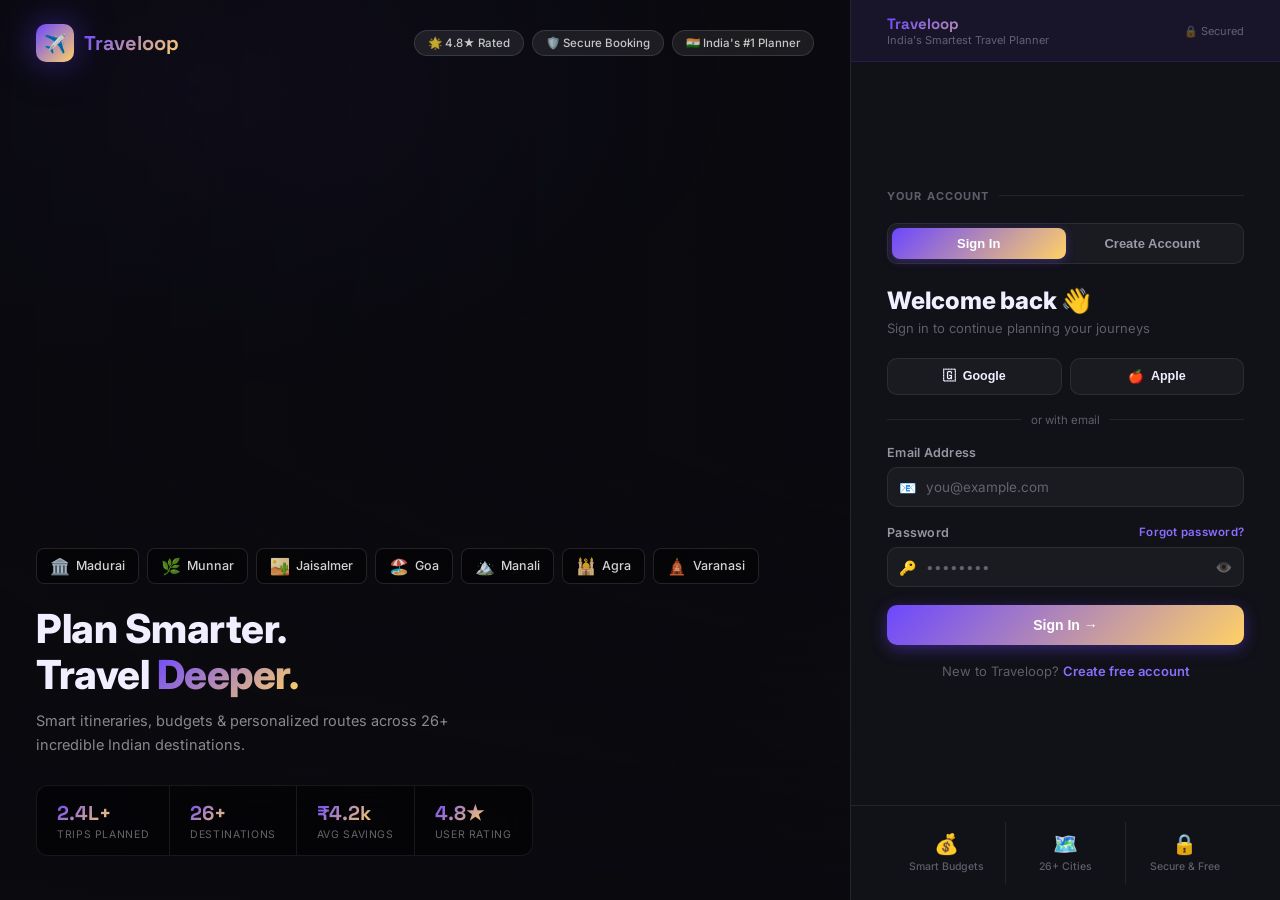
<file: index.html>
<!DOCTYPE html>
<html lang="en">
<head>
  <meta charset="UTF-8"><meta name="viewport" content="width=device-width,initial-scale=1.0">
  <title>Traveloop — Plan Your India</title>
  <meta name="description" content="Traveloop: India's smartest travel planning platform. Book trips, itineraries & more.">
  <link rel="stylesheet" href="globals.css">
  <style>
    body { display:flex; min-height:100vh; overflow:hidden; }

    /* ══════════════════════════════════════════
       HERO / LEFT PANEL
    ══════════════════════════════════════════ */
    .hero-panel {
      flex:1; position:relative; overflow:hidden;
      display:flex; flex-direction:column;
    }

    /* Destination slideshow bg */
    .hero-bg {
      position:absolute; inset:0;
      background:url('https://images.unsplash.com/photo-1602216056096-3b40cc0c9944?w=1400&q=80&auto=format&fit=crop') center/cover;
      animation:bgZoom 18s ease-in-out infinite alternate;
    }
    @keyframes bgZoom { from{transform:scale(1)} to{transform:scale(1.06)} }
    .hero-overlay {
      position:absolute; inset:0;
      background:linear-gradient(to right, rgba(10,10,15,0.72) 0%, rgba(10,10,15,0.3) 100%),
                 linear-gradient(to top, rgba(10,10,15,0.95) 0%, transparent 50%);
    }

    /* Top nav bar feel */
    .hero-nav {
      position:relative; z-index:2;
      display:flex; align-items:center; justify-content:space-between;
      padding:24px 36px;
    }
    .hero-nav-logo { display:flex; align-items:center; gap:10px; text-decoration:none; }
    .hero-nav-logo-icon {
      width:38px; height:38px; border-radius:10px;
      background:var(--grad-main);
      display:flex; align-items:center; justify-content:center;
      font-size:18px; box-shadow:var(--glow-v);
    }
    .hero-nav-logo-text { font-family:'Space Grotesk',sans-serif; font-size:20px; font-weight:800; background:var(--grad-main); -webkit-background-clip:text; -webkit-text-fill-color:transparent; }

    /* Trust pills */
    .hero-trust { display:flex; gap:8px; }
    .trust-pill {
      background:rgba(255,255,255,0.08); backdrop-filter:blur(10px);
      border:1px solid rgba(255,255,255,0.12); border-radius:20px;
      padding:5px 13px; font-size:11.5px; font-weight:500; color:rgba(255,255,255,0.75);
    }

    /* Main hero content */
    .hero-body {
      position:relative; z-index:2; flex:1;
      display:flex; flex-direction:column; justify-content:flex-end;
      padding:0 36px 44px;
    }

    /* Destination tags strip (like MMT) */
    .dest-strip { display:flex; gap:8px; flex-wrap:wrap; margin-bottom:22px; }
    .dest-tag {
      display:flex; align-items:center; gap:6px;
      background:rgba(0,0,0,0.4); backdrop-filter:blur(12px);
      border:1px solid rgba(255,255,255,0.12); border-radius:8px;
      padding:7px 13px; font-size:12.5px; font-weight:500;
      text-decoration:none; color:rgba(255,255,255,0.82);
      transition:var(--transition); cursor:pointer;
    }
    .dest-tag:hover { background:rgba(108,71,255,0.25); border-color:rgba(108,71,255,0.5); color:#fff; }
    .dest-tag-icon { font-size:16px; }

    .hero-headline {
      font-size:40px; font-weight:800; line-height:1.14;
      margin-bottom:12px; letter-spacing:-0.5px;
    }
    .hero-headline .hl { background:var(--grad-main); -webkit-background-clip:text; -webkit-text-fill-color:transparent; }
    .hero-sub { font-size:14.5px; color:rgba(255,255,255,0.52); max-width:420px; line-height:1.65; margin-bottom:28px; }

    /* Stats row — MakeMyTrip style trust numbers */
    .hero-stats-row { display:flex; gap:0; }
    .hero-stat {
      display:flex; flex-direction:column;
      padding:14px 20px;
      background:rgba(0,0,0,0.45); backdrop-filter:blur(14px);
      border:1px solid rgba(255,255,255,0.08);
    }
    .hero-stat:first-child { border-radius:12px 0 0 12px; }
    .hero-stat:last-child  { border-radius:0 12px 12px 0; }
    .hero-stat + .hero-stat { border-left:none; }
    .hero-stat-val { font-size:20px; font-weight:800; font-family:'Space Grotesk',sans-serif; color:#fff; }
    .hero-stat-val span { background:var(--grad-main); -webkit-background-clip:text; -webkit-text-fill-color:transparent; }
    .hero-stat-lbl { font-size:10.5px; color:rgba(255,255,255,0.38); margin-top:2px; text-transform:uppercase; letter-spacing:0.06em; }

    /* ══════════════════════════════════════════
       AUTH / RIGHT PANEL
    ══════════════════════════════════════════ */
    .auth-panel {
      width:430px; min-width:430px;
      background:var(--black2);
      display:flex; flex-direction:column;
      border-left:1px solid var(--border);
      position:relative; overflow-y:auto;
    }

    /* Brand strip top */
    .auth-brand-strip {
      background:rgba(108,71,255,0.08);
      border-bottom:1px solid rgba(108,71,255,0.15);
      padding:14px 36px;
      display:flex; align-items:center; justify-content:space-between;
    }
    .auth-brand-name { font-family:'Space Grotesk',sans-serif; font-size:15px; font-weight:700; background:var(--grad-main); -webkit-background-clip:text; -webkit-text-fill-color:transparent; }
    .auth-brand-tag { font-size:11px; color:var(--text-muted); }

    .auth-body { flex:1; display:flex; align-items:center; justify-content:center; padding:36px; }
    .auth-card { width:100%; }

    /* Section label like MMT's "Login or Create Account" */
    .auth-section-lbl {
      font-size:11px; font-weight:700; letter-spacing:0.1em; text-transform:uppercase;
      color:var(--text-muted); margin-bottom:20px;
      display:flex; align-items:center; gap:10px;
    }
    .auth-section-lbl::after { content:''; flex:1; height:1px; background:var(--border); }

    .auth-title { font-size:24px; font-weight:800; margin-bottom:5px; letter-spacing:-0.2px; }
    .auth-sub { font-size:13px; color:var(--text-muted); margin-bottom:22px; }

    .tab-indicator {
      display:flex; background:var(--card);
      border:1px solid var(--border); border-radius:var(--radius-sm);
      padding:4px; margin-bottom:22px;
    }
    .tab-indicator button {
      flex:1; padding:8px; border-radius:8px; font-size:13px; font-weight:600;
      cursor:pointer; border:none; background:none; color:var(--text-secondary); transition:var(--transition);
    }
    .tab-indicator button.active { background:var(--grad-main); color:#fff; box-shadow:0 2px 10px rgba(108,71,255,0.35); }

    .social-btns { display:grid; grid-template-columns:1fr 1fr; gap:8px; margin-bottom:18px; }
    .social-btn {
      display:flex; align-items:center; justify-content:center; gap:7px;
      padding:10px; border-radius:var(--radius-sm); background:rgba(255,255,255,0.04);
      border:1px solid var(--border); font-size:12.5px; font-weight:600; cursor:pointer;
      transition:var(--transition); color:var(--text-primary);
    }
    .social-btn:hover { background:rgba(108,71,255,0.08); border-color:var(--border-v); }

    .or-divider { display:flex; align-items:center; gap:10px; margin-bottom:18px; }
    .or-divider span { font-size:11.5px; color:var(--text-muted); white-space:nowrap; }
    .or-divider::before,.or-divider::after { content:''; flex:1; height:1px; background:var(--border); }

    .forgot-link { font-size:11.5px; color:var(--violet-l); text-decoration:none; float:right; }
    .forgot-link:hover { text-decoration:underline; }
    .auth-switch { text-align:center; margin-top:18px; font-size:13px; color:var(--text-muted); }
    .auth-switch a { color:var(--violet-l); font-weight:600; text-decoration:none; cursor:pointer; }
    .auth-switch a:hover { text-decoration:underline; }

    .input-wrap { position:relative; }
    .input-icon { position:absolute; left:12px; top:50%; transform:translateY(-50%); font-size:14px; }
    .input-wrap .form-input { padding-left:38px; }
    .pass-toggle { position:absolute; right:12px; top:50%; transform:translateY(-50%); background:none; border:none; color:var(--text-muted); cursor:pointer; font-size:14px; transition:var(--transition); }
    .pass-toggle:hover { color:var(--text-primary); }

    .error-msg {
      background:rgba(239,68,68,0.08); border:1px solid rgba(239,68,68,0.25);
      border-radius:var(--radius-sm); padding:9px 13px; font-size:12px; color:#f87171;
      margin-bottom:13px; display:none;
    }

    .submit-btn {
      width:100%; justify-content:center; margin-top:4px;
      background:var(--grad-main); color:#fff; font-size:14px; font-weight:700;
      padding:12px; border-radius:var(--radius-sm); border:none; cursor:pointer;
      transition:var(--transition); box-shadow:0 4px 16px rgba(108,71,255,0.4);
      display:flex; align-items:center; gap:8px;
    }
    .submit-btn:hover { transform:translateY(-2px); box-shadow:0 8px 26px rgba(108,71,255,0.52); }
    .submit-btn:disabled { opacity:0.6; cursor:not-allowed; transform:none; }

    /* Bottom perks strip — like MMT's "Why us" */
    .auth-perks {
      border-top:1px solid var(--border);
      padding:16px 36px;
      display:flex; gap:0;
    }
    .auth-perk {
      flex:1; text-align:center;
      padding:10px 8px;
      border-right:1px solid var(--border);
    }
    .auth-perk:last-child { border-right:none; }
    .auth-perk-icon { font-size:20px; margin-bottom:4px; }
    .auth-perk-lbl { font-size:10.5px; color:var(--text-muted); font-weight:500; line-height:1.3; }

    @media(max-width:900px){ .hero-panel{display:none;} .auth-panel{width:100%;min-width:unset;} }
  </style>
</head>
<body>
<div class="bg-mesh"></div>

<!-- ═══ HERO PANEL ═══ -->
<div class="hero-panel">
  <div class="hero-bg"></div>
  <div class="hero-overlay"></div>

  <!-- Nav -->
  <div class="hero-nav">
    <a class="hero-nav-logo" href="index.html">
      <div class="hero-nav-logo-icon">✈️</div>
      <div class="hero-nav-logo-text">Traveloop</div>
    </a>
    <div class="hero-trust">
      <div class="trust-pill">🌟 4.8★ Rated</div>
      <div class="trust-pill">🛡️ Secure Booking</div>
      <div class="trust-pill">🇮🇳 India's #1 Planner</div>
    </div>
  </div>

  <!-- Body -->
  <div class="hero-body">
    <!-- Popular destinations strip -->
    <div class="dest-strip">
      <div class="dest-tag"><span class="dest-tag-icon">🏛️</span> Madurai</div>
      <div class="dest-tag"><span class="dest-tag-icon">🌿</span> Munnar</div>
      <div class="dest-tag"><span class="dest-tag-icon">🏜️</span> Jaisalmer</div>
      <div class="dest-tag"><span class="dest-tag-icon">🏖️</span> Goa</div>
      <div class="dest-tag"><span class="dest-tag-icon">🏔️</span> Manali</div>
      <div class="dest-tag"><span class="dest-tag-icon">🕌</span> Agra</div>
      <div class="dest-tag"><span class="dest-tag-icon">🛕</span> Varanasi</div>
    </div>

    <div class="hero-headline">
      Plan Smarter.<br>Travel <span class="hl">Deeper.</span>
    </div>
    <div class="hero-sub">
      Smart itineraries, budgets & personalized routes across 26+ incredible Indian destinations.
    </div>

    <!-- Stats row -->
    <div class="hero-stats-row">
      <div class="hero-stat">
        <div class="hero-stat-val"><span>2.4L+</span></div>
        <div class="hero-stat-lbl">Trips Planned</div>
      </div>
      <div class="hero-stat">
        <div class="hero-stat-val"><span>26+</span></div>
        <div class="hero-stat-lbl">Destinations</div>
      </div>
      <div class="hero-stat">
        <div class="hero-stat-val"><span>₹4.2k</span></div>
        <div class="hero-stat-lbl">Avg Savings</div>
      </div>
      <div class="hero-stat">
        <div class="hero-stat-val"><span>4.8★</span></div>
        <div class="hero-stat-lbl">User Rating</div>
      </div>
    </div>
  </div>
</div>

<!-- ═══ AUTH PANEL ═══ -->
<div class="auth-panel">

  <!-- Brand strip -->
  <div class="auth-brand-strip">
    <div>
      <div class="auth-brand-name">Traveloop</div>
      <div class="auth-brand-tag">India's Smartest Travel Planner</div>
    </div>
    <div style="font-size:11px;color:var(--text-muted);text-align:right">
      <div>🔒 Secured</div>
    </div>
  </div>

  <div class="auth-body">
    <div class="auth-card">
      <div class="auth-section-lbl">Your Account</div>

      <div class="tab-indicator">
        <button class="active" id="tab-login" onclick="switchTab('login')">Sign In</button>
        <button id="tab-signup" onclick="switchTab('signup')">Create Account</button>
      </div>

      <!-- ── LOGIN ── -->
      <div id="form-login">
        <div class="auth-title">Welcome back 👋</div>
        <div class="auth-sub">Sign in to continue planning your journeys</div>

        <div class="social-btns">
          <button class="social-btn" onclick="showToast('Google login — UI demo','success')"><span>🇬</span> Google</button>
          <button class="social-btn" onclick="showToast('Apple login — UI demo','success')"><span>🍎</span> Apple</button>
        </div>
        <div class="or-divider"><span>or with email</span></div>

        <div id="login-error" class="error-msg"></div>
        <form onsubmit="handleLogin(event)">
          <div class="form-group">
            <label class="form-label">Email Address</label>
            <div class="input-wrap">
              <span class="input-icon">📧</span>
              <input type="email" id="login-email" class="form-input" placeholder="you@example.com" required>
            </div>
          </div>
          <div class="form-group">
            <label class="form-label">Password <a href="#" class="forgot-link" onclick="showToast('Reset link sent!','success')">Forgot password?</a></label>
            <div class="input-wrap">
              <span class="input-icon">🔑</span>
              <input type="password" id="login-password" class="form-input" placeholder="••••••••" required>
              <button type="button" class="pass-toggle" onclick="togglePass('login-password',this)">👁️</button>
            </div>
          </div>
          <button type="submit" class="submit-btn" id="login-btn">Sign In →</button>
        </form>
        <div class="auth-switch">New to Traveloop? <a onclick="switchTab('signup')">Create free account</a></div>
      </div>

      <!-- ── SIGNUP ── -->
      <div id="form-signup" style="display:none">
        <div class="auth-title">Join Traveloop ✈️</div>
        <div class="auth-sub">Create your free account and start exploring India</div>
        <div id="signup-error" class="error-msg"></div>
        <form onsubmit="handleSignup(event)">
          <div class="form-group">
            <label class="form-label">Full Name</label>
            <div class="input-wrap">
              <span class="input-icon">👤</span>
              <input type="text" id="signup-name" class="form-input" placeholder="Your name" required>
            </div>
          </div>
          <div class="form-group">
            <label class="form-label">Email Address</label>
            <div class="input-wrap">
              <span class="input-icon">📧</span>
              <input type="email" id="signup-email" class="form-input" placeholder="you@example.com" required>
            </div>
          </div>
          <div class="form-group">
            <label class="form-label">Password</label>
            <div class="input-wrap">
              <span class="input-icon">🔑</span>
              <input type="password" id="signup-password" class="form-input" placeholder="Min. 6 characters" required minlength="6">
              <button type="button" class="pass-toggle" onclick="togglePass('signup-password',this)">👁️</button>
            </div>
          </div>
          <button type="submit" class="submit-btn">Create Account →</button>
        </form>
        <div class="auth-switch">Already have an account? <a onclick="switchTab('login')">Sign in</a></div>
      </div>
    </div>
  </div>

  <!-- Perks strip -->
  <div class="auth-perks">
    <div class="auth-perk">
      <div class="auth-perk-icon">💰</div>
      <div class="auth-perk-lbl">Smart Budgets</div>
    </div>
    <div class="auth-perk">
      <div class="auth-perk-icon">🗺️</div>
      <div class="auth-perk-lbl">26+ Cities</div>
    </div>
    <div class="auth-perk">
      <div class="auth-perk-icon">🔒</div>
      <div class="auth-perk-lbl">Secure & Free</div>
    </div>
  </div>
</div>

<div class="toast-container" id="toast-container"></div>
<script src="db.js"></script>
<script>
  document.addEventListener('DOMContentLoaded', () => {
    seedData();
    if(Auth.currentUser()) window.location.href='dashboard.html';
  });

  function switchTab(t) {
    document.getElementById('form-login').style.display  = t==='login'  ? 'block' : 'none';
    document.getElementById('form-signup').style.display = t==='signup' ? 'block' : 'none';
    document.getElementById('tab-login').className  = t==='login'  ? 'active' : '';
    document.getElementById('tab-signup').className = t==='signup' ? 'active' : '';
  }

  function togglePass(id, btn) {
    const inp = document.getElementById(id);
    inp.type = inp.type==='password' ? 'text' : 'password';
    btn.textContent = inp.type==='password' ? '👁️' : '🙈';
  }

  function handleLogin(e) {
    e.preventDefault();
    const btn = document.getElementById('login-btn');
    btn.textContent = 'Signing in…'; btn.disabled = true;
    setTimeout(() => {
      const email    = document.getElementById('login-email').value.trim();
      const password = document.getElementById('login-password').value;
      const user = Auth.login(email, password);
      if(user) { Auth.setUser(user); window.location.href='dashboard.html'; }
      else {
        const err = document.getElementById('login-error');
        err.textContent = 'Invalid email or password. Please try again.';
        err.style.display = 'block';
        btn.textContent = 'Sign In →'; btn.disabled = false;
      }
    }, 800);
  }

  function handleSignup(e) {
    e.preventDefault();
    const name     = document.getElementById('signup-name').value.trim();
    const email    = document.getElementById('signup-email').value.trim();
    const password = document.getElementById('signup-password').value;
    const user = Auth.register(name, email, password);
    if(user) { Auth.setUser(user); window.location.href='dashboard.html'; }
    else {
      const err = document.getElementById('signup-error');
      err.textContent = 'Email already registered. Please sign in instead.';
      err.style.display = 'block';
    }
  }
</script>
</body>
</html>
</file>
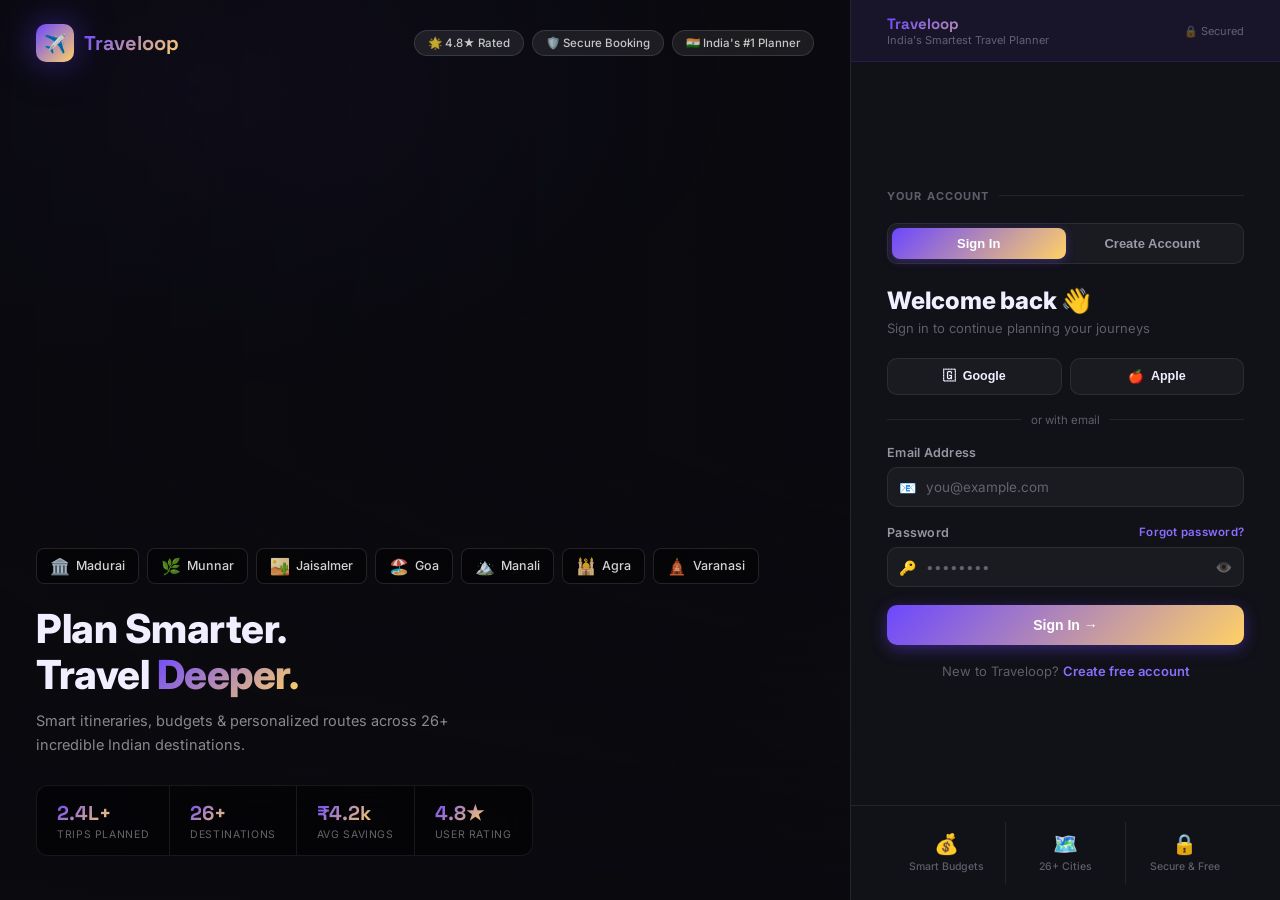
<file: activities.html>
<!DOCTYPE html>
<html lang="en">
<head>
  <meta charset="UTF-8"><meta name="viewport" content="width=device-width,initial-scale=1.0">
  <title>Activities | Traveloop</title>
  <link rel="stylesheet" href="globals.css">
  <style>
    .act-hero { background:var(--grad-hero); border-radius:var(--radius-lg); padding:32px; margin-bottom:24px; border:1px solid rgba(34,211,238,0.2); position:relative; overflow:hidden; }
    .act-hero::before { content:'🎯'; position:absolute; right:32px; top:50%; transform:translateY(-50%); font-size:120px; opacity:0.07; }
    .filter-sidebar { position:sticky; top:80px; }
    .filter-block { background:var(--card); border:1px solid var(--border); border-radius:var(--radius); padding:20px; margin-bottom:16px; }
    .filter-block-title { font-size:13px; font-weight:700; margin-bottom:14px; display:flex; align-items:center; gap:8px; }
    .filter-option { display:flex; align-items:center; gap:10px; padding:8px 10px; border-radius:var(--radius-sm); cursor:pointer; transition:var(--transition); }
    .filter-option:hover { background:rgba(139,92,246,0.08); }
    .filter-option input[type=checkbox] { accent-color:var(--purple); width:15px; height:15px; }
    .filter-option label { font-size:13px; cursor:pointer; flex:1; }
    .price-range { display:flex; gap:8px; align-items:center; }
    .price-input { width:100%; background:rgba(255,255,255,0.05); border:1px solid var(--border); border-radius:8px; color:var(--text-primary); font-size:13px; padding:8px 12px; outline:none; }
    .price-input:focus { border-color:var(--purple); }

    .act-card-grid { display:grid; grid-template-columns:repeat(auto-fill,minmax(300px,1fr)); gap:20px; }
    .act-card { background:var(--card); border:1px solid var(--border); border-radius:var(--radius); padding:20px; transition:var(--transition); position:relative; overflow:hidden; }
    .act-card::before { content:''; position:absolute; top:0; right:0; width:100px; height:100px; border-radius:50%; transform:translate(30px,-30px); }
    .act-card:hover { transform:translateY(-4px); box-shadow:var(--glow-card); border-color:var(--border-bright); }
    .act-card-icon { font-size:40px; margin-bottom:12px; display:block; }
    .act-card-name { font-size:16px; font-weight:700; margin-bottom:6px; }
    .act-card-cat { display:inline-flex; align-items:center; gap:5px; margin-bottom:10px; }
    .act-card-meta { display:flex; gap:12px; flex-wrap:wrap; font-size:12px; color:var(--text-muted); margin-bottom:14px; }
    .act-card-rating { display:flex; align-items:center; gap:4px; }
    .stars { color:#f59e0b; }
    .act-card-footer { display:flex; align-items:center; justify-content:space-between; }
    .act-price { font-size:18px; font-weight:800; }
    .add-act-btn { border-radius:10px; }
    .add-act-btn.added { background:rgba(52,211,153,0.15) !important; color:#34d399 !important; border-color:rgba(52,211,153,0.4) !important; }

    .acts-layout { display:grid; grid-template-columns:260px 1fr; gap:24px; align-items:start; }
    @media(max-width:900px){ .acts-layout{grid-template-columns:1fr;} .filter-sidebar{position:static;} }
  </style>
</head>
<body>
<div class="bg-mesh"></div>
<div id="nav-placeholder"></div>
<div class="page-layout">
  <div id="topbar-placeholder"></div>
  <div class="page-content">

    <div class="act-hero">
      <div style="font-size:13px;color:var(--cyan);font-weight:600;letter-spacing:0.05em;margin-bottom:6px">🎯 ACTIVITIES</div>
      <div style="font-size:24px;font-weight:800;margin-bottom:8px">Find <span class="gradient-text">Experiences</span> Across India</div>
      <div style="font-size:14px;color:var(--text-muted);margin-bottom:18px">18 curated activities — from desert safaris to temple tours</div>
      <div style="display:flex;gap:12px;align-items:center;flex-wrap:wrap">
        <input type="text" id="act-search" class="form-input" style="max-width:320px" placeholder="🔍 Search activities…" oninput="applyFilters()">
        <div class="badge badge-cyan" id="act-count">18 activities</div>
      </div>
    </div>

    <div class="acts-layout">
      <!-- FILTERS -->
      <div class="filter-sidebar">
        <div class="filter-block">
          <div class="filter-block-title">🏷️ Category</div>
          <div id="cat-filters"></div>
        </div>
        <div class="filter-block">
          <div class="filter-block-title">⏱️ Duration</div>
          <div class="filter-option"><input type="radio" name="dur" value="all" id="dur-all" checked onchange="applyFilters()"><label for="dur-all">Any duration</label></div>
          <div class="filter-option"><input type="radio" name="dur" value="short" id="dur-s" onchange="applyFilters()"><label for="dur-s">Short (&lt;3h)</label></div>
          <div class="filter-option"><input type="radio" name="dur" value="half" id="dur-h" onchange="applyFilters()"><label for="dur-h">Half day (3-5h)</label></div>
          <div class="filter-option"><input type="radio" name="dur" value="full" id="dur-f" onchange="applyFilters()"><label for="dur-f">Full day (5h+)</label></div>
        </div>
        <div class="filter-block">
          <div class="filter-block-title">💰 Max Budget (₹)</div>
          <div class="price-range">
            <input type="number" id="max-price" class="price-input" placeholder="e.g. 2000" onchange="applyFilters()">
          </div>
          <div style="font-size:11px;color:var(--text-muted);margin-top:8px">Leave blank for no limit</div>
        </div>
        <button onclick="resetFilters()" class="btn btn-ghost btn-sm" style="width:100%;justify-content:center;margin-top:4px">Reset Filters</button>
      </div>

      <!-- GRID -->
      <div id="acts-grid" class="act-card-grid"></div>
    </div>
  </div>
</div>
<div class="toast-container" id="toast-container"></div>
<script src="db.js"></script>
<script>
const CAT_COLORS={Adventure:'var(--purple)',Culture:'var(--cyan)',Nature:'#34d399',Food:'#fb923c',Wildlife:'#f59e0b',Shopping:'#ec4899',Wellness:'#a78bfa'};
let activeCats=new Set(), addedActivities=new Set();

document.addEventListener('DOMContentLoaded',()=>{
  if(!Auth.require()) return;
  seedData();
  document.getElementById('nav-placeholder').innerHTML=buildNav('activities');
  document.getElementById('topbar-placeholder').innerHTML=buildTopbar('Activities');
  renderCatFilters();
  applyFilters();
});

function renderCatFilters() {
  const cats=[...new Set(ACTIVITIES.map(a=>a.category))];
  document.getElementById('cat-filters').innerHTML=cats.map(c=>`
    <div class="filter-option">
      <input type="checkbox" id="cat-${c}" value="${c}" onchange="toggleCat('${c}')">
      <label for="cat-${c}" style="display:flex;align-items:center;gap:6px;width:100%">
        <div style="width:8px;height:8px;border-radius:50%;background:${CAT_COLORS[c]||'var(--purple)'}"></div>${c}
      </label>
    </div>`).join('');
}

function toggleCat(cat) {
  if(activeCats.has(cat)) activeCats.delete(cat);
  else activeCats.add(cat);
  applyFilters();
}

function applyFilters() {
  let acts=[...ACTIVITIES];
  const q=document.getElementById('act-search').value.toLowerCase();
  const dur=document.querySelector('input[name=dur]:checked')?.value||'all';
  const maxP=parseInt(document.getElementById('max-price').value)||Infinity;
  if(q) acts=acts.filter(a=>a.name.toLowerCase().includes(q)||a.category.toLowerCase().includes(q));
  if(activeCats.size) acts=acts.filter(a=>activeCats.has(a.category));
  if(dur==='short') acts=acts.filter(a=>a.duration<3);
  else if(dur==='half') acts=acts.filter(a=>a.duration>=3&&a.duration<=5);
  else if(dur==='full') acts=acts.filter(a=>a.duration>5);
  if(maxP<Infinity) acts=acts.filter(a=>a.cost<=maxP);
  document.getElementById('act-count').textContent=`${acts.length} activities`;
  renderActs(acts);
}

function resetFilters() {
  activeCats.clear();
  document.querySelectorAll('#cat-filters input').forEach(i=>i.checked=false);
  document.getElementById('act-search').value='';
  document.getElementById('dur-all').checked=true;
  document.getElementById('max-price').value='';
  applyFilters();
}

function renderActs(acts) {
  const grid=document.getElementById('acts-grid');
  if(!acts.length){
    grid.innerHTML=`<div class="empty-state" style="grid-column:1/-1"><div class="empty-icon">🎯</div><div class="empty-title">No activities found</div><div class="empty-sub">Try different filters</div></div>`;
    return;
  }
  const stars=(r)=>'★'.repeat(Math.round(r))+'☆'.repeat(5-Math.round(r));
  grid.innerHTML=acts.map(a=>{
    const color=CAT_COLORS[a.category]||'var(--purple)';
    const isAdded=addedActivities.has(a.id);
    return `<div class="act-card" style="--act-color:${color}">
      <span class="act-card-icon">${a.icon}</span>
      <div class="act-card-name">${a.name}</div>
      <div class="act-card-cat"><span class="badge" style="background:${color}22;color:${color};border-color:${color}44">${a.category}</span></div>
      <div class="act-card-meta">
        <span>⏱️ ${a.duration}h</span>
        <div class="act-card-rating"><span class="stars">${stars(a.rating)}</span><span style="margin-left:4px">${a.rating}</span></div>
      </div>
      <div class="act-card-footer">
        <div class="act-price ${a.cost===0?'gradient-text':''}">${a.cost===0?'Free':'₹'+a.cost.toLocaleString('en-IN')}</div>
        <button id="act-btn-${a.id}" onclick="addToItinerary('${a.id}')" class="btn btn-primary btn-sm add-act-btn ${isAdded?'added':''}">${isAdded?'✓ Added':'+ Add to Trip'}</button>
      </div>
    </div>`;
  }).join('');
}

function addToItinerary(actId) {
  const trips=DB.where('trips',t=>t.userId===Auth.currentUser().id&&t.status==='upcoming');
  if(!trips.length){ showToast('Create a trip first!','error'); setTimeout(()=>window.location.href='create-trip.html',1500); return; }
  const trip=trips[0];
  const stops=DB.where('stops',s=>s.tripId===trip.id);
  if(!stops.length){ showToast('Add cities to your trip first!','error'); setTimeout(()=>window.location.href=`itinerary.html?id=${trip.id}`,1500); return; }
  const stop=stops[0]; const act=ACTIVITIES.find(a=>a.id===actId);
  if((stop.activities||[]).includes(actId)){ showToast(`${act.name} already added!`,'error'); return; }
  DB.update('stops',stop.id,{activities:[...(stop.activities||[]),actId],activityCost:(stop.activityCost||0)+act.cost});
  addedActivities.add(actId);
  const btn=document.getElementById(`act-btn-${actId}`);
  if(btn){ btn.textContent='✓ Added'; btn.classList.add('added'); }
  showToast(`${act.name} added to "${trip.name}" ✅`);
}
</script>
</body>
</html>
</file>
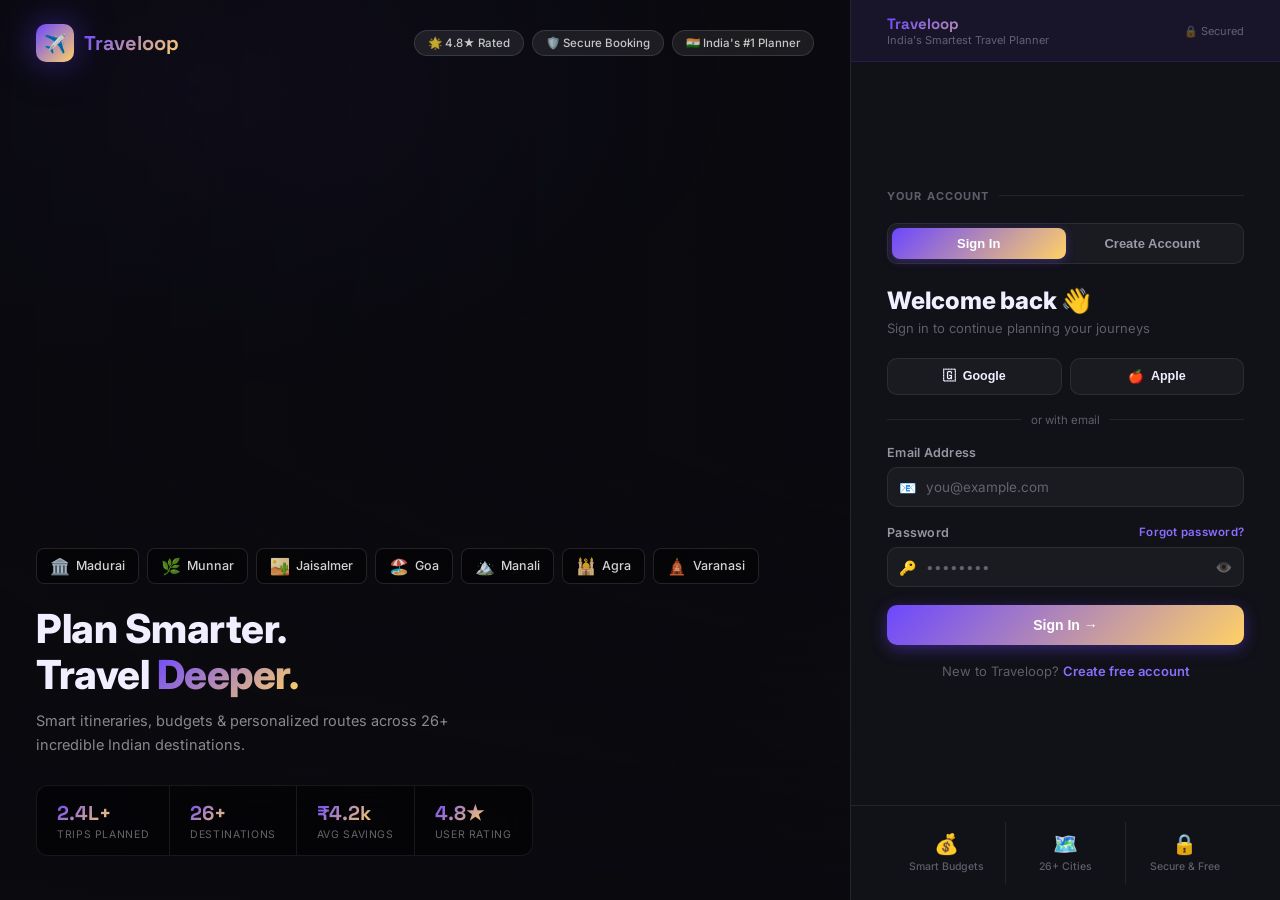
<file: checklist.html>
<!DOCTYPE html>
<html lang="en">
<head>
  <meta charset="UTF-8"><meta name="viewport" content="width=device-width,initial-scale=1.0">
  <title>Packing List | Traveloop</title>
  <link rel="stylesheet" href="globals.css">
  <style>
    .checklist-layout { display:grid; grid-template-columns:300px 1fr; gap:24px; align-items:start; }
    .progress-ring-wrap { display:flex; flex-direction:column; align-items:center; gap:8px; padding:28px; }
    .ring-svg { transform:rotate(-90deg); }
    .ring-bg { fill:none; stroke:var(--border); stroke-width:8; }
    .ring-fill { fill:none; stroke-width:8; stroke-linecap:round; transition:stroke-dashoffset 0.8s ease; }
    .ring-text { position:absolute; top:50%; left:50%; transform:translate(-50%,-50%); text-align:center; }
    .ring-pct { font-size:28px; font-weight:800; font-family:'Space Grotesk',sans-serif; }
    .ring-lbl { font-size:11px; color:var(--text-muted); }
    .ring-wrap { position:relative; display:inline-flex; }

    .cat-block { margin-bottom:28px; }
    .cat-header { display:flex; align-items:center; gap:12px; margin-bottom:14px; padding:10px 14px; background:var(--grad-card); border-radius:var(--radius-sm); border:1px solid rgba(139,92,246,0.2); }
    .cat-title { font-size:14px; font-weight:700; flex:1; }
    .cat-count { font-size:12px; color:var(--text-muted); }
    .check-item { display:flex; align-items:center; gap:12px; padding:12px 14px; background:var(--card); border:1px solid var(--border); border-radius:var(--radius-sm); margin-bottom:8px; transition:var(--transition); cursor:pointer; user-select:none; }
    .check-item:hover { border-color:var(--border-bright); background:var(--card-hover); }
    .check-item.packed { opacity:0.55; }
    .check-item.packed .item-name { text-decoration:line-through; }
    .check-box { width:22px; height:22px; border-radius:6px; border:2px solid var(--border); display:flex; align-items:center; justify-content:center; flex-shrink:0; transition:var(--transition); background:transparent; }
    .check-item.packed .check-box { background:var(--grad-main); border-color:transparent; box-shadow:0 2px 8px rgba(139,92,246,0.3); }
    .check-icon { font-size:16px; opacity:0; transition:var(--transition); }
    .check-item.packed .check-icon { opacity:1; }
    .item-name { font-size:14px; font-weight:500; transition:var(--transition); }
    .del-btn { margin-left:auto; background:none; border:none; color:var(--text-muted); cursor:pointer; font-size:16px; opacity:0; transition:var(--transition); }
    .check-item:hover .del-btn { opacity:1; }
    .del-btn:hover { color:#f87171; }

    .add-item-form { display:flex; gap:8px; margin-top:8px; }
    .add-item-form input { flex:1; }
    .add-item-form select { width:140px; }

    .stat-pills { display:flex; gap:10px; flex-wrap:wrap; margin-bottom:20px; }
    .stat-pill { background:var(--card); border:1px solid var(--border); border-radius:20px; padding:8px 16px; font-size:13px; }
    .stat-pill strong { font-weight:800; margin-right:4px; }

    @keyframes checkPop { 0%{transform:scale(1)} 50%{transform:scale(1.25)} 100%{transform:scale(1)} }
    .popped { animation:checkPop 0.25s ease; }
    @media(max-width:900px){ .checklist-layout{grid-template-columns:1fr;} }
  </style>
</head>
<body>
<div class="bg-mesh"></div>
<div id="nav-placeholder"></div>
<div class="page-layout">
  <div id="topbar-placeholder"></div>
  <div class="page-content">
    <div class="section-header" style="margin-bottom:16px">
      <div><div class="section-title">✅ Packing Checklist</div><div class="section-sub">Never forget essentials again</div></div>
      <div style="display:flex;gap:8px">
        <select id="trip-select" class="form-select" style="width:220px" onchange="loadChecklist(this.value)"><option value="">Select trip…</option></select>
        <button onclick="clearPacked()" class="btn btn-ghost btn-sm">Clear Packed</button>
      </div>
    </div>

    <div class="stat-pills" id="stat-pills">
      <div class="stat-pill"><strong class="gradient-text" id="sp-total">0</strong> Total items</div>
      <div class="stat-pill"><strong style="color:#34d399" id="sp-packed">0</strong> Packed</div>
      <div class="stat-pill"><strong style="color:#f87171" id="sp-left">0</strong> Remaining</div>
    </div>

    <div class="checklist-layout">
      <!-- LEFT -->
      <div>
        <div class="card" style="text-align:center;margin-bottom:16px">
          <div class="progress-ring-wrap">
            <div class="ring-wrap">
              <svg width="140" height="140" class="ring-svg">
                <circle class="ring-bg" cx="70" cy="70" r="56"/>
                <circle class="ring-fill" cx="70" cy="70" r="56" id="ring-circle" stroke="url(#ringGrad)" stroke-dasharray="351.86" stroke-dashoffset="351.86"/>
                <defs>
                  <linearGradient id="ringGrad" x1="0%" y1="0%" x2="100%" y2="0%">
                    <stop offset="0%" style="stop-color:#8b5cf6"/>
                    <stop offset="100%" style="stop-color:#22d3ee"/>
                  </linearGradient>
                </defs>
              </svg>
              <div class="ring-text">
                <div class="ring-pct gradient-text" id="ring-pct">0%</div>
                <div class="ring-lbl">Packed</div>
              </div>
            </div>
            <div style="font-size:14px;font-weight:600" id="ring-msg">Start packing! 🧳</div>
          </div>
        </div>

        <div class="card">
          <div style="font-size:14px;font-weight:700;margin-bottom:14px">➕ Add Item</div>
          <div class="add-item-form">
            <input type="text" id="new-item" class="form-input" placeholder="Item name…" onkeydown="if(event.key==='Enter')addItem()">
          </div>
          <div style="display:flex;gap:8px;margin-top:8px">
            <select id="new-cat" class="form-select" style="flex:1">
              <option value="Documents">📄 Documents</option>
              <option value="Clothes" selected>👕 Clothes</option>
              <option value="Electronics">📱 Electronics</option>
              <option value="Essentials">🧴 Essentials</option>
              <option value="Medicines">💊 Medicines</option>
              <option value="Other">📦 Other</option>
            </select>
            <button onclick="addItem()" class="btn btn-primary">Add</button>
          </div>
        </div>
      </div>

      <!-- RIGHT: CHECKLIST -->
      <div id="checklist-body">
        <div class="empty-state"><div class="empty-icon">🧳</div><div class="empty-title">Select a trip</div><div class="empty-sub">Choose a trip above to view its packing list</div></div>
      </div>
    </div>
  </div>
</div>
<div class="toast-container" id="toast-container"></div>
<script src="db.js"></script>
<script>
const CAT_ICONS={Documents:'📄',Clothes:'👕',Electronics:'📱',Essentials:'🧴',Medicines:'💊',Other:'📦'};
let currentTripId=null;

document.addEventListener('DOMContentLoaded',()=>{
  if(!Auth.require()) return;
  seedData();
  document.getElementById('nav-placeholder').innerHTML=buildNav('checklist');
  document.getElementById('topbar-placeholder').innerHTML=buildTopbar('Packing List');
  const user=Auth.currentUser();
  const trips=DB.where('trips',t=>t.userId===user.id);
  const sel=document.getElementById('trip-select');
  trips.forEach(t=>{ const o=document.createElement('option'); o.value=t.id; o.textContent=t.name; sel.appendChild(o); });
  const urlId=new URLSearchParams(location.search).get('id');
  if(urlId&&trips.find(t=>t.id===urlId)){ sel.value=urlId; loadChecklist(urlId); }
  else if(trips.length){ sel.value=trips[0].id; loadChecklist(trips[0].id); }
});

function loadChecklist(tripId) {
  currentTripId=tripId;
  if(!tripId) return;
  render();
}

function render() {
  const items=DB.where('checklist',c=>c.tripId===currentTripId);
  const packed=items.filter(i=>i.packed).length;
  const total=items.length;
  const pct=total?Math.round(packed/total*100):0;
  document.getElementById('sp-total').textContent=total;
  document.getElementById('sp-packed').textContent=packed;
  document.getElementById('sp-left').textContent=total-packed;
  document.getElementById('ring-pct').textContent=`${pct}%`;
  const circ=351.86; document.getElementById('ring-circle').style.strokeDashoffset=circ-(circ*pct/100);
  const msgs=['Start packing! 🧳','Good start! 📦','Keep going! 💪','Almost there! 🔥','You\'re ready! 🎉'];
  document.getElementById('ring-msg').textContent=msgs[Math.floor(pct/25)];

  const cats=[...new Set(items.map(i=>i.category))];
  if(!items.length){
    document.getElementById('checklist-body').innerHTML=`<div class="empty-state"><div class="empty-icon">✅</div><div class="empty-title">No items yet</div><div class="empty-sub">Add your first packing item on the left</div></div>`;
    return;
  }
  document.getElementById('checklist-body').innerHTML=Object.entries(
    items.reduce((acc,i)=>{ (acc[i.category]=acc[i.category]||[]).push(i); return acc; },{})
  ).map(([cat,catItems])=>`
    <div class="cat-block">
      <div class="cat-header">
        <span style="font-size:18px">${CAT_ICONS[cat]||'📦'}</span>
        <span class="cat-title">${cat}</span>
        <span class="cat-count">${catItems.filter(i=>i.packed).length}/${catItems.length}</span>
        <div class="progress-bar" style="width:80px;margin-left:8px"><div class="progress-fill" style="width:${catItems.length?Math.round(catItems.filter(i=>i.packed).length/catItems.length*100):0}%"></div></div>
      </div>
      ${catItems.map(item=>`
      <div class="check-item ${item.packed?'packed':''}" id="ci-${item.id}" onclick="toggleItem('${item.id}')">
        <div class="check-box"><span class="check-icon">✓</span></div>
        <span class="item-name">${item.item}</span>
        <button class="del-btn" onclick="event.stopPropagation();deleteItem('${item.id}')">🗑️</button>
      </div>`).join('')}
    </div>`).join('');
}

function toggleItem(id) {
  const item=DB.findById('checklist',id);
  if(!item) return;
  DB.update('checklist',id,{packed:!item.packed});
  const el=document.getElementById(`ci-${id}`);
  if(el){el.classList.toggle('packed');el.querySelector('.check-box').classList.add('popped');setTimeout(()=>el.querySelector('.check-box')?.classList.remove('popped'),300);}
  render();
  if(!item.packed) showToast('Item packed! ✅');
}

function deleteItem(id) {
  DB.delete('checklist',id);
  showToast('Item removed');
  render();
}

function addItem() {
  const name=document.getElementById('new-item').value.trim();
  const cat=document.getElementById('new-cat').value;
  if(!name){showToast('Enter an item name','error');return;}
  if(!currentTripId){showToast('Select a trip first','error');return;}
  DB.insert('checklist',{tripId:currentTripId,category:cat,item:name,packed:false});
  document.getElementById('new-item').value='';
  showToast(`${name} added to checklist ✅`);
  render();
}

function clearPacked() {
  const packed=DB.where('checklist',c=>c.tripId===currentTripId&&c.packed);
  packed.forEach(i=>DB.delete('checklist',i.id));
  showToast(`${packed.length} packed items cleared`);
  render();
}
</script>
</body>
</html>
</file>
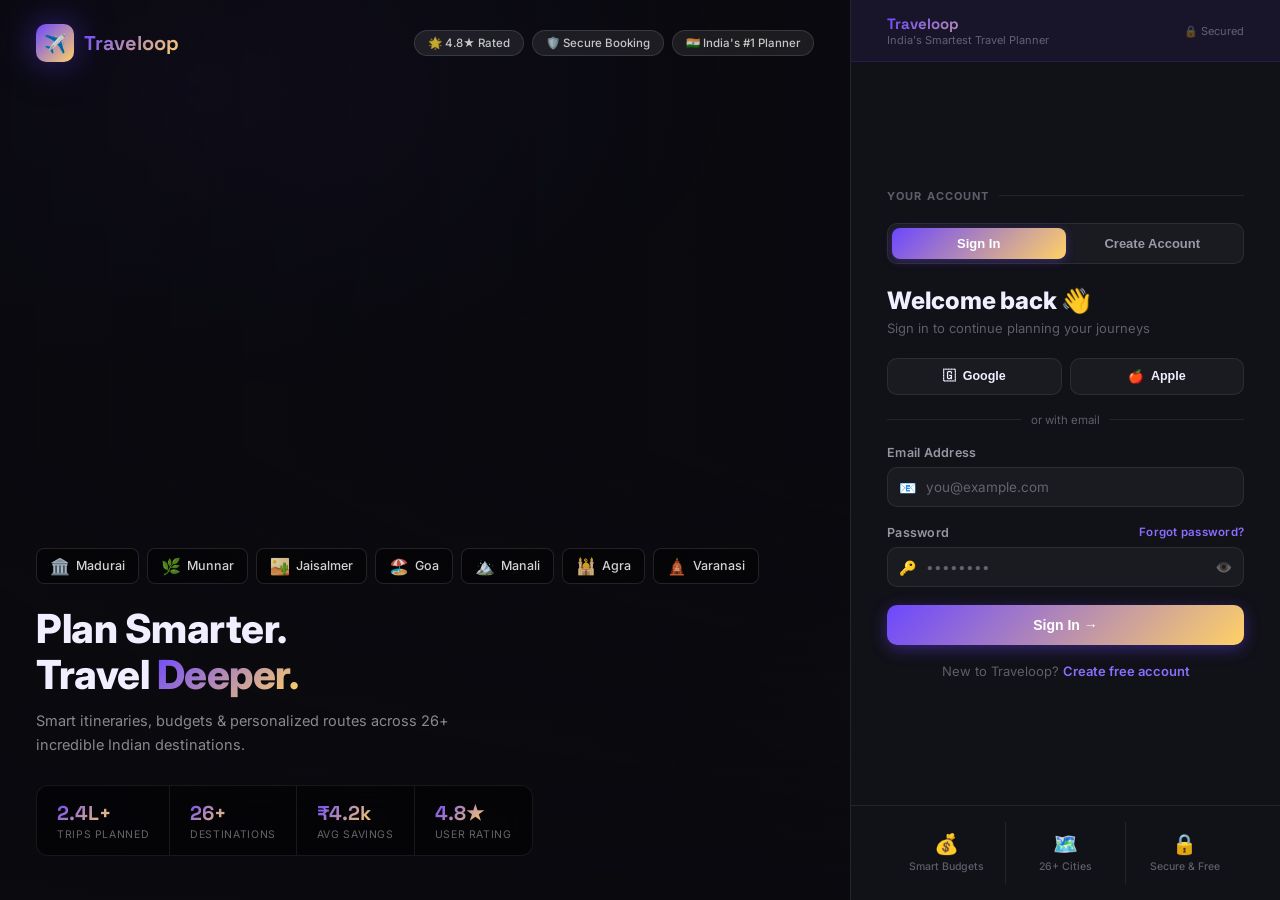
<file: city-search.html>
<!DOCTYPE html>
<html lang="en">
<head>
  <meta charset="UTF-8"><meta name="viewport" content="width=device-width,initial-scale=1.0">
  <title>Explore Cities | Traveloop</title>
  <link rel="stylesheet" href="globals.css">
  <style>
    .search-hero { background:var(--grad-hero); border-radius:var(--radius-lg); padding:36px; margin-bottom:28px; border:1px solid rgba(139,92,246,0.2); text-align:center; position:relative; overflow:hidden; }
    .search-hero::before { content:''; position:absolute; top:-40px; left:50%; transform:translateX(-50%); width:400px; height:200px; border-radius:50%; background:radial-gradient(circle,rgba(139,92,246,0.15),transparent); pointer-events:none; }
    .search-hero-title { font-size:28px; font-weight:800; margin-bottom:8px; }
    .search-bar-big { display:flex; align-items:center; gap:12px; background:rgba(255,255,255,0.07); backdrop-filter:blur(12px); border:1px solid rgba(255,255,255,0.15); border-radius:14px; padding:14px 20px; max-width:600px; margin:20px auto 0; }
    .search-bar-big input { flex:1; background:none; border:none; outline:none; color:var(--text-primary); font-size:16px; }
    .search-bar-big input::placeholder { color:rgba(255,255,255,0.4); }

    .filter-row { display:flex; align-items:center; gap:10px; flex-wrap:wrap; margin-bottom:24px; }
    .city-card-lg { border-radius:var(--radius); overflow:hidden; background:var(--card); border:1px solid var(--border); transition:var(--transition); cursor:pointer; }
    .city-card-lg:hover { transform:translateY(-4px); box-shadow:var(--glow-card); border-color:var(--border-bright); }
    .city-img { height:200px; position:relative; overflow:hidden; }
    .city-img img { width:100%; height:100%; object-fit:cover; transition:transform 0.5s ease; }
    .city-card-lg:hover .city-img img { transform:scale(1.06); }
    .city-img-overlay { position:absolute; inset:0; background:linear-gradient(to top,rgba(5,5,8,0.9),transparent 50%); }
    .city-img-tag { position:absolute; top:12px; left:12px; }
    .city-img-pop { position:absolute; top:12px; right:12px; background:rgba(0,0,0,0.6); backdrop-filter:blur(8px); border-radius:20px; padding:4px 10px; font-size:11px; font-weight:600; border:1px solid rgba(255,255,255,0.1); }
    .city-img-name { position:absolute; bottom:12px; left:14px; }
    .city-body { padding:16px; }
    .city-desc { font-size:13px; color:var(--text-secondary); margin-bottom:12px; line-height:1.5; }
    .city-footer { display:flex; align-items:center; justify-content:space-between; }
    .cost-indicator { display:flex; align-items:center; gap:4px; font-size:12px; color:var(--text-muted); }
    .cost-dot { width:8px; height:8px; border-radius:50%; }
    .pop-bar { width:80px; }
    @keyframes popIn { from{opacity:0;transform:scale(0.9) translateY(10px)} to{opacity:1;transform:scale(1) translateY(0)} }
    .city-card-lg { animation:popIn 0.4s ease both; }
  </style>
</head>
<body>
<div class="bg-mesh"></div>
<div id="nav-placeholder"></div>
<div class="page-layout">
  <div id="topbar-placeholder"></div>
  <div class="page-content">

    <div class="search-hero">
      <div style="font-size:13px;color:var(--cyan);font-weight:600;letter-spacing:0.05em;margin-bottom:8px">🌏 EXPLORE INDIA</div>
      <div class="search-hero-title">Discover Your Next <span class="gradient-text">Destination</span></div>
      <div style="font-size:14px;color:var(--text-muted)">26 handpicked cities across India, ready to explore</div>
      <div class="search-bar-big">
        <span style="font-size:20px">🔍</span>
        <input type="text" id="main-search" placeholder="Search cities, states, tags…" oninput="applyFilters()">
        <button onclick="applyFilters()" class="btn btn-primary btn-sm">Search</button>
      </div>
    </div>

    <div class="filter-row">
      <div style="font-size:13px;font-weight:600;color:var(--text-muted)">Filter:</div>
      <button class="chip active" onclick="setStateFilter('all',this)">🇮🇳 All India</button>
      <button class="chip" onclick="setStateFilter('Tamil Nadu',this)">🛕 Tamil Nadu</button>
      <button class="chip" onclick="setStateFilter('Kerala',this)">🌿 Kerala</button>
      <button class="chip" onclick="setStateFilter('Rajasthan',this)">🏰 Rajasthan</button>
      <button class="chip" onclick="setStateFilter('Goa',this)">🏖️ Goa</button>
      <button class="chip" onclick="setStateFilter('Himachal Pradesh',this)">🏔️ Himachal</button>
      <div style="margin-left:auto">
        <select onchange="setSortFilter(this.value)" class="form-select" style="width:140px;padding:7px 12px;font-size:12px">
          <option value="pop">Most Popular</option>
          <option value="cost-low">Lowest Cost</option>
          <option value="cost-high">Highest Cost</option>
          <option value="name">Name A-Z</option>
        </select>
      </div>
    </div>

    <div style="margin-bottom:12px;display:flex;align-items:center;gap:8px">
      <div class="badge badge-purple" id="result-count">26 cities</div>
      <div style="font-size:12px;color:var(--text-muted)" id="filter-info"></div>
    </div>

    <div class="grid-auto" id="cities-grid"></div>
  </div>
</div>
<div class="toast-container" id="toast-container"></div>
<script src="db.js"></script>
<script>
let stateFilter='all', sortFilter='pop', searchQ='';

document.addEventListener('DOMContentLoaded',()=>{
  if(!Auth.require()) return;
  seedData();
  document.getElementById('nav-placeholder').innerHTML=buildNav('cities');
  document.getElementById('topbar-placeholder').innerHTML=buildTopbar('Explore Cities');
  // Pre-fill search from URL
  const q=new URLSearchParams(location.search).get('q')||'';
  if(q){ document.getElementById('main-search').value=q; searchQ=q; }
  applyFilters();
});

function setStateFilter(state,btn) {
  stateFilter=state;
  document.querySelectorAll('.filter-row .chip').forEach(b=>b.classList.remove('active'));
  btn.classList.add('active');
  applyFilters();
}

function setSortFilter(s) { sortFilter=s; applyFilters(); }

function applyFilters() {
  searchQ=document.getElementById('main-search').value.toLowerCase().trim();
  let cities=[...CITIES];
  if(stateFilter!=='all') cities=cities.filter(c=>c.state===stateFilter);
  if(searchQ) cities=cities.filter(c=>c.name.toLowerCase().includes(searchQ)||c.state.toLowerCase().includes(searchQ)||c.tag.toLowerCase().includes(searchQ)||(c.desc||'').toLowerCase().includes(searchQ));
  if(sortFilter==='pop') cities.sort((a,b)=>b.pop-a.pop);
  else if(sortFilter==='cost-low') cities.sort((a,b)=>a.cost-b.cost);
  else if(sortFilter==='cost-high') cities.sort((a,b)=>b.cost-a.cost);
  else cities.sort((a,b)=>a.name.localeCompare(b.name));
  document.getElementById('result-count').textContent=`${cities.length} cities`;
  document.getElementById('filter-info').textContent=searchQ?`Results for "${searchQ}"`:stateFilter!=='all'?`Showing ${stateFilter}`:'';
  renderCities(cities);
}

function renderCities(cities) {
  const grid=document.getElementById('cities-grid');
  if(!cities.length){
    grid.innerHTML=`<div class="empty-state" style="grid-column:1/-1"><div class="empty-icon">🔍</div><div class="empty-title">No cities found</div><div class="empty-sub">Try a different search or filter</div></div>`;
    return;
  }
  const costBg=(cost)=>cost<2000?'#34d399':cost<3000?'#22d3ee':'#f87171';
  grid.innerHTML=cities.map((c,i)=>`
    <div class="city-card-lg" style="animation-delay:${i*0.04}s">
      <div class="city-img">
        <img src="${c.img}" alt="${c.name}" onerror="this.style.display='none'" loading="lazy">
        <div class="city-img-overlay"></div>
        <div class="city-img-tag"><span class="badge badge-purple">${c.tag}</span></div>
        <div class="city-img-pop">⭐ ${c.pop}%</div>
        <div class="city-img-name">
          <div style="font-size:20px;font-weight:800">${c.name}</div>
          <div style="font-size:12px;color:rgba(255,255,255,0.6)">${c.state}</div>
        </div>
      </div>
      <div class="city-body">
        <div class="city-desc">${c.desc||'A beautiful destination in India.'}</div>
        <div style="margin-bottom:12px">
          <div style="font-size:11px;color:var(--text-muted);margin-bottom:4px">Popularity</div>
          <div class="progress-bar pop-bar" style="width:100%"><div class="progress-fill" style="width:${c.pop}%"></div></div>
        </div>
        <div class="city-footer">
          <div class="cost-indicator">
            <div class="cost-dot" style="background:${costBg(c.cost)}"></div>
            <span>Avg ₹${c.cost.toLocaleString('en-IN')}/day</span>
          </div>
          <div style="display:flex;gap:8px">
            <button onclick="addToTrip('${c.id}')" class="btn btn-primary btn-sm">+ Add to Trip</button>
            <a href="itinerary.html" class="btn btn-ghost btn-sm">🗺️</a>
          </div>
        </div>
      </div>
    </div>`).join('');
}

function addToTrip(cityId) {
  const trips=DB.where('trips',t=>t.userId===Auth.currentUser().id&&t.status==='upcoming');
  if(!trips.length){ showToast('Create a trip first!','error'); setTimeout(()=>window.location.href='create-trip.html',1200); return; }
  const city=CITIES.find(c=>c.id===cityId);
  const trip=trips[0];
  const existing=DB.where('stops',s=>s.tripId===trip.id&&s.cityId===cityId);
  if(existing.length){ showToast(`${city.name} already in "${trip.name}"!`,'error'); return; }
  DB.insert('stops',{tripId:trip.id,cityId,cityName:city.name,order:DB.where('stops',s=>s.tripId===trip.id).length,days:2,activities:[],hotelCost:city.cost*2,transportCost:Math.round(city.cost*0.3),foodCost:Math.round(city.cost*0.25)*2,activityCost:0});
  showToast(`${city.name} added to "${trip.name}" ✅`);
}
</script>
</body>
</html>
</file>
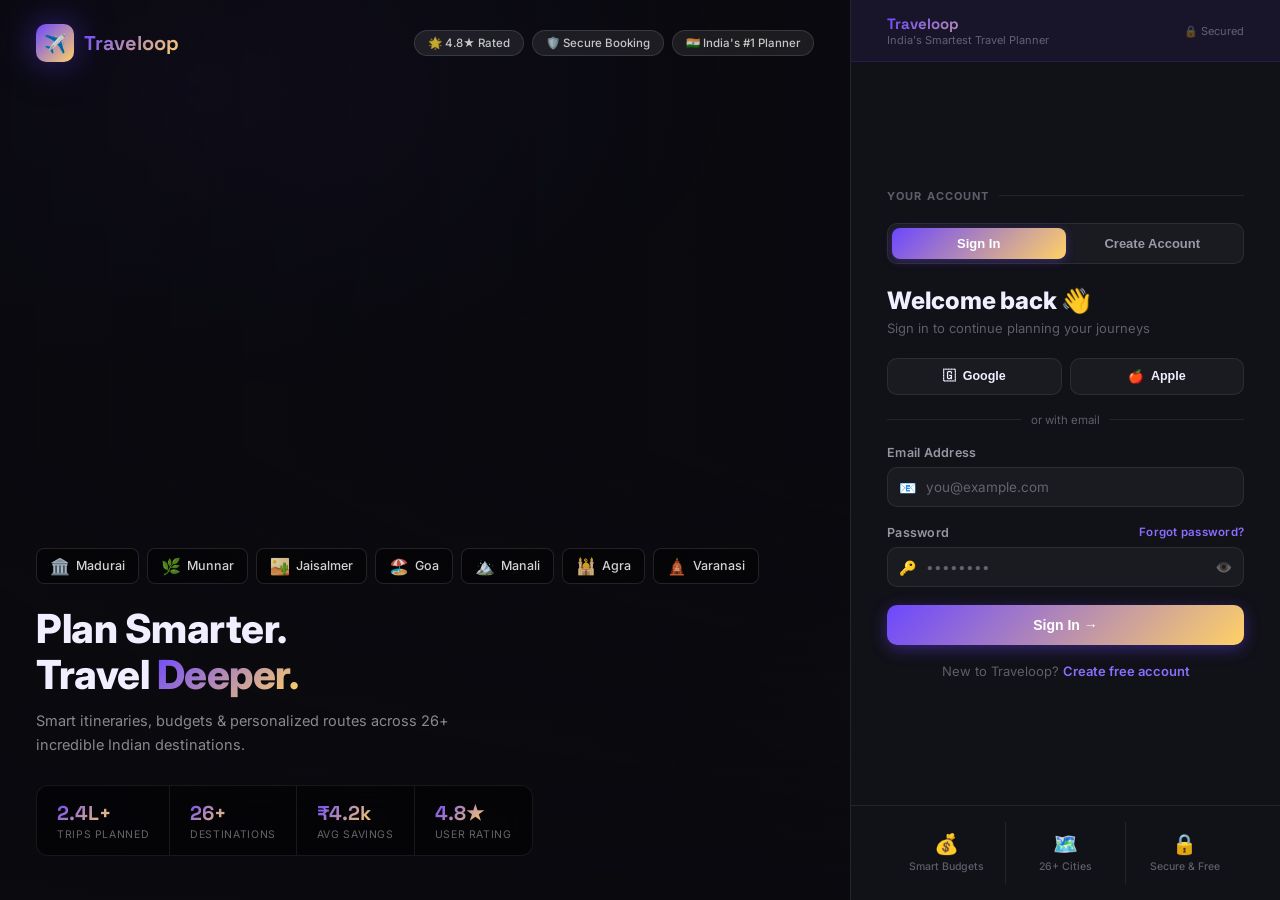
<file: create-trip.html>
<!DOCTYPE html>
<html lang="en">
<head>
  <meta charset="UTF-8"><meta name="viewport" content="width=device-width,initial-scale=1.0">
  <title>Plan a Trip | Traveloop</title>
  <link rel="stylesheet" href="globals.css">
  <style>
    .create-layout { display:grid; grid-template-columns:1fr 1.1fr; gap:28px; align-items:start; }
    .step-indicator { display:flex; align-items:center; gap:0; margin-bottom:32px; }
    .step-dot { width:32px; height:32px; border-radius:50%; display:flex; align-items:center; justify-content:center; font-size:13px; font-weight:700; border:2px solid var(--border); color:var(--text-muted); transition:var(--transition); flex-shrink:0; }
    .step-dot.active { background:var(--grad-main); border-color:transparent; color:#fff; box-shadow:var(--glow-v); }
    .step-dot.done { background:rgba(52,211,153,0.2); border-color:#34d399; color:#34d399; }
    .step-line { flex:1; height:2px; background:var(--border); transition:var(--transition); }
    .step-line.done { background:var(--grad-main); }
    .form-step { display:none; animation:fadeInUp 0.4s ease; }
    .form-step.active { display:block; }
    .transport-grid { display:grid; grid-template-columns:repeat(2,1fr); gap:10px; }
    .transport-btn { padding:14px; border-radius:var(--radius-sm); border:1px solid var(--border); background:var(--card); cursor:pointer; text-align:center; transition:var(--transition); }
    .transport-btn.selected { background:rgba(108,71,255,0.15); border-color:var(--violet); box-shadow:0 0 0 2px rgba(108,71,255,0.2); }
    .transport-btn:hover { border-color:var(--border-bright); }
    .transport-icon { font-size:28px; margin-bottom:6px; }
    .transport-label { font-size:13px; font-weight:600; }

    /* City picker */
    .city-picker-header { display:flex; align-items:center; gap:12px; margin-bottom:16px; }
    .city-search-box { flex:1; display:flex; align-items:center; gap:8px; background:var(--card); border:1px solid var(--border); border-radius:var(--radius-sm); padding:10px 14px; }
    .city-search-box input { background:none; border:none; outline:none; color:var(--text-primary); font-size:13px; width:100%; }
    .city-picker-grid { display:grid; grid-template-columns:repeat(2,1fr); gap:10px; max-height:520px; overflow-y:auto; }
    .city-pick-card { border-radius:12px; overflow:hidden; position:relative; height:130px; cursor:pointer; border:2px solid transparent; transition:var(--transition); }
    .city-pick-card:hover { border-color:rgba(139,92,246,0.5); transform:scale(1.02); }
    .city-pick-card.selected { border-color:var(--violet); }
    .city-pick-card.selected::after { content:'✓'; position:absolute; top:8px; right:8px; width:24px; height:24px; border-radius:50%; background:var(--grad-main); display:flex; align-items:center; justify-content:center; font-size:13px; font-weight:700; color:#fff; box-shadow:var(--glow-v); }
    .city-pick-card img { width:100%; height:100%; object-fit:cover; }
    .city-pick-overlay { position:absolute; inset:0; background:linear-gradient(to top,rgba(0,0,0,0.85) 0%,rgba(0,0,0,0.1) 100%); }
    .city-pick-body { position:absolute; bottom:0; left:0; right:0; padding:10px 12px; }
    .city-pick-name { font-size:13px; font-weight:700; }
    .city-pick-meta { font-size:11px; color:var(--text-muted); }
    .selected-cities { display:flex; flex-wrap:wrap; gap:8px; margin-top:12px; min-height:36px; }
    .selected-city-tag { display:flex; align-items:center; gap:6px; background:rgba(139,92,246,0.15); border:1px solid rgba(139,92,246,0.35); border-radius:20px; padding:5px 12px; font-size:12px; font-weight:600; }
    .selected-city-tag button { background:none; border:none; color:var(--text-muted); cursor:pointer; font-size:14px; line-height:1; padding:0; }

    /* AI Loading */
    .ai-loading-overlay { position:fixed; inset:0; background:rgba(5,5,8,0.95); backdrop-filter:blur(20px); z-index:999; display:none; flex-direction:column; align-items:center; justify-content:center; gap:24px; }
    .ai-loading-overlay.show { display:flex; }
    .ai-ring { width:100px; height:100px; border-radius:50%; border:3px solid rgba(108,71,255,0.2); border-top:3px solid var(--violet); border-right:3px solid var(--gold); animation:spin 1.2s linear infinite; display:flex; align-items:center; justify-content:center; }
    .ai-ring-inner { width:70px; height:70px; border-radius:50%; background:var(--grad-card); display:flex; align-items:center; justify-content:center; font-size:30px; animation:orbPulse 1.5s ease-in-out infinite; }
    .ai-steps-list { display:flex; flex-direction:column; gap:10px; }
    .ai-step-item { display:flex; align-items:center; gap:12px; font-size:14px; color:var(--text-muted); transition:var(--transition); }
    .ai-step-item.done { color:#34d399; }
    .ai-step-item.active { color:var(--text-primary); }
    .ai-step-dot { width:8px; height:8px; border-radius:50%; background:var(--border); flex-shrink:0; transition:var(--transition); }
    .ai-step-item.done .ai-step-dot { background:#34d399; }
    .ai-step-item.active .ai-step-dot { background:var(--violet); animation:orbPulse 1s infinite; }

    @media(max-width:900px){ .create-layout{grid-template-columns:1fr;} }
  </style>
</head>
<body>
<div class="bg-mesh"></div>
<div id="nav-placeholder"></div>
<div class="page-layout">
  <div id="topbar-placeholder"></div>
  <div class="page-content">
    <div class="section-header" style="margin-bottom:24px">
      <div><div class="section-title">🗺️ Plan New Trip</div><div class="section-sub">Fill in details and let Traveloop craft your perfect itinerary</div></div>
      <a href="dashboard.html" class="btn btn-ghost btn-sm">← Dashboard</a>
    </div>

    <div class="create-layout">
      <!-- LEFT: FORM -->
      <div>
        <!-- Step indicator -->
        <div class="step-indicator">
          <div class="step-dot active" id="dot-1">1</div>
          <div class="step-line" id="line-1"></div>
          <div class="step-dot" id="dot-2">2</div>
          <div class="step-line" id="line-2"></div>
          <div class="step-dot" id="dot-3">3</div>
        </div>

        <div class="card">
          <!-- Step 1 -->
          <div class="form-step active" id="step-1">
            <div style="font-size:17px;font-weight:700;margin-bottom:20px">📝 Trip Details</div>
            <div class="form-group">
              <label class="form-label">Trip Name *</label>
              <input type="text" id="trip-name" class="form-input" placeholder="e.g. Tamil Nadu Heritage Trail" required>
            </div>
            <div class="grid-2">
              <div class="form-group">
                <label class="form-label">Start Date *</label>
                <input type="date" id="start-date" class="form-input" required>
              </div>
              <div class="form-group">
                <label class="form-label">End Date *</label>
                <input type="date" id="end-date" class="form-input" required>
              </div>
            </div>
            <div class="grid-2">
              <div class="form-group">
                <label class="form-label">Budget (₹) *</label>
                <input type="number" id="budget" class="form-input" placeholder="20000" min="1000">
              </div>
              <div class="form-group">
                <label class="form-label">Travelers</label>
                <select id="travelers" class="form-select">
                  <option value="1">Solo</option>
                  <option value="2" selected>2 People</option>
                  <option value="3">3 People</option>
                  <option value="4">4 People</option>
                  <option value="5+">5+ Group</option>
                </select>
              </div>
            </div>
            <div class="form-group">
              <label class="form-label">Trip Description</label>
              <textarea id="trip-desc" class="form-textarea" placeholder="Briefly describe your trip goals, interests..."></textarea>
            </div>
            <button onclick="goStep(2)" class="btn btn-primary" style="width:100%;justify-content:center">Next: Transport Mode →</button>
          </div>

          <!-- Step 2 -->
          <div class="form-step" id="step-2">
            <div style="font-size:17px;font-weight:700;margin-bottom:20px">🚆 Preferred Transport</div>
            <div class="transport-grid">
              <div class="transport-btn selected" onclick="selectTransport(this,'Flight')" id="t-flight"><div class="transport-icon">✈️</div><div class="transport-label">Flight</div><div style="font-size:11px;color:var(--text-muted)">Fast & comfortable</div></div>
              <div class="transport-btn" onclick="selectTransport(this,'Train')" id="t-train"><div class="transport-icon">🚂</div><div class="transport-label">Train</div><div style="font-size:11px;color:var(--text-muted)">Scenic & affordable</div></div>
              <div class="transport-btn" onclick="selectTransport(this,'Bus')" id="t-bus"><div class="transport-icon">🚌</div><div class="transport-label">Bus</div><div style="font-size:11px;color:var(--text-muted)">Budget friendly</div></div>
              <div class="transport-btn" onclick="selectTransport(this,'Mixed')" id="t-mixed"><div class="transport-icon">🔀</div><div class="transport-label">Mixed</div><div style="font-size:11px;color:var(--text-muted)">Best of all modes</div></div>
            </div>
            <div style="display:flex;gap:12px;margin-top:20px">
              <button onclick="goStep(1)" class="btn btn-ghost" style="flex:1;justify-content:center">← Back</button>
              <button onclick="goStep(3)" class="btn btn-primary" style="flex:2;justify-content:center">Next: Select Cities →</button>
            </div>
          </div>

          <!-- Step 3 -->
          <div class="form-step" id="step-3">
            <div style="font-size:17px;font-weight:700;margin-bottom:6px">📍 Cities You'll Visit</div>
            <div style="font-size:13px;color:var(--text-muted);margin-bottom:16px">Select destinations — order them on the itinerary builder later</div>
            <div style="font-size:12px;color:var(--text-muted);margin-bottom:8px">Selected cities:</div>
            <div class="selected-cities" id="selected-cities-tags"><span style="font-size:12px;color:var(--text-muted)">None selected yet</span></div>
            <div style="display:flex;gap:12px;margin-top:16px">
              <button onclick="goStep(2)" class="btn btn-ghost" style="flex:1;justify-content:center">← Back</button>
                <button onclick="generateTrip()" class="btn btn-primary" style="flex:2;justify-content:center">✨ Generate Smart Itinerary</button>
            </div>
          </div>
        </div>
      </div>

      <!-- RIGHT: CITY PICKER -->
      <div class="card">
        <div class="city-picker-header">
          <div style="font-size:15px;font-weight:700">🏙️ Pick Your Destinations</div>
          <div class="city-search-box">
            <span>🔍</span>
            <input type="text" id="city-search" placeholder="Search cities..." oninput="filterCities(this.value)">
          </div>
        </div>
        <div style="display:flex;gap:8px;flex-wrap:wrap;margin-bottom:12px" id="state-filters">
          <button class="chip active" onclick="filterState('all',this)">All India</button>
          <button class="chip" onclick="filterState('Tamil Nadu',this)">Tamil Nadu</button>
          <button class="chip" onclick="filterState('Kerala',this)">Kerala</button>
          <button class="chip" onclick="filterState('Rajasthan',this)">Rajasthan</button>
          <button class="chip" onclick="filterState('Goa',this)">Goa</button>
          <button class="chip" onclick="filterState('Himachal Pradesh',this)">Himachal</button>
        </div>
        <div class="city-picker-grid" id="city-picker-grid"></div>
      </div>
    </div>
  </div>
</div>

<!-- AI LOADING -->
<div class="ai-loading-overlay" id="ai-loading">
  <div class="ai-ring"><div class="ai-ring-inner">✨</div></div>
  <div style="text-align:center">
    <div style="font-size:22px;font-weight:800;margin-bottom:6px">Crafting Your Journey</div>
    <div style="font-size:14px;color:var(--text-muted)">Smart Planning Engine is building your personalized itinerary</div>
  </div>
  <div class="ai-steps-list" id="ai-steps">
    <div class="ai-step-item active" id="ai-s1"><div class="ai-step-dot"></div>Analyzing destinations…</div>
    <div class="ai-step-item" id="ai-s2"><div class="ai-step-dot"></div>Generating smart itinerary…</div>
    <div class="ai-step-item" id="ai-s3"><div class="ai-step-dot"></div>Optimizing budget allocation…</div>
    <div class="ai-step-item" id="ai-s4"><div class="ai-step-dot"></div>Finding best activities…</div>
    <div class="ai-step-item" id="ai-s5"><div class="ai-step-dot"></div>Finalizing your trip plan…</div>
  </div>
</div>

<div class="toast-container" id="toast-container"></div>
<script src="db.js"></script>
<script>
let currentStep=1, selectedTransport='Flight', selectedCityIds=[];

document.addEventListener('DOMContentLoaded', () => {
  if(!Auth.require()) return;
  seedData();
  document.getElementById('nav-placeholder').innerHTML = buildNav('create');
  document.getElementById('topbar-placeholder').innerHTML = buildTopbar('Plan New Trip');
  // Set default dates
  const today=new Date(); const end=new Date(today); end.setDate(end.getDate()+7);
  document.getElementById('start-date').value=today.toISOString().slice(0,10);
  document.getElementById('end-date').value=end.toISOString().slice(0,10);
  renderCityPicker(CITIES);
});

function renderCityPicker(cities) {
  document.getElementById('city-picker-grid').innerHTML = cities.map(c=>`
    <div class="city-pick-card ${selectedCityIds.includes(c.id)?'selected':''}" id="pick-${c.id}" onclick="toggleCity('${c.id}')">
      <img src="${c.img}" alt="${c.name}" onerror="this.style.display='none'" loading="lazy">
      <div class="city-pick-overlay"></div>
      <div class="city-pick-body">
        <div class="city-pick-name">${c.name}</div>
        <div class="city-pick-meta">${c.state} · ${c.tag}</div>
      </div>
    </div>`).join('');
}

function filterCities(q) {
  const filtered=CITIES.filter(c=>c.name.toLowerCase().includes(q.toLowerCase())||c.state.toLowerCase().includes(q.toLowerCase()));
  renderCityPicker(filtered);
}

let activeState='all';
function filterState(state,btn) {
  activeState=state;
  document.querySelectorAll('#state-filters .chip').forEach(b=>b.classList.remove('active'));
  btn.classList.add('active');
  renderCityPicker(state==='all'?CITIES:CITIES.filter(c=>c.state===state));
}

function toggleCity(id) {
  if(selectedCityIds.includes(id)) selectedCityIds=selectedCityIds.filter(x=>x!==id);
  else selectedCityIds.push(id);
  renderSelectedTags();
  document.querySelectorAll('.city-pick-card').forEach(el=>{
    const eid=el.id.replace('pick-','');
    el.classList.toggle('selected',selectedCityIds.includes(eid));
  });
}

function renderSelectedTags() {
  const el=document.getElementById('selected-cities-tags');
  if(!selectedCityIds.length){el.innerHTML='<span style="font-size:12px;color:var(--text-muted)">None selected yet</span>';return;}
  el.innerHTML=selectedCityIds.map(id=>{
    const c=CITIES.find(x=>x.id===id);
    return `<div class="selected-city-tag">📍 ${c?.name||id}<button onclick="event.stopPropagation();toggleCity('${id}')">×</button></div>`;
  }).join('');
}

function selectTransport(el,mode) {
  selectedTransport=mode;
  document.querySelectorAll('.transport-btn').forEach(b=>b.classList.remove('selected'));
  el.classList.add('selected');
}

function goStep(n) {
  if(n===2) {
    const name=document.getElementById('trip-name').value.trim();
    const s=document.getElementById('start-date').value, e=document.getElementById('end-date').value;
    if(!name||!s||!e){showToast('Please fill all required fields','error');return;}
    if(new Date(e)<=new Date(s)){showToast('End date must be after start date','error');return;}
  }
  currentStep=n;
  document.querySelectorAll('.form-step').forEach((el,i)=>el.classList.toggle('active',i+1===n));
  [1,2,3].forEach(i=>{
    const dot=document.getElementById(`dot-${i}`);
    dot.classList.toggle('active',i===n);
    dot.classList.toggle('done',i<n);
    if(i<3){const line=document.getElementById(`line-${i}`);line.classList.toggle('done',i<n);}
  });
}

function generateTrip() {
  if(!selectedCityIds.length){showToast('Please select at least one city','error');return;}
  const aiSteps=['ai-s1','ai-s2','ai-s3','ai-s4','ai-s5'];
  document.getElementById('ai-loading').classList.add('show');
  aiSteps.forEach(id=>{ const el=document.getElementById(id); el.classList.remove('active','done'); });
  document.getElementById('ai-s1').classList.add('active');

  let idx=0;
  const timer=setInterval(()=>{
    document.getElementById(aiSteps[idx]).classList.remove('active'); document.getElementById(aiSteps[idx]).classList.add('done');
    idx++;
    if(idx<aiSteps.length) document.getElementById(aiSteps[idx]).classList.add('active');
    else { clearInterval(timer); saveAndGo(); }
  },700);
}

function saveAndGo() {
  const user=Auth.currentUser();
  const name=document.getElementById('trip-name').value.trim();
  const startDate=document.getElementById('start-date').value;
  const endDate=document.getElementById('end-date').value;
  const budget=parseInt(document.getElementById('budget').value)||15000;
  const travelers=document.getElementById('travelers').value;
  const description=document.getElementById('trip-desc').value.trim();
  const coverUrl=CITIES.find(c=>c.id===selectedCityIds[0])?.img||'https://images.unsplash.com/photo-1548013146-72479768bada?w=800';

  const trip=DB.insert('trips',{
    userId:user.id, name, startDate, endDate, budget,
    travelers, transport:selectedTransport, status:'upcoming',
    cityIds:selectedCityIds, cover:coverUrl, description,
  });

  // Auto-generate stops
  const totalDays=fmt.days(startDate,endDate);
  const daysPerCity=Math.max(1,Math.floor(totalDays/selectedCityIds.length));
  selectedCityIds.forEach((cityId,i)=>{
    const city=CITIES.find(c=>c.id===cityId);
    if(!city) return;
    const acts=ACTIVITIES.filter(a=>Math.random()>0.4).slice(0,3).map(a=>a.id);
    DB.insert('stops',{
      tripId:trip.id, cityId, cityName:city.name, order:i, days:daysPerCity,
      activities:acts, hotelCost:Math.round(city.cost*0.6)*daysPerCity,
      transportCost:Math.round(city.cost*0.2), foodCost:Math.round(city.cost*0.25)*daysPerCity,
      activityCost:Math.round(city.cost*0.15)*daysPerCity,
    });
  });

  setTimeout(()=>{ window.location.href=`itinerary.html?id=${trip.id}`; },500);
}
</script>
</body>
</html>
</file>
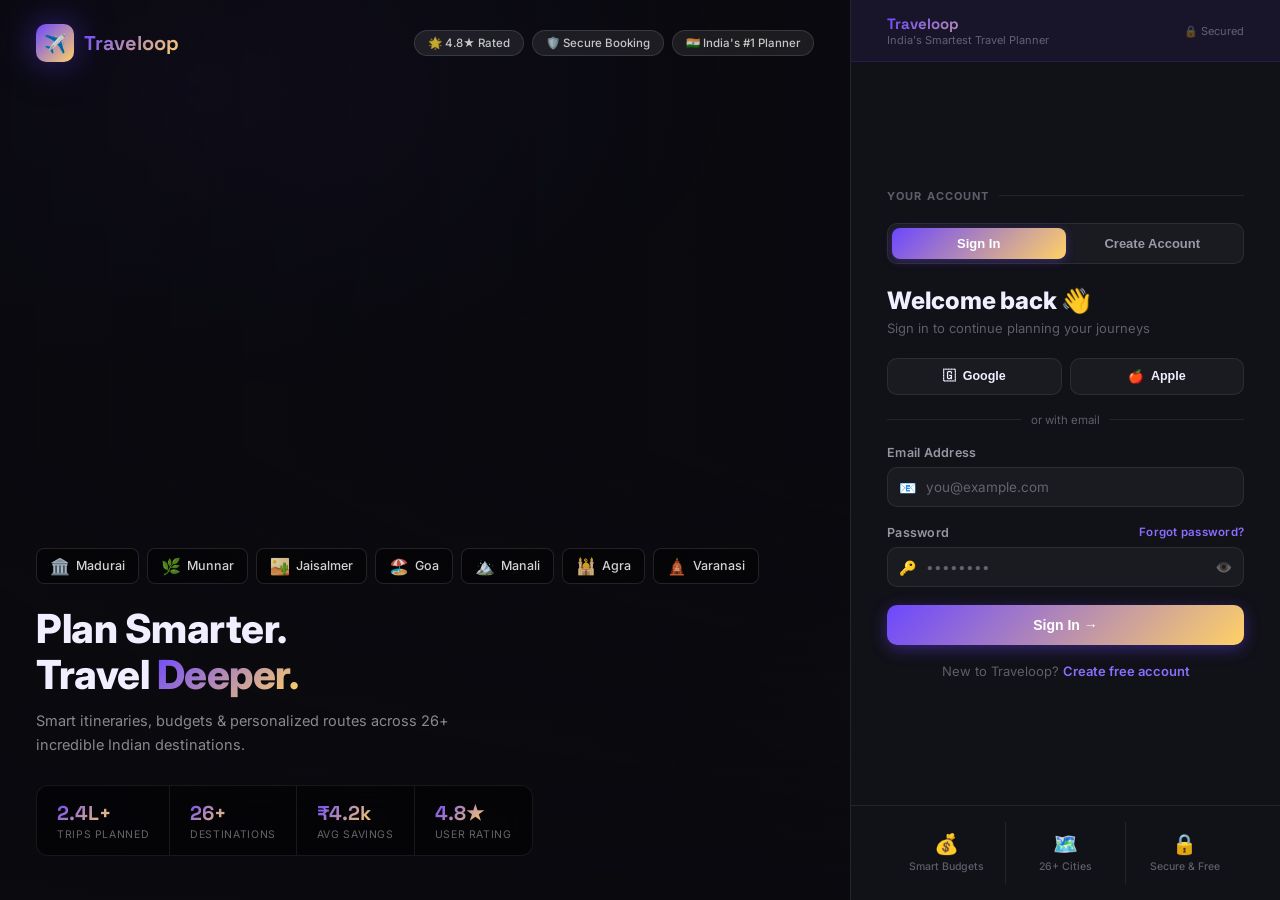
<file: dashboard.html>
<!DOCTYPE html>
<html lang="en">
<head>
  <meta charset="UTF-8"><meta name="viewport" content="width=device-width,initial-scale=1.0">
  <title>Dashboard | Traveloop</title>
  <meta name="description" content="Your travel planning dashboard — upcoming trips, smart suggestions and India inspiration.">
  <link rel="stylesheet" href="globals.css">
  <style>
    .hero-banner {
      background:var(--grad-hero); border-radius:var(--radius-lg);
      padding:40px; margin-bottom:28px; position:relative; overflow:hidden;
      border:1px solid rgba(139,92,246,0.2);
    }
    .hero-banner::before { content:''; position:absolute; top:-40px; right:-40px; width:260px; height:260px; border-radius:50%; background:radial-gradient(circle,rgba(139,92,246,0.2),transparent); pointer-events:none; }
    .hero-banner::after { content:''; position:absolute; bottom:-60px; right:80px; width:180px; height:180px; border-radius:50%; background:radial-gradient(circle,rgba(34,211,238,0.12),transparent); pointer-events:none; }
    .hero-greeting { font-size:13px; color:var(--cyan); font-weight:600; letter-spacing:0.05em; margin-bottom:8px; }
    .hero-name { font-size:32px; font-weight:800; line-height:1.2; margin-bottom:12px; }
    .hero-tagline { color:var(--text-secondary); font-size:15px; margin-bottom:24px; max-width:480px; }
    .hero-actions { display:flex; gap:12px; flex-wrap:wrap; }
    .hero-float { position:absolute; right:40px; top:50%; transform:translateY(-50%); animation:float 4s ease-in-out infinite; display:flex; flex-direction:column; gap:8px; }
    .hero-float-card { background:rgba(255,255,255,0.06); backdrop-filter:blur(12px); border:1px solid rgba(255,255,255,0.1); border-radius:14px; padding:14px 20px; text-align:center; }
    .hero-float-val { font-size:22px; font-weight:800; font-family:'Space Grotesk',sans-serif; }
    .hero-float-lbl { font-size:11px; color:var(--text-muted); }
    .section-divider { height:1px; background:linear-gradient(90deg,transparent,var(--purple),var(--cyan),transparent); margin:12px 0 28px; }

    /* Trip cards */
    .trip-grid { display:grid; grid-template-columns:repeat(auto-fill,minmax(300px,1fr)); gap:20px; }
    .trip-card { background:var(--card); border:1px solid var(--border); border-radius:var(--radius); overflow:hidden; transition:var(--transition); cursor:pointer; text-decoration:none; color:inherit; display:block; }
    .trip-card:hover { transform:translateY(-4px); box-shadow:var(--glow-card); border-color:var(--border-bright); }
    .trip-img { height:180px; position:relative; overflow:hidden; }
    .trip-img img { width:100%; height:100%; object-fit:cover; transition:transform 0.5s ease; }
    .trip-card:hover .trip-img img { transform:scale(1.05); }
    .trip-img-overlay { position:absolute; inset:0; background:linear-gradient(to top,rgba(5,5,8,0.9) 0%,transparent 60%); }
    .trip-img-badge { position:absolute; top:12px; right:12px; }
    .trip-img-cities { position:absolute; bottom:12px; left:14px; display:flex; gap:6px; flex-wrap:wrap; }
    .trip-city-pill { background:rgba(0,0,0,0.5); backdrop-filter:blur(8px); border:1px solid rgba(255,255,255,0.15); border-radius:20px; padding:3px 10px; font-size:11px; font-weight:500; }
    .trip-body { padding:18px; }
    .trip-name { font-size:16px; font-weight:700; margin-bottom:6px; }
    .trip-meta { display:flex; align-items:center; gap:14px; font-size:12px; color:var(--text-muted); margin-bottom:14px; }
    .trip-footer { display:flex; align-items:center; justify-content:space-between; }
    .trip-budget { font-size:14px; font-weight:700; }

    /* City cards */
    .city-card { border-radius:var(--radius); overflow:hidden; position:relative; height:220px; cursor:pointer; display:block; text-decoration:none; }
    .city-card img { width:100%; height:100%; object-fit:cover; transition:transform 0.5s ease; }
    .city-card:hover img { transform:scale(1.08); }
    .city-card-overlay { position:absolute; inset:0; background:linear-gradient(to top,rgba(5,5,8,0.9) 0%,transparent 60%); }
    .city-card-body { position:absolute; bottom:0; left:0; right:0; padding:16px; }
    .city-card-name { font-size:18px; font-weight:800; }
    .city-card-state { font-size:12px; color:var(--text-muted); }
    .city-card-tag { position:absolute; top:12px; left:12px; }

    /* Smart widget */
    .smart-widget { background:var(--grad-card); border:1px solid rgba(139,92,246,0.25); border-radius:var(--radius); padding:24px; }
    .smart-widget-header { display:flex; align-items:center; gap:12px; margin-bottom:16px; }
    .smart-orb-sm { width:40px; height:40px; border-radius:12px; background:var(--grad-main); display:flex; align-items:center; justify-content:center; font-size:20px; animation:glow-pulse 2s ease-in-out infinite; }
    .smart-tip { background:rgba(255,255,255,0.04); border:1px solid var(--border); border-radius:var(--radius-sm); padding:14px 16px; margin-bottom:10px; font-size:13px; color:var(--text-secondary); display:flex; align-items:flex-start; gap:10px; transition:var(--transition); }
    .smart-tip:hover { background:rgba(108,71,255,0.08); border-color:rgba(108,71,255,0.3); color:var(--text-primary); }

    @media(max-width:900px){ .hero-float{display:none;} }
  </style>
</head>
<body>
<div class="bg-mesh"></div>
<div id="nav-placeholder"></div>
<div class="page-layout">
  <div id="topbar-placeholder"></div>
  <div class="page-content">

    <!-- HERO BANNER -->
    <div class="hero-banner animate-fadeInUp" id="hero-section">
      <div class="hero-greeting">🌅 Good day, explorer</div>
      <div class="hero-name" id="hero-name">Loading…</div>
      <div class="hero-tagline">Your next adventure across India awaits. Where will you explore?</div>
      <div class="hero-actions">
        <a href="create-trip.html" class="btn btn-primary btn-lg">🗺️ Plan New Trip</a>
        <a href="city-search.html" class="btn btn-secondary btn-lg">🔍 Explore Cities</a>
      </div>
      <div class="hero-float" id="hero-float">
        <div class="hero-float-card"><div class="hero-float-val gradient-text" id="stat-trips">0</div><div class="hero-float-lbl">Trips Planned</div></div>
        <div class="hero-float-card"><div class="hero-float-val gradient-text" id="stat-cities">0</div><div class="hero-float-lbl">Cities</div></div>
      </div>
    </div>

    <!-- STATS ROW -->
    <div class="stats-grid">
      <div class="stat-card"><div class="stat-icon">✈️</div><div class="stat-value gradient-text" id="s1">0</div><div class="stat-label">Total Trips</div></div>
      <div class="stat-card"><div class="stat-icon">🏙️</div><div class="stat-value gradient-text" id="s2">0</div><div class="stat-label">Cities Explored</div></div>
      <div class="stat-card"><div class="stat-icon">🎯</div><div class="stat-value gradient-text" id="s3">0</div><div class="stat-label">Activities Done</div></div>
      <div class="stat-card"><div class="stat-icon">💰</div><div class="stat-value gradient-text" id="s4">₹0</div><div class="stat-label">Total Budgeted</div></div>
    </div>

    <!-- UPCOMING TRIPS -->
    <div class="section-header">
      <div><div class="section-title">✈️ Upcoming Trips</div><div class="section-sub">Your next adventures</div></div>
      <a href="my-trips.html" class="btn btn-ghost btn-sm">View all →</a>
    </div>
    <div class="section-divider"></div>
    <div class="trip-grid" id="trips-grid">
      <div class="skeleton" style="height:280px;border-radius:var(--radius)"></div>
      <div class="skeleton" style="height:280px;border-radius:var(--radius)"></div>
    </div>

    <div style="height:36px"></div>

    <!-- EXPLORE INDIA -->
    <div class="section-header">
      <div><div class="section-title">🌏 Explore India</div><div class="section-sub">Handpicked destinations for you</div></div>
      <a href="city-search.html" class="btn btn-ghost btn-sm">All destinations →</a>
    </div>
    <div class="section-divider"></div>
    <div class="grid-4" id="cities-grid"></div>

    <div style="height:36px"></div>

    <!-- TRAVEL SUGGESTIONS + QUICK ACTIONS -->
    <div class="grid-2">
      <div class="smart-widget">
        <div class="smart-widget-header">
          <div class="smart-orb-sm">✨</div>
          <div>
            <div style="font-size:15px;font-weight:700">Travel Suggestions</div>
            <div style="font-size:12px;color:var(--text-muted)">Personalized just for you</div>
          </div>
        </div>
        <div id="smart-tips"></div>
        <button onclick="refreshTips()" class="btn btn-secondary btn-sm" style="width:100%;justify-content:center;margin-top:8px">✨ Refresh Suggestions</button>
      </div>
      <div>
        <div class="section-title" style="margin-bottom:16px">⚡ Quick Actions</div>
        <div style="display:flex;flex-direction:column;gap:10px" id="quick-actions"></div>
      </div>
    </div>

    <div style="height:48px"></div>
  </div>
</div>

<div class="toast-container" id="toast-container"></div>
<script src="db.js"></script>
<script>
document.addEventListener('DOMContentLoaded', () => {
  if(!Auth.require()) return;
  seedData();
  const user = Auth.currentUser();

  // Nav
  document.getElementById('nav-placeholder').innerHTML = buildNav('dashboard');
  document.getElementById('topbar-placeholder').innerHTML = buildTopbar('Dashboard');

  // Hero
  const hour = new Date().getHours();
  const greet = hour<12?'Good Morning':'hour<18'?'Good Afternoon':'Good Evening';
  document.querySelector('.hero-greeting').textContent = `🌅 ${hour<12?'Good Morning':hour<18?'Good Afternoon':'Good Evening'}, ${user.name.split(' ')[0]}!`;
  document.getElementById('hero-name').textContent = `Where to next, ${user.name.split(' ')[0]}?`;

  // Trips
  const trips = DB.where('trips', t => t.userId === user.id);
  const upcoming = trips.filter(t=>t.status==='upcoming');
  const completed = trips.filter(t=>t.status==='completed');

  // Stats animation
  animateNum('s1', trips.length);
  animateNum('s2', [...new Set(trips.flatMap(t=>t.cityIds||[]))].length || user.citiesVisited);
  animateNum('s3', DB.where('stops',s=>trips.map(t=>t.id).includes(s.tripId)).reduce((a,s)=>a+(s.activities||[]).length,0) || 8);
  const totalBudget = trips.reduce((a,t)=>a+(t.budget||0),0);
  document.getElementById('s4').textContent = fmt.currency(totalBudget);
  document.getElementById('stat-trips').textContent = trips.length;
  document.getElementById('stat-cities').textContent = [...new Set(trips.flatMap(t=>t.cityIds||[]))].length || user.citiesVisited;

  function animateNum(id, target) {
    const el = document.getElementById(id); let cur=0;
    const step = Math.ceil(target/30);
    const timer = setInterval(()=>{ cur=Math.min(cur+step,target); el.textContent=cur; if(cur>=target)clearInterval(timer); },40);
  }

  // Trips grid
  const tg = document.getElementById('trips-grid');
  const showTrips = upcoming.slice(0,4);
  if(!showTrips.length) {
    tg.innerHTML=`<div class="empty-state" style="grid-column:1/-1"><div class="empty-icon">🧳</div><div class="empty-title">No upcoming trips</div><div class="empty-sub">Plan your first adventure across India!</div><a href="create-trip.html" class="btn btn-primary" style="margin-top:16px">Plan a Trip</a></div>`;
  } else {
    tg.innerHTML = showTrips.map(trip => {
      const stops = DB.where('stops',s=>s.tripId===trip.id);
      const cities = (trip.cityIds||[]).slice(0,3).map(id=>CITIES.find(c=>c.id===id)?.name||'').filter(Boolean);
      return `<a href="itinerary.html?id=${trip.id}" class="trip-card">
        <div class="trip-img">
          <img src="${trip.cover||''}" alt="${trip.name}" onerror="this.style.display='none'" loading="lazy">
          <div class="trip-img-overlay"></div>
          <div class="trip-img-badge"><span class="badge badge-${trip.status==='upcoming'?'cyan':'green'}">${trip.status==='upcoming'?'🔵 Upcoming':'✅ Completed'}</span></div>
          <div class="trip-img-cities">${cities.map(c=>`<span class="trip-city-pill">📍 ${c}</span>`).join('')}</div>
        </div>
        <div class="trip-body">
          <div class="trip-name">${trip.name}</div>
          <div class="trip-meta">
            <span>📅 ${fmt.date(trip.startDate)}</span>
            <span>👥 ${trip.travelers} pax</span>
            <span>🚆 ${trip.transport}</span>
          </div>
          <div class="progress-bar"><div class="progress-fill" style="width:${Math.round(Math.random()*60+20)}%"></div></div>
          <div class="trip-footer" style="margin-top:12px">
            <div class="trip-budget">${fmt.currency(trip.budget)}</div>
            <span class="badge badge-purple">${stops.length} stops</span>
          </div>
        </div>
      </a>`;
    }).join('');
  }

  // Cities grid
  const featured = [...CITIES].sort(()=>0.5-Math.random()).slice(0,8);
  document.getElementById('cities-grid').innerHTML = featured.map(c=>`
    <a href="city-search.html?city=${c.id}" class="city-card">
      ${imgTag(c.img,c.name,'city-card-img-wrap')}
      <div class="city-card-overlay"></div>
      <div class="city-card-body">
        <div class="city-card-name">${c.name}</div>
        <div class="city-card-state">${c.state}</div>
      </div>
      <div class="city-card-tag"><span class="badge badge-purple">${c.tag}</span></div>
    </a>`).join('');
  // Fix image layout for city cards
  document.querySelectorAll('.city-card-img-wrap').forEach(w=>{
    w.style.cssText='position:absolute;inset:0;width:100%;height:100%';
    const img=w.querySelector('img'); if(img){img.style.cssText='width:100%;height:100%;object-fit:cover';}
    const fb=w.querySelector('.thumb-fallback'); if(fb){fb.style.cssText='position:absolute;inset:0;display:flex;align-items:center;justify-content:center;flex-direction:column;';}
  });

  // AI Tips
  const tips = [
    {icon:'🌿',text:'Best time to visit Munnar: September to May. Monsoon brings lush green views but roads can be tricky.'},
    {icon:'🏛️',text:'Visit Meenakshi Temple, Madurai at dawn — fewer crowds and magical golden light on the gopuram.'},
    {icon:'🚢',text:'Book Alleppey houseboat at least 2 weeks ahead for peak season (Oct-March). Avg cost ₹8,000/night.'},
    {icon:'🍛',text:'Chennai\'s Mylai is a food lover\'s paradise. Try Kari Dosa and Filter Coffee for the authentic experience.'},
    {icon:'🏜️',text:'Jaisalmer desert camps: choose sunset + overnight packages for the most magical stargazing experience.'},
    {icon:'🚂',text:'The Nilgiri Toy Train from Mettupalayam to Ooty is a UNESCO heritage ride — book 30 days in advance!'},
    {icon:'💰',text:'Travel to hill stations like Ooty in weekdays — 30% cheaper hotels and 60% fewer tourists.'},
    {icon:'🌅',text:'Udaipur\'s Lake Pichola boat rides are best at 6PM — sunset turns the palace walls golden.'},
  ];
  let tipIdx=0;
  function refreshTips(){
    const idxs=Array.from({length:3},()=>(tipIdx++)%tips.length);
    document.getElementById('smart-tips').innerHTML=idxs.map(i=>`
      <div class="smart-tip"><span style="font-size:20px">${tips[i].icon}</span><span>${tips[i].text}</span></div>`).join('');
  }
  refreshTips();

  // Quick actions
  const actions=[
    {icon:'✈️',label:'Plan New Trip',sub:'Start your next adventure',href:'create-trip.html',color:'var(--purple)'},
    {icon:'🔍',label:'Explore Cities',sub:'Discover 26+ destinations',href:'city-search.html',color:'var(--cyan)'},
    {icon:'📊',label:'Budget Tracker',sub:'View your spending analytics',href:'budget.html',color:'#34d399'},
    {icon:'✅',label:'Packing Checklist',sub:'Never forget essentials',href:'checklist.html',color:'#fb923c'},
  ];
  document.getElementById('quick-actions').innerHTML=actions.map(a=>`
    <a href="${a.href}" class="card" style="display:flex;align-items:center;gap:16px;padding:16px;text-decoration:none;color:inherit">
      <div style="width:44px;height:44px;border-radius:12px;background:${a.color}22;border:1px solid ${a.color}44;display:flex;align-items:center;justify-content:center;font-size:22px;flex-shrink:0">${a.icon}</div>
      <div><div style="font-weight:700;font-size:14px">${a.label}</div><div style="font-size:12px;color:var(--text-muted)">${a.sub}</div></div>
      <span style="margin-left:auto;color:var(--text-muted)">→</span>
    </a>`).join('');
});
</script>
</body>
</html>
</file>
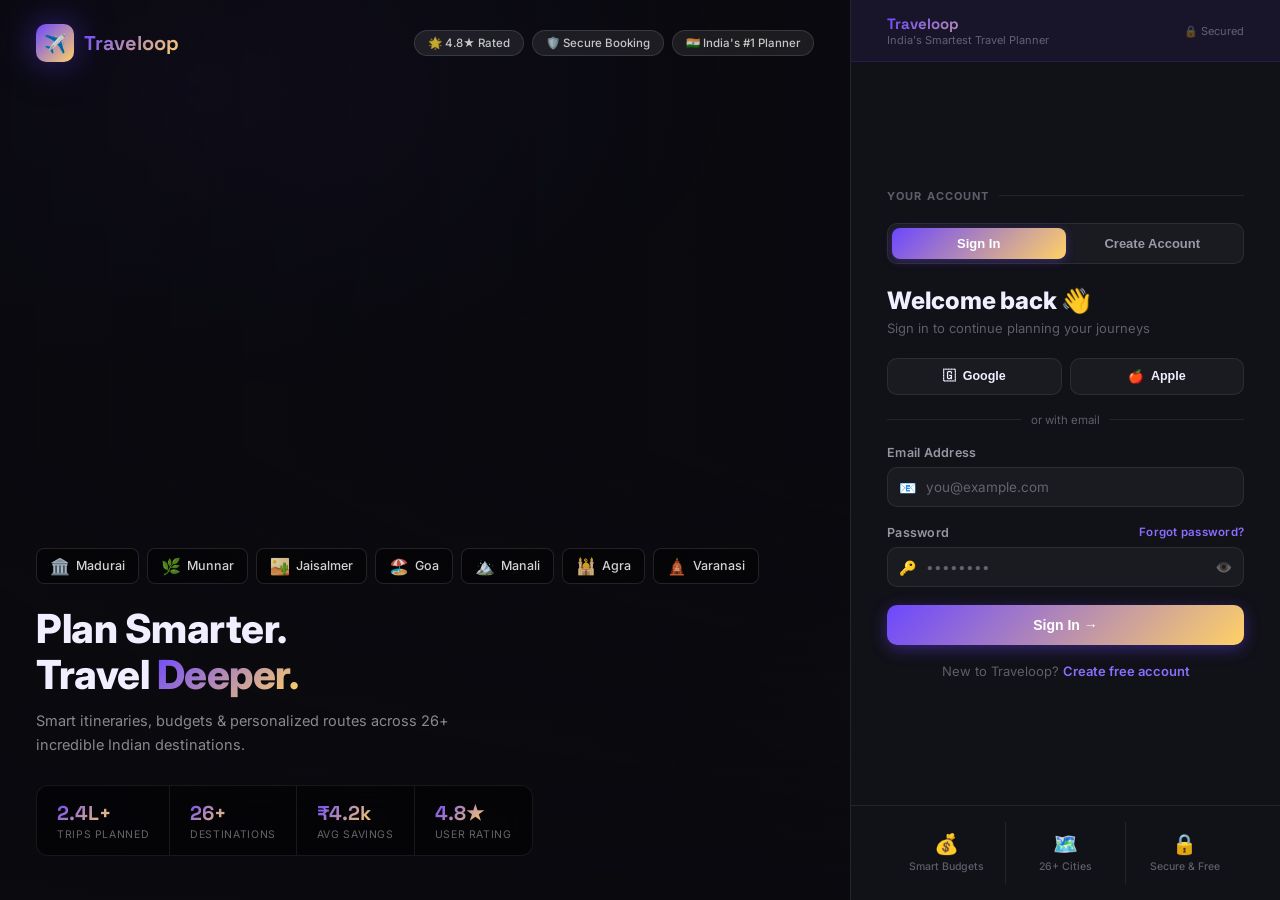
<file: itinerary-view.html>
<!DOCTYPE html>
<html lang="en">
<head>
  <meta charset="UTF-8"><meta name="viewport" content="width=device-width,initial-scale=1.0">
  <title>Itinerary View | Traveloop</title>
  <link rel="stylesheet" href="globals.css">
  <style>
    .view-hero { height:280px; border-radius:var(--radius-lg); overflow:hidden; position:relative; margin-bottom:28px; }
    .view-hero img { width:100%; height:100%; object-fit:cover; }
    .view-hero-overlay { position:absolute; inset:0; background:linear-gradient(to top,rgba(5,5,8,1) 0%,rgba(5,5,8,0.3) 60%,transparent); }
    .view-hero-content { position:absolute; bottom:0; left:0; right:0; padding:28px 32px; }
    .view-hero-title { font-size:28px; font-weight:800; margin-bottom:8px; }
    .view-hero-meta { display:flex; gap:16px; font-size:13px; color:rgba(255,255,255,0.6); flex-wrap:wrap; }

    .view-layout { display:grid; grid-template-columns:1fr 300px; gap:24px; align-items:start; }

    /* Day cards */
    .day-block { margin-bottom:32px; }
    .day-header { display:flex; align-items:center; gap:14px; margin-bottom:16px; }
    .day-badge { width:52px; height:52px; border-radius:14px; background:var(--grad-main); display:flex; flex-direction:column; align-items:center; justify-content:center; flex-shrink:0; box-shadow:var(--glow-purple); }
    .day-badge .day-num { font-size:18px; font-weight:800; line-height:1; }
    .day-badge .day-lbl { font-size:9px; opacity:0.7; letter-spacing:0.05em; }
    .day-city { font-size:18px; font-weight:700; }
    .day-date { font-size:12px; color:var(--text-muted); }
    .activity-timeline { border-left:2px solid rgba(139,92,246,0.3); padding-left:20px; position:relative; }
    .act-entry { position:relative; margin-bottom:14px; }
    .act-entry::before { content:''; position:absolute; left:-25px; top:12px; width:10px; height:10px; border-radius:50%; background:var(--purple); border:2px solid var(--black); }
    .act-card { background:var(--card); border:1px solid var(--border); border-radius:var(--radius-sm); padding:14px 16px; display:flex; align-items:center; gap:12px; transition:var(--transition); }
    .act-card:hover { background:var(--card-hover); border-color:var(--border-bright); }
    .act-time { font-size:11px; color:var(--text-muted); font-weight:600; width:40px; flex-shrink:0; }
    .act-icon-big { font-size:22px; }
    .act-name { font-size:13px; font-weight:700; }
    .act-meta { font-size:11px; color:var(--text-muted); }
    .act-cost { margin-left:auto; font-size:13px; font-weight:700; color:var(--cyan); }
    .hotel-block { background:rgba(139,92,246,0.08); border:1px solid rgba(139,92,246,0.2); border-radius:var(--radius-sm); padding:14px 16px; display:flex; align-items:center; gap:12px; margin-bottom:10px; }

    /* Calendar view */
    .calendar-grid { display:grid; grid-template-columns:repeat(7,1fr); gap:4px; }
    .cal-header { text-align:center; font-size:10px; font-weight:700; color:var(--text-muted); padding:6px 0; text-transform:uppercase; letter-spacing:0.05em; }
    .cal-day { aspect-ratio:1; border-radius:8px; display:flex; align-items:center; justify-content:center; font-size:12px; cursor:pointer; transition:var(--transition); position:relative; }
    .cal-day.other { color:var(--text-muted); opacity:0.4; }
    .cal-day.trip-day { background:rgba(139,92,246,0.2); border:1px solid rgba(139,92,246,0.4); color:var(--purple-light); font-weight:700; }
    .cal-day.trip-day:hover { background:rgba(139,92,246,0.35); }
    .cal-day.today { border:1px solid var(--cyan); color:var(--cyan); }

    /* Right sidebar */
    .view-sidebar { background:var(--black3); border:1px solid var(--border); border-radius:var(--radius); padding:20px; position:sticky; top:80px; }
    .cost-breakdown { display:flex; flex-direction:column; gap:10px; margin-top:12px; }
    .cost-item { display:flex; align-items:center; gap:10px; }
    .cost-item-icon { font-size:16px; width:28px; }
    .cost-item-bar-wrap { flex:1; }
    .cost-item-label { font-size:12px; color:var(--text-muted); }
    .cost-item-val { font-size:12px; font-weight:700; color:var(--cyan); }
    .cost-bar { height:4px; border-radius:2px; background:var(--border); margin-top:3px; overflow:hidden; }
    .cost-bar-fill { height:100%; border-radius:2px; background:var(--grad-main); transition:width 1s ease; }

    @media(max-width:900px){ .view-layout{grid-template-columns:1fr;} .view-sidebar{position:static;} }
  </style>
</head>
<body>
<div class="bg-mesh"></div>
<div id="nav-placeholder"></div>
<div class="page-layout">
  <div id="topbar-placeholder"></div>
  <div class="page-content">

    <div id="view-hero-section" class="view-hero">
      <img id="hero-img" src="" alt="Trip" onerror="this.style.display='none'">
      <div class="view-hero-overlay"></div>
      <div class="view-hero-content">
        <div style="font-size:11px;color:var(--cyan);font-weight:600;letter-spacing:0.05em;margin-bottom:8px">👁 ITINERARY VIEW</div>
        <div class="view-hero-title" id="trip-title">Loading…</div>
        <div class="view-hero-meta" id="trip-meta"></div>
      </div>
    </div>

    <div style="display:flex;align-items:center;gap:12px;margin-bottom:24px;flex-wrap:wrap">
      <div class="tabs" id="view-tabs">
        <button class="tab-btn active" onclick="setView('list',this)">📋 List View</button>
        <button class="tab-btn" onclick="setView('calendar',this)">📅 Calendar View</button>
      </div>
      <div style="margin-left:auto;display:flex;gap:8px">
        <a href="" id="edit-link" class="btn btn-secondary btn-sm">✏️ Edit Itinerary</a>
        <a href="" id="share-link" class="btn btn-ghost btn-sm">🔗 Share</a>
        <a href="my-trips.html" class="btn btn-ghost btn-sm">← Back</a>
      </div>
    </div>

    <div class="view-layout">
      <div>
        <!-- List view -->
        <div id="list-view" class="animate-fadeIn"></div>
        <!-- Calendar view -->
        <div id="calendar-view" style="display:none" class="animate-fadeIn"></div>
      </div>

      <div class="view-sidebar">
        <div style="font-size:15px;font-weight:700;margin-bottom:4px">💰 Cost Breakdown</div>
        <div style="font-size:12px;color:var(--text-muted);margin-bottom:12px">Estimated expenses</div>
        <div id="total-display" style="font-size:26px;font-weight:800;margin-bottom:4px" class="gradient-text">₹0</div>
        <div style="font-size:12px;color:var(--text-muted);margin-bottom:16px">Total estimated budget</div>
        <div class="cost-breakdown" id="cost-breakdown-bars"></div>
        <div class="divider"></div>
        <div id="trip-highlights"></div>
        <a href="" id="full-budget-link" class="btn btn-primary btn-sm" style="width:100%;justify-content:center;margin-top:12px">📊 Full Analytics</a>
      </div>
    </div>
  </div>
</div>
<div class="toast-container" id="toast-container"></div>
<script src="db.js"></script>
<script>
let trip=null, stops=[], viewMode='list';

document.addEventListener('DOMContentLoaded',()=>{
  if(!Auth.require()) return;
  seedData();
  const params=new URLSearchParams(location.search);
  const tripId=params.get('id');
  if(!tripId){ window.location.href='my-trips.html'; return; }
  trip=DB.findById('trips',tripId);
  if(!trip){ window.location.href='my-trips.html'; return; }

  document.getElementById('nav-placeholder').innerHTML=buildNav('trips');
  document.getElementById('topbar-placeholder').innerHTML=buildTopbar('Itinerary View');
  document.getElementById('hero-img').src=trip.cover||'';
  document.getElementById('trip-title').textContent=trip.name;
  document.getElementById('trip-meta').innerHTML=`<span>📅 ${fmt.date(trip.startDate)}</span><span>→</span><span>${fmt.date(trip.endDate)}</span><span>👥 ${trip.travelers} travelers</span><span>🚆 ${trip.transport}</span>`;
  document.getElementById('edit-link').href=`itinerary.html?id=${trip.id}`;
  document.getElementById('share-link').href=`shared-trip.html?id=${trip.id}`;
  document.getElementById('full-budget-link').href=`budget.html?id=${trip.id}`;

  stops=DB.where('stops',s=>s.tripId===trip.id).sort((a,b)=>a.order-b.order);
  renderListView();
  renderCostSidebar();
  renderHighlights();
});

function setView(mode, btn) {
  viewMode=mode;
  document.querySelectorAll('#view-tabs .tab-btn').forEach(b=>b.classList.remove('active'));
  btn.classList.add('active');
  document.getElementById('list-view').style.display=mode==='list'?'block':'none';
  document.getElementById('calendar-view').style.display=mode==='calendar'?'block':'none';
  if(mode==='calendar') renderCalendar();
}

const TIMES=['08:00','10:00','12:00','14:00','16:00','18:00'];

function renderListView() {
  if(!stops.length){
    document.getElementById('list-view').innerHTML=`<div class="empty-state"><div class="empty-icon">🗺️</div><div class="empty-title">No stops planned</div><div class="empty-sub">Add cities in the Itinerary Builder</div><a href="itinerary.html?id=${trip.id}" class="btn btn-primary" style="margin-top:16px">✏️ Build Itinerary</a></div>`;
    return;
  }
  let dayCount=1;
  document.getElementById('list-view').innerHTML=stops.map(s=>{
    const city=CITIES.find(c=>c.id===s.cityId)||{name:s.cityName,img:'',state:''};
    const acts=(s.activities||[]).map(id=>ACTIVITIES.find(a=>a.id===id)).filter(Boolean);
    const startDay=dayCount; dayCount+=s.days;
    const daysArr=Array.from({length:s.days},(_,i)=>startDay+i);
    return `<div class="day-block">
      <div style="display:flex;align-items:center;gap:12px;margin-bottom:12px;padding:12px 16px;background:var(--grad-card);border-radius:var(--radius-sm);border:1px solid rgba(139,92,246,0.2)">
        <div style="font-size:32px">${s.cityId.startsWith('tn')?'🛕':s.cityId.startsWith('kl')?'🌿':s.cityId.startsWith('rj')?'🏰':s.cityId.startsWith('ga')?'🏖️':s.cityId.startsWith('hp')?'🏔️':'🏙️'}</div>
        <div>
          <div style="font-size:18px;font-weight:800">${city.name}</div>
          <div style="font-size:12px;color:var(--text-muted)">${city.state||''} · Days ${daysArr.join(', ')} · ${s.days} night${s.days!==1?'s':''}</div>
        </div>
        <div style="margin-left:auto;text-align:right">
          <div style="font-size:16px;font-weight:800" class="gradient-text">₹${((s.hotelCost||0)+(s.transportCost||0)+(s.foodCost||0)+(s.activityCost||0)).toLocaleString('en-IN')}</div>
          <div style="font-size:11px;color:var(--text-muted)">estimated</div>
        </div>
      </div>
      <div class="activity-timeline">
        <div class="act-entry">
          <div class="act-card" style="background:rgba(139,92,246,0.08);border-color:rgba(139,92,246,0.25)">
            <span class="act-time">Check in</span>
            <span class="act-icon-big">🏨</span>
            <div><div class="act-name">Hotel Check-in</div><div class="act-meta">Accommodation</div></div>
            <span class="act-cost">₹${(s.hotelCost||0).toLocaleString('en-IN')}</span>
          </div>
        </div>
        ${acts.map((a,i)=>`
        <div class="act-entry">
          <div class="act-card">
            <span class="act-time">${TIMES[i%TIMES.length]}</span>
            <span class="act-icon-big">${a.icon}</span>
            <div><div class="act-name">${a.name}</div><div class="act-meta">${a.category} · ${a.duration}h · ⭐${a.rating}</div></div>
            <span class="act-cost">₹${a.cost.toLocaleString('en-IN')}</span>
          </div>
        </div>`).join('')}
        <div class="act-entry">
          <div class="act-card">
            <span class="act-time">🍛</span>
            <span class="act-icon-big">🍽️</span>
            <div><div class="act-name">Meals & Local Dining</div><div class="act-meta">Food & beverages for ${s.days} day${s.days!==1?'s':''}</div></div>
            <span class="act-cost">₹${(s.foodCost||0).toLocaleString('en-IN')}</span>
          </div>
        </div>
        ${s.order<stops.length-1?`<div class="act-entry">
          <div class="act-card" style="background:rgba(34,211,238,0.06);border-color:rgba(34,211,238,0.2)">
            <span class="act-time">Travel</span>
            <span class="act-icon-big">${trip.transport==='Flight'?'✈️':trip.transport==='Train'?'🚂':trip.transport==='Bus'?'🚌':'🔀'}</span>
            <div><div class="act-name">Travel to ${stops[s.order+1]?.cityName||'next stop'}</div><div class="act-meta">${trip.transport}</div></div>
            <span class="act-cost">₹${(s.transportCost||0).toLocaleString('en-IN')}</span>
          </div>
        </div>`:''}
      </div>
    </div>`;
  }).join('');
}

function renderCalendar() {
  const start=new Date(trip.startDate);
  const firstDay=new Date(start.getFullYear(),start.getMonth(),1);
  const lastDay=new Date(start.getFullYear(),start.getMonth()+1,0);
  const startPad=firstDay.getDay();
  const end=new Date(trip.endDate);
  const tripDays=new Set();
  let d=new Date(start);
  while(d<=end){ tripDays.add(d.toDateString()); d.setDate(d.getDate()+1); }
  const today=new Date();
  const days=['Sun','Mon','Tue','Wed','Thu','Fri','Sat'];
  let html=`<div class="card"><div style="font-size:15px;font-weight:700;margin-bottom:16px">📅 ${firstDay.toLocaleString('en-IN',{month:'long',year:'numeric'})}</div>
    <div class="calendar-grid">${days.map(d=>`<div class="cal-header">${d}</div>`).join('')}`;
  for(let i=0;i<startPad;i++) html+=`<div class="cal-day other"></div>`;
  for(let i=1;i<=lastDay.getDate();i++){
    const date=new Date(start.getFullYear(),start.getMonth(),i);
    const isTripDay=tripDays.has(date.toDateString());
    const isToday=date.toDateString()===today.toDateString();
    html+=`<div class="cal-day ${isTripDay?'trip-day':''} ${isToday?'today':''}" title="${isTripDay?'Trip day':''}">${i}</div>`;
  }
  html+=`</div></div>
  <div style="display:flex;gap:12px;margin-top:12px;flex-wrap:wrap">
    <div style="display:flex;align-items:center;gap:6px;font-size:12px"><div style="width:14px;height:14px;border-radius:4px;background:rgba(139,92,246,0.4);border:1px solid rgba(139,92,246,0.6)"></div>Trip Day</div>
    <div style="display:flex;align-items:center;gap:6px;font-size:12px"><div style="width:14px;height:14px;border-radius:4px;border:1px solid var(--cyan)"></div>Today</div>
  </div>`;
  document.getElementById('calendar-view').innerHTML=html;
}

function renderCostSidebar() {
  const hotel=stops.reduce((a,s)=>a+(s.hotelCost||0),0);
  const transport=stops.reduce((a,s)=>a+(s.transportCost||0),0);
  const food=stops.reduce((a,s)=>a+(s.foodCost||0),0);
  const activities=stops.reduce((a,s)=>a+(s.activityCost||0),0);
  const total=hotel+transport+food+activities;
  document.getElementById('total-display').textContent=fmt.currency(total);
  const cats=[{label:'Hotels',icon:'🏨',val:hotel,color:'#8b5cf6'},{label:'Transport',icon:'🚌',val:transport,color:'#22d3ee'},{label:'Food',icon:'🍛',val:food,color:'#34d399'},{label:'Activities',icon:'🎯',val:activities,color:'#fb923c'}];
  document.getElementById('cost-breakdown-bars').innerHTML=cats.map(c=>`
    <div class="cost-item">
      <span class="cost-item-icon">${c.icon}</span>
      <div class="cost-item-bar-wrap">
        <div style="display:flex;justify-content:space-between;align-items:center">
          <span class="cost-item-label">${c.label}</span>
          <span class="cost-item-val">${fmt.currency(c.val)}</span>
        </div>
        <div class="cost-bar"><div class="cost-bar-fill" style="width:${total?Math.round(c.val/total*100):0}%;background:${c.color}"></div></div>
      </div>
    </div>`).join('');
}

function renderHighlights() {
  const totalActs=stops.reduce((a,s)=>a+(s.activities||[]).length,0);
  const totalDays=stops.reduce((a,s)=>a+s.days,0);
  const cities=stops.map(s=>s.cityName);
  document.getElementById('trip-highlights').innerHTML=`
    <div style="font-size:13px;font-weight:700;margin-bottom:10px">✨ Highlights</div>
    <div style="display:flex;flex-direction:column;gap:8px;font-size:12px">
      <div style="display:flex;justify-content:space-between"><span style="color:var(--text-muted)">🏙️ Cities</span><span style="font-weight:700">${cities.join(' → ')}</span></div>
      <div style="display:flex;justify-content:space-between"><span style="color:var(--text-muted)">📅 Duration</span><span style="font-weight:700">${totalDays} days</span></div>
      <div style="display:flex;justify-content:space-between"><span style="color:var(--text-muted)">🎯 Activities</span><span style="font-weight:700">${totalActs} planned</span></div>
    </div>`;
}
</script>
</body>
</html>
</file>
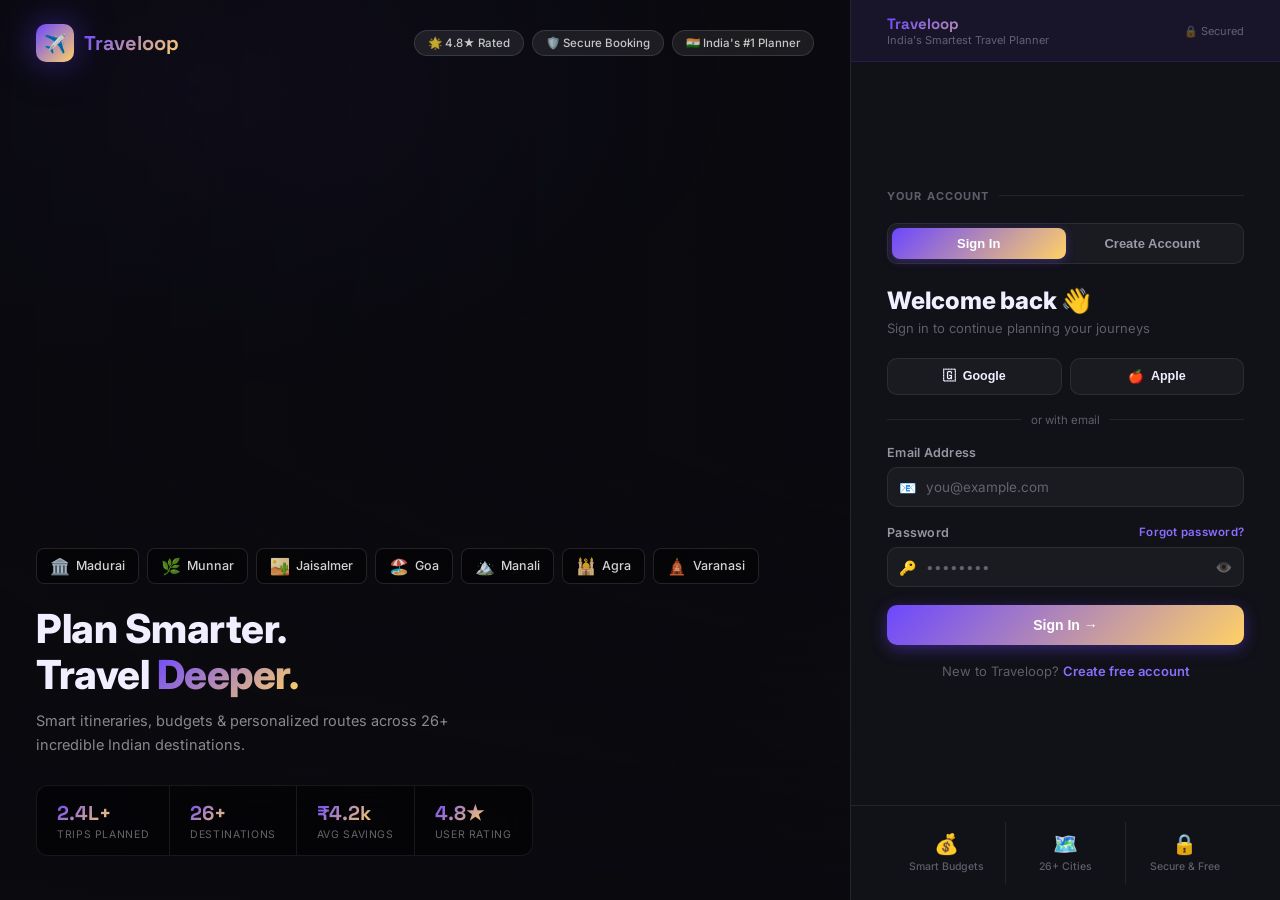
<file: itinerary.html>
<!DOCTYPE html>
<html lang="en">
<head>
  <meta charset="UTF-8"><meta name="viewport" content="width=device-width,initial-scale=1.0">
  <title>Itinerary | Traveloop</title>
  <link rel="stylesheet" href="globals.css">
  <style>
    .builder-layout { display:grid; grid-template-columns:1fr 340px; gap:24px; align-items:start; }
    /* Timeline */
    .timeline-wrap { position:relative; }
    .timeline-connector { position:absolute; left:22px; top:16px; bottom:16px; width:2px; background:linear-gradient(to bottom,var(--violet),var(--gold)); z-index:0; }
    .stop-card { display:flex; gap:20px; position:relative; margin-bottom:24px; animation:fadeInUp 0.4s ease; }
    .stop-dot-col { display:flex; flex-direction:column; align-items:center; z-index:1; flex-shrink:0; }
    .stop-dot { width:44px; height:44px; border-radius:50%; background:var(--grad-main); display:flex; align-items:center; justify-content:center; font-size:20px; flex-shrink:0; box-shadow:var(--glow-v); border:2px solid var(--black); }
    .stop-content { flex:1; background:var(--card); border:1px solid var(--border); border-radius:var(--radius); overflow:hidden; transition:var(--transition); }
    .stop-content:hover { border-color:var(--violet); box-shadow:var(--glow-card); }
    .stop-banner { height:150px; position:relative; overflow:hidden; }
    .stop-banner img { width:100%; height:100%; object-fit:cover; transition:transform 0.5s; }
    .stop-content:hover .stop-banner img { transform:scale(1.04); }
    .stop-banner-overlay { position:absolute; inset:0; background:linear-gradient(to top,rgba(5,5,8,0.95),rgba(5,5,8,0.1) 60%,transparent); }
    .stop-banner-info { position:absolute; bottom:0; left:0; right:0; padding:16px; display:flex; justify-content:space-between; align-items:flex-end; }
    .stop-city-name { font-size:22px; font-weight:800; }
    .stop-city-state { font-size:12px; color:var(--text-muted); }
    .stop-body { padding:16px; }
    .stop-meta-row { display:flex; gap:16px; flex-wrap:wrap; font-size:12px; color:var(--text-muted); margin-bottom:14px; }
    .stop-actions-row { display:flex; gap:8px; margin-bottom:14px; align-items:center; }
    .activities-list { display:flex; flex-direction:column; gap:8px; }
    .activity-item { display:flex; align-items:center; gap:10px; background:rgba(255,255,255,0.03); border:1px solid var(--border); border-radius:var(--radius-sm); padding:10px 12px; font-size:13px; transition:var(--transition); }
    .activity-item:hover { background:rgba(139,92,246,0.08); border-color:rgba(139,92,246,0.3); }
    .activity-icon { font-size:18px; }
    .activity-del { margin-left:auto; background:none; border:none; color:var(--text-muted); cursor:pointer; font-size:16px; transition:var(--transition); }
    .activity-del:hover { color:#f87171; }
    .cost-row { display:flex; gap:8px; flex-wrap:wrap; margin-top:12px; }
    .cost-chip { display:flex; align-items:center; gap:4px; background:rgba(255,255,255,0.04); border:1px solid var(--border); border-radius:8px; padding:5px 10px; font-size:11px; }
    .cost-chip .val { font-weight:700; color:var(--gold); }
    .stop-footer-row { display:flex; justify-content:space-between; align-items:center; margin-top:12px; padding-top:12px; border-top:1px solid var(--border); }

    /* Sidebar */
    .sidebar-panel { background:var(--black3); border:1px solid var(--border); border-radius:var(--radius); overflow:hidden; position:sticky; top:80px; }
    .sidebar-tabs { display:flex; border-bottom:1px solid var(--border); }
    .s-tab { flex:1; padding:13px 8px; text-align:center; font-size:12px; font-weight:600; cursor:pointer; color:var(--text-muted); border:none; background:none; transition:var(--transition); }
    .s-tab.active { color:var(--violet-l); background:rgba(108,71,255,0.08); border-bottom:2px solid var(--violet); }
    .sidebar-body { padding:16px; max-height:600px; overflow-y:auto; }
    .sidebar-section { display:none; }
    .sidebar-section.active { display:block; }
    .search-city-card { display:flex; align-items:center; gap:10px; background:rgba(255,255,255,0.03); border:1px solid var(--border); border-radius:var(--radius-sm); padding:10px; cursor:pointer; transition:var(--transition); margin-bottom:8px; }
    .search-city-card:hover { background:rgba(139,92,246,0.1); border-color:rgba(139,92,246,0.35); }
    .search-city-thumb { width:48px; height:48px; border-radius:8px; overflow:hidden; flex-shrink:0; }
    .search-city-thumb img { width:100%; height:100%; object-fit:cover; }
    .add-city-btn { padding:6px 12px; border-radius:8px; background:var(--grad-main); color:#fff; border:none; font-size:11px; font-weight:700; cursor:pointer; transition:var(--transition); white-space:nowrap; }
    .add-city-btn.added { background:rgba(52,211,153,0.2); color:#34d399; border:1px solid rgba(52,211,153,0.4); }
    .activity-picker { display:flex; gap:8px; flex-wrap:wrap; margin-bottom:12px; }
    .act-pick-card { background:rgba(255,255,255,0.04); border:1px solid var(--border); border-radius:var(--radius-sm); padding:10px; cursor:pointer; transition:var(--transition); font-size:12px; text-align:center; flex:1; min-width:100px; }
    .act-pick-card:hover { background:rgba(139,92,246,0.12); border-color:rgba(139,92,246,0.4); }
    .act-pick-cat-filter { display:flex; gap:6px; flex-wrap:wrap; margin-bottom:10px; }

    .trip-summary-card { background:var(--grad-card); border:1px solid rgba(139,92,246,0.2); border-radius:var(--radius-sm); padding:14px; margin-bottom:12px; }
    .summary-row { display:flex; justify-content:space-between; font-size:13px; padding:5px 0; border-bottom:1px solid rgba(255,255,255,0.05); }
    .summary-row:last-child { border:none; font-weight:700; color:var(--gold); }

    @media(max-width:1024px){ .builder-layout{grid-template-columns:1fr;} .sidebar-panel{position:static;} }
  </style>
</head>
<body>
<div class="bg-mesh"></div>
<div id="nav-placeholder"></div>
<div class="page-layout">
  <div id="topbar-placeholder"></div>
  <div class="page-content">

    <!-- Trip Header -->
    <div id="trip-header" class="card" style="margin-bottom:24px;background:var(--grad-card);border-color:rgba(139,92,246,0.25)">
      <div style="display:flex;align-items:flex-start;justify-content:space-between;flex-wrap:wrap;gap:16px">
        <div>
          <div style="font-size:11px;color:var(--gold);font-weight:600;letter-spacing:0.05em;margin-bottom:6px">✈️ TRIP PLANNER</div>
          <div style="font-size:24px;font-weight:800;margin-bottom:8px" id="th-name">Loading…</div>
          <div style="display:flex;gap:16px;flex-wrap:wrap;font-size:13px;color:var(--text-muted)" id="th-meta"></div>
        </div>
        <div style="display:flex;gap:10px;flex-wrap:wrap">
          <a href="itinerary-view.html?id=X" id="view-link" class="btn btn-secondary">👁 View Mode</a>
          <a href="budget.html?id=X" id="budget-link" class="btn btn-secondary">📊 Budget</a>
          <a href="my-trips.html" class="btn btn-ghost">← My Trips</a>
        </div>
      </div>
      <div class="divider-grad" style="margin:16px 0"></div>
      <div style="display:flex;gap:20px;flex-wrap:wrap" id="th-stats"></div>
    </div>

    <div class="builder-layout">
      <!-- TIMELINE -->
      <div>
        <div class="section-header">
          <div class="section-title">📍 Trip Timeline</div>
          <div id="stop-counter" class="badge badge-violet">0 stops</div>
        </div>
        <div style="height:8px"></div>
        <div class="timeline-wrap">
          <div class="timeline-connector"></div>
          <div id="timeline-stops"></div>
        </div>
        <div id="empty-timeline" class="empty-state" style="display:none">
          <div class="empty-icon">🗺️</div>
          <div class="empty-title">No stops yet</div>
          <div class="empty-sub">Search and add cities from the panel on the right →</div>
        </div>
      </div>

      <!-- SIDEBAR -->
      <div class="sidebar-panel">
        <div class="sidebar-tabs">
          <button class="s-tab active" onclick="showTab('cities')">🔍 Cities</button>
          <button class="s-tab" onclick="showTab('activities')">🎯 Activities</button>
          <button class="s-tab" onclick="showTab('summary')">📊 Summary</button>
        </div>
        <div class="sidebar-body">
          <!-- Cities tab -->
          <div class="sidebar-section active" id="tab-cities">
            <input type="text" class="form-input" style="margin-bottom:12px" placeholder="🔍 Search Indian cities…" oninput="searchSidebarCities(this.value)" id="sidebar-search">
            <div id="sidebar-cities-list"></div>
          </div>
          <!-- Activities tab -->
          <div class="sidebar-section" id="tab-activities">
            <div style="font-size:12px;color:var(--text-muted);margin-bottom:8px">Select a stop first, then add activities</div>
            <div class="act-pick-cat-filter" id="act-cat-filter"></div>
            <div id="activities-picker-list"></div>
          </div>
          <!-- Summary tab -->
          <div class="sidebar-section" id="tab-summary">
            <div id="summary-content"></div>
          </div>
        </div>
      </div>
    </div>
  </div>
</div>
<div class="toast-container" id="toast-container"></div>
<script src="db.js"></script>
<script>
let trip=null, stops=[], selectedStopId=null;

document.addEventListener('DOMContentLoaded',()=>{
  if(!Auth.require()) return;
  seedData();
  const params=new URLSearchParams(location.search);
  const tripId=params.get('id');
  if(!tripId){ window.location.href='my-trips.html'; return; }
  trip=DB.findById('trips',tripId);
  if(!trip){ window.location.href='my-trips.html'; return; }

  document.getElementById('nav-placeholder').innerHTML=buildNav('trips');
  document.getElementById('topbar-placeholder').innerHTML=buildTopbar('Itinerary Builder');
  document.getElementById('view-link').href=`itinerary-view.html?id=${trip.id}`;
  document.getElementById('budget-link').href=`budget.html?id=${trip.id}`;
  document.getElementById('th-name').textContent=trip.name;
  document.getElementById('th-meta').innerHTML=`<span>📅 ${fmt.date(trip.startDate)} → ${fmt.date(trip.endDate)}</span><span>👥 ${trip.travelers} travelers</span><span>🚆 ${trip.transport}</span><span>💰 Budget: ${fmt.currency(trip.budget)}</span>`;
  loadStops();
  renderSidebarCities(CITIES);
  renderActivityPicker(ACTIVITIES);
});

function loadStops() {
  stops=DB.where('stops',s=>s.tripId===trip.id).sort((a,b)=>a.order-b.order);
  renderTimeline();
  renderSummary();
  document.getElementById('stop-counter').textContent=`${stops.length} stop${stops.length!==1?'s':''}`;
}

function renderTimeline() {
  const container=document.getElementById('timeline-stops');
  const empty=document.getElementById('empty-timeline');
  if(!stops.length){ container.innerHTML=''; empty.style.display='flex'; return; }
  empty.style.display='none';
  container.innerHTML=stops.map((s,i)=>{
    const city=CITIES.find(c=>c.id===s.cityId)||{name:s.cityName,img:'',state:''};
    const acts=(s.activities||[]).map(id=>ACTIVITIES.find(a=>a.id===id)).filter(Boolean);
    const totalCost=(s.hotelCost||0)+(s.transportCost||0)+(s.foodCost||0)+(s.activityCost||0);
    return `<div class="stop-card">
      <div class="stop-dot-col">
        <div class="stop-dot">${i===0?'🚀':i===stops.length-1?'🏁':'📍'}</div>
      </div>
      <div class="stop-content" id="stop-${s.id}">
        <div class="stop-banner">
          <img src="${city.img}" alt="${city.name}" onerror="this.style.display='none'" loading="lazy">
          <div class="stop-banner-overlay"></div>
          <div class="stop-banner-info">
            <div>
              <div class="stop-city-name">${city.name}</div>
              <div class="stop-city-state">${city.state||s.cityName}</div>
            </div>
            <div style="text-align:right">
              <span class="badge badge-violet">Stop ${i+1}</span>
            </div>
          </div>
        </div>
        <div class="stop-body">
          <div class="stop-meta-row">
            <span>📅 ${s.days} day${s.days!==1?'s':''}</span>
            <span>🏨 ₹${(s.hotelCost||0).toLocaleString('en-IN')}/stay</span>
            <span>🚌 ₹${(s.transportCost||0).toLocaleString('en-IN')}</span>
          </div>
          <div class="stop-actions-row">
            <button onclick="openActivityPicker('${s.id}')" class="btn btn-secondary btn-sm">+ Add Activity</button>
            <button onclick="editDays('${s.id}',${s.days})" class="btn btn-ghost btn-sm">📅 ${s.days}d</button>
            <button onclick="deleteStop('${s.id}')" class="btn btn-danger btn-sm" style="margin-left:auto">🗑️</button>
          </div>
          ${acts.length?`<div class="activities-list">${acts.map(a=>`
            <div class="activity-item">
              <span class="activity-icon">${a.icon}</span>
              <div><div style="font-weight:600;font-size:13px">${a.name}</div>
              <div style="font-size:11px;color:var(--text-muted)">${a.category} · ${a.duration}h · ₹${a.cost.toLocaleString('en-IN')}</div></div>
              <button class="activity-del" onclick="removeActivity('${s.id}','${a.id}')">✕</button>
            </div>`).join('')}</div>`:'<div style="font-size:12px;color:var(--text-muted);padding:8px 0">No activities added yet</div>'}
          <div class="cost-row">
            <div class="cost-chip">🏨 Hotel <span class="val">₹${(s.hotelCost||0).toLocaleString('en-IN')}</span></div>
            <div class="cost-chip">🍛 Food <span class="val">₹${(s.foodCost||0).toLocaleString('en-IN')}</span></div>
            <div class="cost-chip">🎯 Activities <span class="val">₹${(s.activityCost||0).toLocaleString('en-IN')}</span></div>
          </div>
          <div class="stop-footer-row">
            <div style="font-size:12px;color:var(--text-muted)">Total for stop</div>
            <div style="font-weight:800;font-size:16px" class="gradient-text">₹${totalCost.toLocaleString('en-IN')}</div>
          </div>
        </div>
      </div>
    </div>`;
  }).join('');

  // Fix banner fallbacks
  document.querySelectorAll('.stop-banner').forEach(b=>{
    const img=b.querySelector('img');
    if(img && !img.src) img.style.display='none';
  });
}

function renderSidebarCities(cities) {
  document.getElementById('sidebar-cities-list').innerHTML=cities.map(c=>{
    const alreadyAdded=stops.some(s=>s.cityId===c.id);
    return `<div class="search-city-card">
      <div class="search-city-thumb"><img src="${c.img}" alt="${c.name}" onerror="this.outerHTML='<div style=&quot;width:48px;height:48px;border-radius:8px;background:var(--grad-card);display:flex;align-items:center;justify-content:center;font-size:20px;&quot;>🏙️</div>'" loading="lazy"></div>
      <div style="flex:1;min-width:0"><div style="font-weight:700;font-size:13px">${c.name}</div><div style="font-size:11px;color:var(--text-muted)">${c.state} · ${c.tag}</div></div>
      <button class="add-city-btn ${alreadyAdded?'added':''}" id="addbtn-${c.id}" onclick="addStop('${c.id}')">${alreadyAdded?'✓ Added':'+ Add'}</button>
    </div>`;
  }).join('');
}

function searchSidebarCities(q) {
  const filtered=CITIES.filter(c=>c.name.toLowerCase().includes(q.toLowerCase())||c.state.toLowerCase().includes(q.toLowerCase()));
  renderSidebarCities(filtered);
}

function addStop(cityId) {
  if(stops.some(s=>s.cityId===cityId)){ showToast('City already in itinerary','error'); return; }
  const city=CITIES.find(c=>c.id===cityId);
  const stop=DB.insert('stops',{
    tripId:trip.id, cityId, cityName:city.name, order:stops.length, days:2,
    activities:[], hotelCost:city.cost*2, transportCost:Math.round(city.cost*0.3),
    foodCost:Math.round(city.cost*0.25)*2, activityCost:0,
  });
  const btn=document.getElementById(`addbtn-${cityId}`);
  if(btn){ btn.className='add-city-btn added'; btn.textContent='✓ Added'; }
  showToast(`${city.name} added to itinerary! ✅`);
  loadStops();
}

function deleteStop(id) {
  DB.delete('stops',id);
  showToast('Stop removed');
  loadStops();
}

function editDays(stopId, current) {
  const d=prompt(`Days to spend at this stop:`,current);
  if(d&&!isNaN(d)&&+d>0) { DB.update('stops',stopId,{days:+d}); loadStops(); showToast('Duration updated'); }
}

function openActivityPicker(stopId) {
  selectedStopId=stopId;
  showTab('activities');
}

let actCatFilter='all';
function renderActivityPicker(acts) {
  const cats=['all',...new Set(ACTIVITIES.map(a=>a.category))];
  document.getElementById('act-cat-filter').innerHTML=cats.map(c=>`
    <button class="chip ${actCatFilter===c?'active':''}" onclick="setActCat('${c}',this)">${c==='all'?'All':c}</button>`).join('');
  const filtered=actCatFilter==='all'?acts:acts.filter(a=>a.category===actCatFilter);
  document.getElementById('activities-picker-list').innerHTML=filtered.map(a=>`
    <div class="search-city-card" style="flex-direction:column;align-items:flex-start;gap:6px">
      <div style="display:flex;align-items:center;gap:10px;width:100%">
        <span style="font-size:22px">${a.icon}</span>
        <div style="flex:1"><div style="font-weight:700;font-size:13px">${a.name}</div>
        <div style="font-size:11px;color:var(--text-muted)">${a.category} · ${a.duration}h · ₹${a.cost.toLocaleString('en-IN')}</div></div>
        <button class="add-city-btn" onclick="addActivity('${a.id}')">+ Add</button>
      </div>
    </div>`).join('');
}

function setActCat(cat,btn) {
  actCatFilter=cat;
  document.querySelectorAll('#act-cat-filter .chip').forEach(b=>b.classList.remove('active'));
  btn.classList.add('active');
  renderActivityPicker(ACTIVITIES);
}

function addActivity(actId) {
  if(!selectedStopId){ showToast('Select a stop first from Cities tab','error'); return; }
  const stop=DB.findById('stops',selectedStopId);
  if(!stop) return;
  if((stop.activities||[]).includes(actId)){ showToast('Activity already added','error'); return; }
  const act=ACTIVITIES.find(a=>a.id===actId);
  const newActs=[...(stop.activities||[]),actId];
  DB.update('stops',selectedStopId,{activities:newActs, activityCost:(stop.activityCost||0)+act.cost});
  showToast(`${act.name} added! ✅`);
  loadStops();
}

function removeActivity(stopId,actId) {
  const stop=DB.findById('stops',stopId);
  if(!stop) return;
  const act=ACTIVITIES.find(a=>a.id===actId);
  const newActs=(stop.activities||[]).filter(id=>id!==actId);
  DB.update('stops',stopId,{activities:newActs, activityCost:Math.max(0,(stop.activityCost||0)-(act?.cost||0))});
  loadStops();
  showToast('Activity removed');
}

function renderSummary() {
  const totalCost=stops.reduce((a,s)=>a+(s.hotelCost||0)+(s.transportCost||0)+(s.foodCost||0)+(s.activityCost||0),0);
  const budget=trip.budget||0;
  const pct=budget?Math.min(100,Math.round(totalCost/budget*100)):0;
  const days=stops.reduce((a,s)=>a+(s.days||0),0);
  document.getElementById('summary-content').innerHTML=`
    <div class="trip-summary-card">
      <div class="summary-row"><span>🏙️ Stops</span><span>${stops.length}</span></div>
      <div class="summary-row"><span>📅 Days</span><span>${days}</span></div>
      <div class="summary-row"><span>🎯 Activities</span><span>${stops.reduce((a,s)=>a+(s.activities||[]).length,0)}</span></div>
      <div class="summary-row"><span>🏨 Hotels</span><span>${fmt.currency(stops.reduce((a,s)=>a+(s.hotelCost||0),0))}</span></div>
      <div class="summary-row"><span>🚌 Transport</span><span>${fmt.currency(stops.reduce((a,s)=>a+(s.transportCost||0),0))}</span></div>
      <div class="summary-row"><span>🍛 Food</span><span>${fmt.currency(stops.reduce((a,s)=>a+(s.foodCost||0),0))}</span></div>
      <div class="summary-row"><span>🎯 Activities</span><span>${fmt.currency(stops.reduce((a,s)=>a+(s.activityCost||0),0))}</span></div>
      <div class="summary-row"><span>💰 Total Planned</span><span>${fmt.currency(totalCost)}</span></div>
    </div>
    <div style="margin-bottom:16px">
      <div style="display:flex;justify-content:space-between;font-size:12px;margin-bottom:6px">
        <span style="color:var(--text-muted)">Budget usage</span>
        <span style="font-weight:700;color:${pct>90?'#f87171':'var(--cyan)'}">${pct}%</span>
      </div>
      <div class="progress-bar"><div class="progress-fill" style="width:${pct}%;background:${pct>90?'linear-gradient(90deg,#f87171,#ef4444)':'var(--grad-main)'}"></div></div>
      <div style="font-size:11px;color:var(--text-muted);margin-top:6px">${fmt.currency(totalCost)} of ${fmt.currency(budget)} budget</div>
    </div>
    ${pct>90?'<div class="badge badge-red" style="width:100%;justify-content:center;padding:10px">⚠️ Over budget alert!</div>':''}
    <a href="budget.html?id=${trip.id}" class="btn btn-primary btn-sm" style="width:100%;justify-content:center;margin-top:8px">📊 View Full Analytics</a>`;
}

function showTab(tab) {
  document.querySelectorAll('.sidebar-section').forEach(s=>s.classList.remove('active'));
  document.getElementById(`tab-${tab}`).classList.add('active');
  
  const tabs = ['cities', 'activities', 'summary'];
  const idx = tabs.indexOf(tab);
  document.querySelectorAll('.s-tab').forEach((btn, i) => {
    btn.classList.toggle('active', i === idx);
  });

  if(tab==='summary') renderSummary();
}
</script>
</body>
</html>
</file>
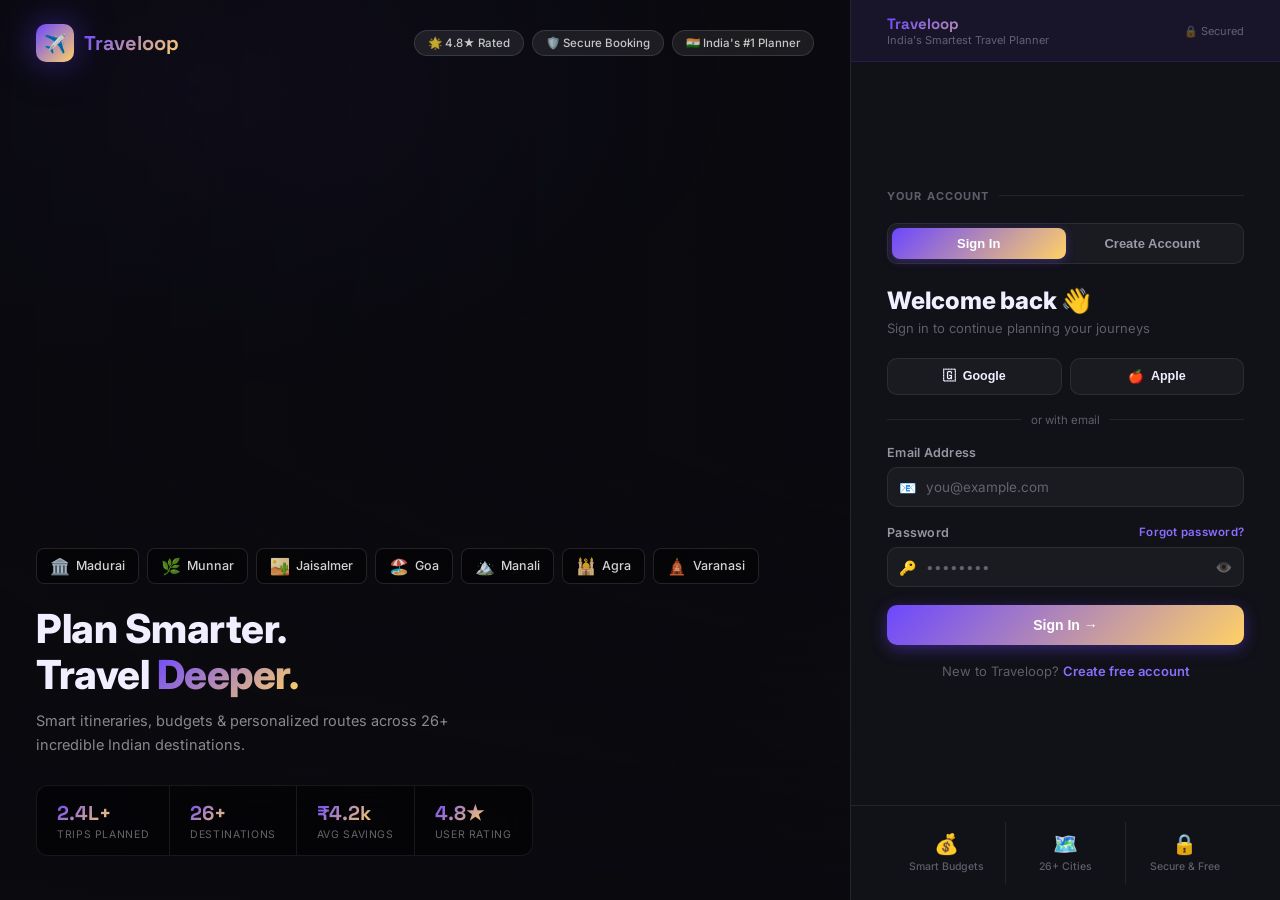
<file: my-trips.html>
<!DOCTYPE html>
<html lang="en">
<head>
  <meta charset="UTF-8"><meta name="viewport" content="width=device-width,initial-scale=1.0">
  <title>My Trips | Traveloop</title>
  <link rel="stylesheet" href="globals.css">
  <style>
    .trips-filter { display:flex; align-items:center; gap:10px; flex-wrap:wrap; margin-bottom:24px; }
    .trip-card-full { border-radius:var(--radius); overflow:hidden; background:var(--card); border:1px solid var(--border); transition:var(--transition); display:flex; flex-direction:column; }
    .trip-card-full:hover { transform:translateY(-4px); box-shadow:var(--glow-card); border-color:var(--border-bright); }
    .trip-card-img { height:200px; position:relative; overflow:hidden; }
    .trip-card-img img { width:100%; height:100%; object-fit:cover; transition:transform 0.5s ease; }
    .trip-card-full:hover .trip-card-img img { transform:scale(1.06); }
    .trip-card-img-overlay { position:absolute; inset:0; background:linear-gradient(to top,rgba(5,5,8,0.9),transparent 50%); }
    .trip-card-badge { position:absolute; top:12px; left:12px; }
    .trip-card-days { position:absolute; top:12px; right:12px; background:rgba(0,0,0,0.6); backdrop-filter:blur(8px); border:1px solid rgba(255,255,255,0.1); border-radius:20px; padding:4px 12px; font-size:12px; font-weight:600; }
    .trip-card-body { padding:20px; flex:1; display:flex; flex-direction:column; }
    .trip-card-name { font-size:16px; font-weight:700; margin-bottom:8px; }
    .trip-card-meta { display:flex; flex-wrap:wrap; gap:12px; font-size:12px; color:var(--text-muted); margin-bottom:14px; }
    .trip-card-meta span { display:flex; align-items:center; gap:4px; }
    .trip-card-cities { display:flex; flex-wrap:wrap; gap:6px; margin-bottom:14px; }
    .trip-card-city { background:rgba(139,92,246,0.1); border:1px solid rgba(139,92,246,0.2); border-radius:20px; padding:3px 10px; font-size:11px; }
    .trip-card-budget-bar { margin-bottom:16px; }
    .trip-card-footer { display:flex; gap:8px; margin-top:auto; }
    .trip-card-footer .btn { flex:1; justify-content:center; font-size:12px; }

    .trips-header-row { display:flex; justify-content:space-between; align-items:center; margin-bottom:8px; }
    .count-badge { background:rgba(139,92,246,0.15); color:var(--purple-light); border:1px solid rgba(139,92,246,0.3); border-radius:20px; padding:4px 12px; font-size:13px; font-weight:700; }
    @keyframes slideOut { to { opacity:0; transform:scale(0.9) translateY(-10px); } }
  </style>
</head>
<body>
<div class="bg-mesh"></div>
<div id="nav-placeholder"></div>
<div class="page-layout">
  <div id="topbar-placeholder"></div>
  <div class="page-content">
    <div class="section-header" style="margin-bottom:24px">
      <div>
        <div class="section-title">🧳 My Trips</div>
        <div class="section-sub">All your planned and completed journeys</div>
      </div>
      <a href="create-trip.html" class="btn btn-primary">+ Plan New Trip</a>
    </div>

    <div class="trips-filter">
      <button class="chip active" onclick="filterTrips('all',this)">All Trips</button>
      <button class="chip" onclick="filterTrips('upcoming',this)">✈️ Upcoming</button>
      <button class="chip" onclick="filterTrips('completed',this)">✅ Completed</button>
      <div style="margin-left:auto;display:flex;align-items:center;gap:8px">
        <span style="font-size:12px;color:var(--text-muted)">Sort:</span>
        <select onchange="sortTrips(this.value)" class="form-select" style="width:140px;padding:7px 12px;font-size:12px">
          <option value="date">Latest First</option>
          <option value="budget">Highest Budget</option>
          <option value="name">Name A-Z</option>
        </select>
      </div>
    </div>

    <div class="trips-header-row">
      <div class="count-badge" id="trip-count">0 trips</div>
    </div>
    <div style="height:12px"></div>
    <div class="grid-3" id="trips-grid"></div>
  </div>
</div>
<div class="toast-container" id="toast-container"></div>
<script src="db.js"></script>
<script>
let allTrips=[], filterMode='all', sortMode='date';

document.addEventListener('DOMContentLoaded',()=>{
  if(!Auth.require()) return;
  seedData();
  document.getElementById('nav-placeholder').innerHTML=buildNav('trips');
  document.getElementById('topbar-placeholder').innerHTML=buildTopbar('My Trips');
  loadTrips();
});

function loadTrips() {
  const user=Auth.currentUser();
  allTrips=DB.where('trips',t=>t.userId===user.id);
  renderTrips();
}

function renderTrips() {
  let trips=[...allTrips];
  if(filterMode!=='all') trips=trips.filter(t=>t.status===filterMode);
  if(sortMode==='date') trips.sort((a,b)=>new Date(b.createdAt)-new Date(a.createdAt));
  else if(sortMode==='budget') trips.sort((a,b)=>b.budget-a.budget);
  else trips.sort((a,b)=>a.name.localeCompare(b.name));

  document.getElementById('trip-count').textContent=`${trips.length} trip${trips.length!==1?'s':''}`;
  const grid=document.getElementById('trips-grid');

  if(!trips.length){
    grid.innerHTML=`<div class="empty-state" style="grid-column:1/-1">
      <div class="empty-icon">🧳</div>
      <div class="empty-title">No trips found</div>
      <div class="empty-sub">Start planning your first India adventure!</div>
      <a href="create-trip.html" class="btn btn-primary" style="margin-top:16px">+ Plan New Trip</a>
    </div>`;
    return;
  }

  grid.innerHTML=trips.map(t=>{
    const stops=DB.where('stops',s=>s.tripId===t.id);
    const cities=(t.cityIds||[]).map(id=>CITIES.find(c=>c.id===id)?.name).filter(Boolean);
    const days=fmt.days(t.startDate,t.endDate);
    const spent=stops.reduce((a,s)=>a+(s.hotelCost||0)+(s.transportCost||0)+(s.foodCost||0)+(s.activityCost||0),0);
    const pct=t.budget?Math.min(100,Math.round(spent/t.budget*100)):0;
    return `<div class="trip-card-full" id="card-${t.id}">
      <div class="trip-card-img">
        <img src="${t.cover||''}" alt="${t.name}" onerror="this.style.display='none'" loading="lazy">
        <div class="trip-card-img-overlay"></div>
        <div class="trip-card-badge"><span class="badge badge-${t.status==='upcoming'?'cyan':'green'}">${t.status==='upcoming'?'🔵 Upcoming':'✅ Completed'}</span></div>
        <div class="trip-card-days">📅 ${days} days</div>
      </div>
      <div class="trip-card-body">
        <div class="trip-card-name">${t.name}</div>
        <div class="trip-card-meta">
          <span>📅 ${fmt.date(t.startDate)}</span>
          <span>→</span>
          <span>${fmt.date(t.endDate)}</span>
          <span>👥 ${t.travelers} pax</span>
          <span>🚆 ${t.transport}</span>
        </div>
        <div class="trip-card-cities">${cities.map(c=>`<span class="trip-card-city">📍 ${c}</span>`).join('')}${stops.length?`<span class="trip-card-city">${stops.length} stops</span>`:''}</div>
        <div class="trip-card-budget-bar">
          <div style="display:flex;justify-content:space-between;font-size:11px;color:var(--text-muted);margin-bottom:6px">
            <span>Budget used</span><span>${pct}% · ${fmt.currency(spent)} / ${fmt.currency(t.budget)}</span>
          </div>
          <div class="progress-bar"><div class="progress-fill" style="width:${pct}%;background:${pct>90?'linear-gradient(90deg,#f87171,#ef4444)':'var(--grad-main)'}"></div></div>
        </div>
        <div class="trip-card-footer">
          <a href="itinerary.html?id=${t.id}" class="btn btn-primary">🗺️ View Plan</a>
          <a href="budget.html?id=${t.id}" class="btn btn-secondary">📊 Budget</a>
          <button onclick="deleteTrip('${t.id}')" class="btn btn-danger">🗑️</button>
        </div>
      </div>
    </div>`;
  }).join('');
}

function filterTrips(mode,btn) {
  filterMode=mode;
  document.querySelectorAll('.trips-filter .chip').forEach(b=>b.classList.remove('active'));
  btn.classList.add('active');
  renderTrips();
}

function sortTrips(mode) { sortMode=mode; renderTrips(); }

function deleteTrip(id) {
  if(!confirm('Delete this trip and all its data?')) return;
  const card=document.getElementById(`card-${id}`);
  if(card){card.style.animation='slideOut 0.35s ease forwards';setTimeout(()=>{
    DB.delete('trips',id);
    DB.where('stops',s=>s.tripId===id).forEach(s=>DB.delete('stops',s.id));
    DB.where('notes',n=>n.tripId===id).forEach(n=>DB.delete('notes',n.id));
    DB.where('checklist',c=>c.tripId===id).forEach(c=>DB.delete('checklist',c.id));
    loadTrips(); showToast('Trip deleted','success');
  },350);}
}
</script>
</body>
</html>
</file>
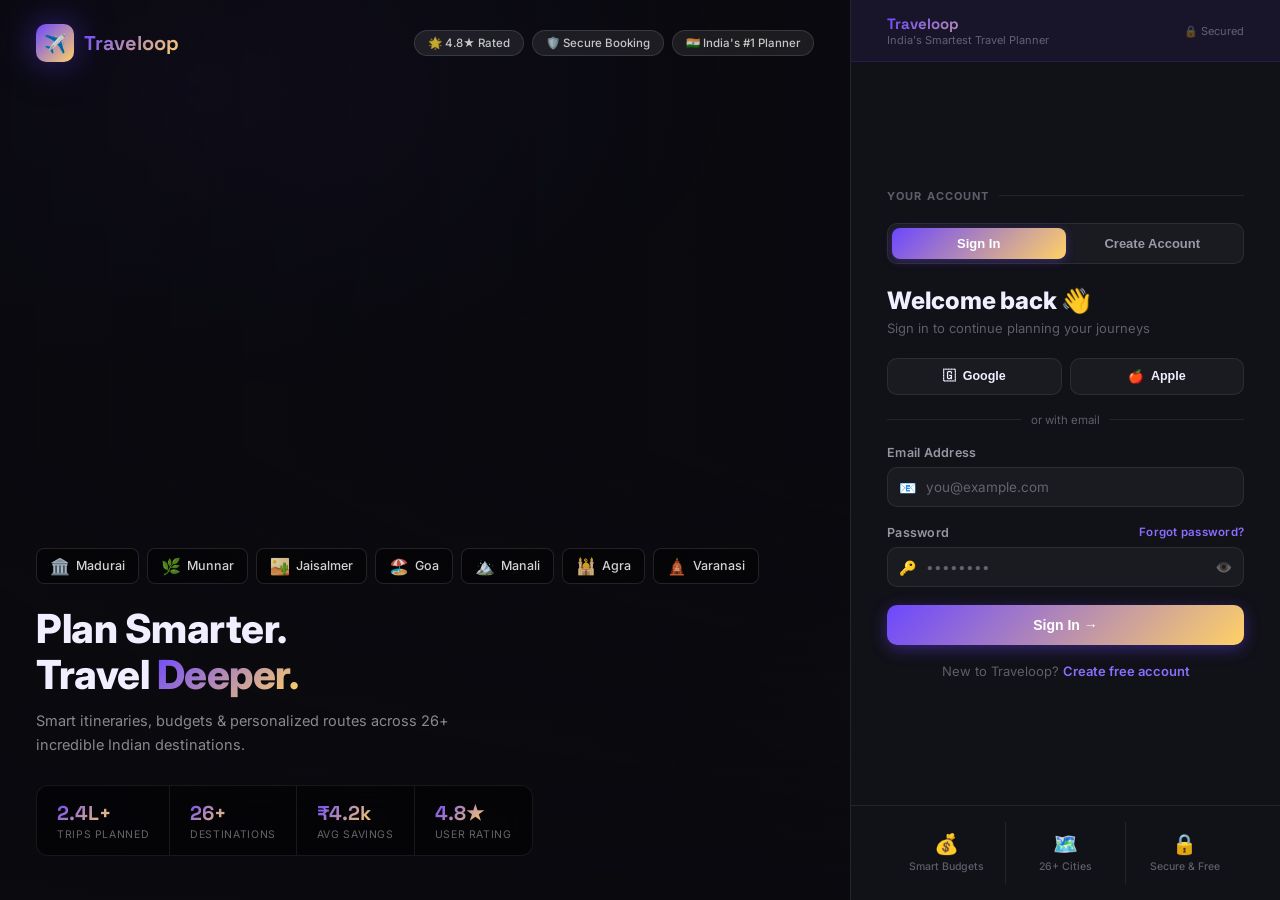
<file: notes.html>
<!DOCTYPE html>
<html lang="en">
<head>
  <meta charset="UTF-8"><meta name="viewport" content="width=device-width,initial-scale=1.0">
  <title>Trip Journal | Traveloop</title>
  <link rel="stylesheet" href="globals.css">
  <style>
    .notes-layout { display:grid; grid-template-columns:1fr 340px; gap:24px; align-items:start; }
    .note-card { background:var(--card); border:1px solid var(--border); border-radius:var(--radius); padding:20px; margin-bottom:16px; transition:var(--transition); position:relative; animation:fadeInUp 0.4s ease both; }
    .note-card:hover { border-color:var(--border-bright); box-shadow:var(--glow-card); }
    .note-header { display:flex; align-items:center; gap:10px; margin-bottom:10px; }
    .note-type-icon { width:36px; height:36px; border-radius:10px; display:flex; align-items:center; justify-content:center; font-size:18px; flex-shrink:0; }
    .note-content { font-size:14px; color:var(--text-secondary); line-height:1.65; margin-bottom:12px; }
    .note-footer { display:flex; align-items:center; gap:10px; flex-wrap:wrap; }
    .note-meta { font-size:11px; color:var(--text-muted); display:flex; align-items:center; gap:6px; }
    .note-del { margin-left:auto; background:none; border:none; color:var(--text-muted); cursor:pointer; font-size:15px; opacity:0; transition:var(--transition); }
    .note-card:hover .note-del { opacity:1; }
    .note-del:hover { color:#f87171; }

    .note-type-tip { background:rgba(34,211,238,0.12); }
    .note-type-experience { background:rgba(139,92,246,0.12); }
    .note-type-food { background:rgba(251,146,60,0.12); }
    .note-type-reminder { background:rgba(248,113,113,0.12); }

    .compose-card { background:var(--black3); border:1px solid rgba(139,92,246,0.2); border-radius:var(--radius); padding:20px; position:sticky; top:80px; }
    .compose-type-grid { display:grid; grid-template-columns:1fr 1fr; gap:8px; margin-bottom:14px; }
    .type-btn { padding:10px; border-radius:var(--radius-sm); border:1px solid var(--border); background:transparent; cursor:pointer; text-align:center; transition:var(--transition); }
    .type-btn.active { border-color:var(--purple); background:rgba(139,92,246,0.12); }
    .type-btn:hover { border-color:var(--border-bright); }
    .type-btn-icon { font-size:20px; display:block; margin-bottom:4px; }
    .type-btn-lbl { font-size:11px; font-weight:600; color:var(--text-secondary); }

    .timeline-note { position:relative; padding-left:28px; border-left:2px solid rgba(139,92,246,0.3); margin-bottom:24px; }
    .timeline-note-dot { position:absolute; left:-7px; top:8px; width:12px; height:12px; border-radius:50%; background:var(--purple); border:2px solid var(--black); }
    .day-label { font-size:12px; font-weight:700; color:var(--purple-light); text-transform:uppercase; letter-spacing:0.08em; margin-bottom:10px; }
    .empty-notes { display:flex; flex-direction:column; align-items:center; gap:12px; padding:60px 24px; text-align:center; }
  </style>
</head>
<body>
<div class="bg-mesh"></div>
<div id="nav-placeholder"></div>
<div class="page-layout">
  <div id="topbar-placeholder"></div>
  <div class="page-content">
    <div class="section-header" style="margin-bottom:20px">
      <div><div class="section-title">📔 Trip Journal</div><div class="section-sub">Your travel memories and reminders</div></div>
      <select id="trip-select" class="form-select" style="width:240px" onchange="loadNotes(this.value)"><option value="">Select trip…</option></select>
    </div>

    <div class="notes-layout">
      <!-- LEFT: NOTES FEED -->
      <div>
        <div id="filter-row" style="display:flex;gap:8px;flex-wrap:wrap;margin-bottom:18px">
          <button class="chip active" onclick="setFilter('all',this)">All</button>
          <button class="chip" onclick="setFilter('experience',this)">✨ Experiences</button>
          <button class="chip" onclick="setFilter('food',this)">🍛 Food</button>
          <button class="chip" onclick="setFilter('tip',this)">💡 Tips</button>
          <button class="chip" onclick="setFilter('reminder',this)">🔔 Reminders</button>
        </div>
        <div id="notes-feed"></div>
      </div>

      <!-- RIGHT: COMPOSE -->
      <div class="compose-card">
        <div style="font-size:15px;font-weight:700;margin-bottom:14px">✍️ New Journal Entry</div>
        <div class="form-group">
          <label class="form-label">Note Type</label>
          <div class="compose-type-grid" id="type-grid">
            <button class="type-btn active" onclick="setType('experience',this)"><span class="type-btn-icon">✨</span><span class="type-btn-lbl">Experience</span></button>
            <button class="type-btn" onclick="setType('food',this)"><span class="type-btn-icon">🍛</span><span class="type-btn-lbl">Food</span></button>
            <button class="type-btn" onclick="setType('tip',this)"><span class="type-btn-icon">💡</span><span class="type-btn-lbl">Travel Tip</span></button>
            <button class="type-btn" onclick="setType('reminder',this)"><span class="type-btn-icon">🔔</span><span class="type-btn-lbl">Reminder</span></button>
          </div>
        </div>
        <div class="form-group">
          <label class="form-label">Day</label>
          <select id="note-day" class="form-select">
            <option value="1">Day 1</option><option value="2">Day 2</option><option value="3">Day 3</option>
            <option value="4">Day 4</option><option value="5">Day 5</option><option value="6">Day 6</option>
            <option value="7">Day 7</option><option value="8">Day 8</option><option value="9">Day 9</option>
            <option value="10">Day 10</option>
          </select>
        </div>
        <div class="form-group">
          <label class="form-label">City</label>
          <input type="text" id="note-city" class="form-input" placeholder="Which city?">
        </div>
        <div class="form-group">
          <label class="form-label">Time</label>
          <input type="time" id="note-time" class="form-input" value="10:00">
        </div>
        <div class="form-group">
          <label class="form-label">Your Note</label>
          <textarea id="note-content" class="form-textarea" style="min-height:120px" placeholder="Write your experience, tip, or reminder here…"></textarea>
        </div>
        <button onclick="addNote()" class="btn btn-primary" style="width:100%;justify-content:center">Save Entry</button>
      </div>
    </div>
  </div>
</div>
<div class="toast-container" id="toast-container"></div>
<script src="db.js"></script>
<script>
const TYPE_CONFIG={experience:{icon:'✨',color:'rgba(139,92,246,0.12)',label:'Experience'},food:{icon:'🍛',color:'rgba(251,146,60,0.12)',label:'Food & Dining'},tip:{icon:'💡',color:'rgba(34,211,238,0.12)',label:'Travel Tip'},reminder:{icon:'🔔',color:'rgba(248,113,113,0.12)',label:'Reminder'}};
let currentTripId=null, noteFilter='all', noteType='experience';

document.addEventListener('DOMContentLoaded',()=>{
  if(!Auth.require()) return;
  seedData();
  document.getElementById('nav-placeholder').innerHTML=buildNav('notes');
  document.getElementById('topbar-placeholder').innerHTML=buildTopbar('Trip Journal');
  const user=Auth.currentUser();
  const trips=DB.where('trips',t=>t.userId===user.id);
  const sel=document.getElementById('trip-select');
  trips.forEach(t=>{ const o=document.createElement('option'); o.value=t.id; o.textContent=t.name; sel.appendChild(o); });
  const urlId=new URLSearchParams(location.search).get('id');
  if(urlId){ sel.value=urlId; loadNotes(urlId); }
  else if(trips.length){ sel.value=trips[0].id; loadNotes(trips[0].id); }
});

function loadNotes(tripId) {
  currentTripId=tripId;
  const trip=DB.findById('trips',tripId);
  if(trip){ document.getElementById('note-city').value=DB.where('stops',s=>s.tripId===tripId)[0]?.cityName||''; }
  render();
}

function render() {
  let notes=currentTripId?DB.where('notes',n=>n.tripId===currentTripId):[];
  if(noteFilter!=='all') notes=notes.filter(n=>n.type===noteFilter);
  notes.sort((a,b)=>a.day-b.day||(a.time>b.time?1:-1));
  const feed=document.getElementById('notes-feed');
  if(!notes.length){
    feed.innerHTML=`<div class="empty-notes"><div style="font-size:48px">📔</div><div style="font-size:16px;font-weight:700;color:var(--text-secondary)">No journal entries yet</div><div style="font-size:13px;color:var(--text-muted)">Use the panel on the right to log your first memory!</div></div>`;
    return;
  }
  // Group by day
  const byDay={};
  notes.forEach(n=>{ if(!byDay[n.day]) byDay[n.day]=[]; byDay[n.day].push(n); });
  feed.innerHTML=Object.entries(byDay).map(([day,dayNotes])=>`
    <div class="timeline-note">
      <div class="timeline-note-dot"></div>
      <div class="day-label">📅 Day ${day} · ${dayNotes[0]?.city||''}</div>
      ${dayNotes.map((n,i)=>{
        const tc=TYPE_CONFIG[n.type]||TYPE_CONFIG.experience;
        return `<div class="note-card" style="animation-delay:${i*0.1}s">
          <div class="note-header">
            <div class="note-type-icon note-type-${n.type}" style="background:${tc.color}">${tc.icon}</div>
            <div>
              <div style="font-size:13px;font-weight:700">${tc.label}</div>
              <div style="font-size:11px;color:var(--text-muted)">⏰ ${n.time||'--:--'}</div>
            </div>
            <button class="note-del" onclick="deleteNote('${n.id}')">🗑️</button>
          </div>
          <div class="note-content">${n.content}</div>
          <div class="note-footer">
            <span class="badge badge-purple">Day ${n.day}</span>
            ${n.city?`<span class="badge badge-cyan">📍 ${n.city}</span>`:''}
            <span style="font-size:11px;color:var(--text-muted);margin-left:auto">${new Date(n.createdAt).toLocaleDateString('en-IN',{day:'numeric',month:'short'})}</span>
          </div>
        </div>`;
      }).join('')}
    </div>`).join('');
}

function setFilter(f,btn) {
  noteFilter=f;
  document.querySelectorAll('#filter-row .chip').forEach(b=>b.classList.remove('active'));
  btn.classList.add('active');
  render();
}

function setType(type,btn) {
  noteType=type;
  document.querySelectorAll('#type-grid .type-btn').forEach(b=>b.classList.remove('active'));
  btn.classList.add('active');
}

function addNote() {
  if(!currentTripId){showToast('Select a trip first','error');return;}
  const content=document.getElementById('note-content').value.trim();
  if(!content){showToast('Write something first!','error');return;}
  DB.insert('notes',{
    tripId:currentTripId, type:noteType,
    day:parseInt(document.getElementById('note-day').value),
    city:document.getElementById('note-city').value.trim(),
    time:document.getElementById('note-time').value,
    content,
  });
  document.getElementById('note-content').value='';
  showToast('Journal entry saved ✅');
  render();
}

function deleteNote(id) {
  DB.delete('notes',id);
  showToast('Note deleted');
  render();
}
</script>
</body>
</html>
</file>
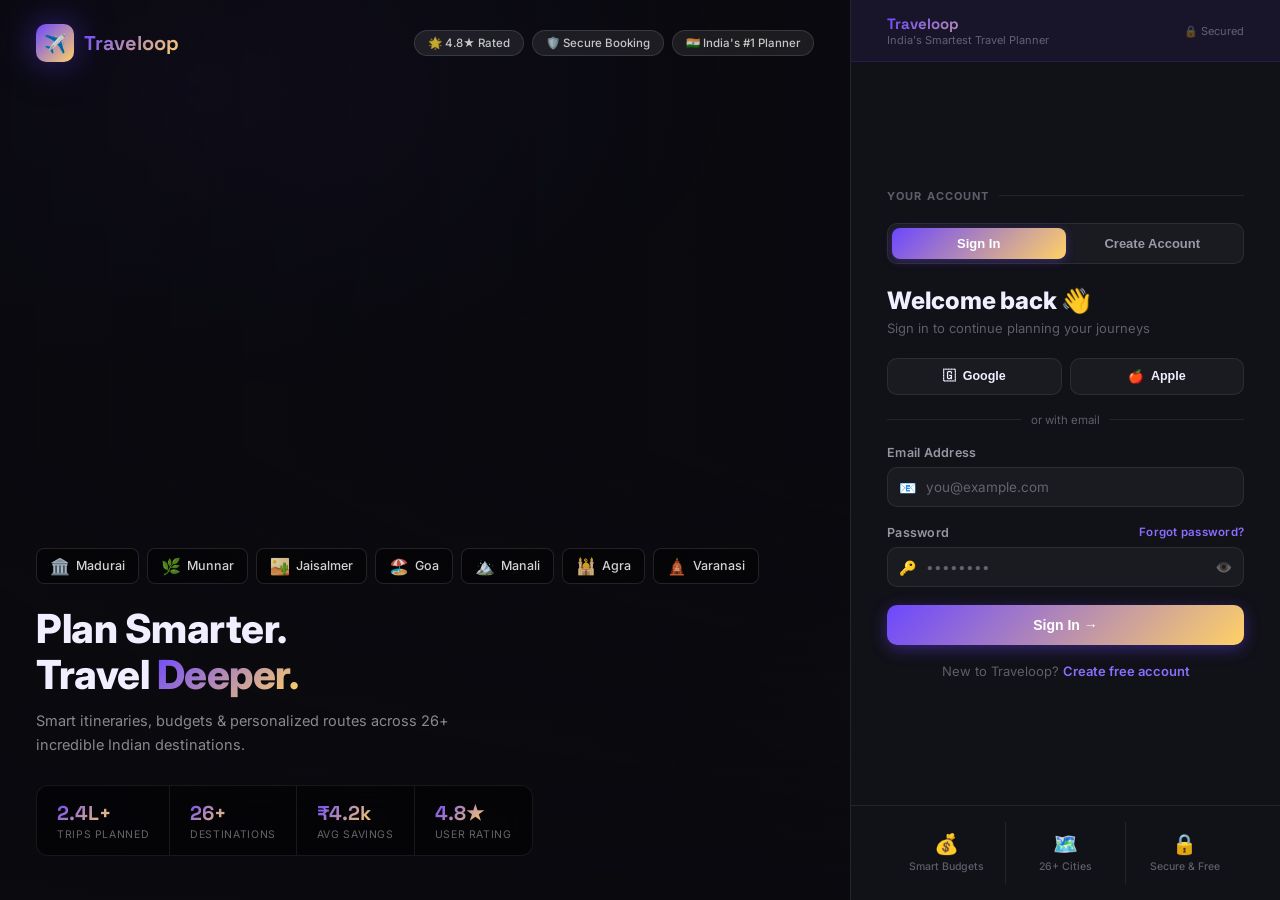
<file: profile.html>
<!DOCTYPE html>
<html lang="en">
<head>
  <meta charset="UTF-8"><meta name="viewport" content="width=device-width,initial-scale=1.0">
  <title>Profile | Traveloop</title>
  <link rel="stylesheet" href="globals.css">
  <style>
    .profile-layout { display: grid; grid-template-columns: 340px 1fr; gap: 24px; align-items: start; }
    .profile-sidebar { display: flex; flex-direction: column; gap: 20px; }
    .profile-card { 
      background: var(--grad-card); 
      border: 1px solid rgba(108, 71, 255, 0.2); 
      border-radius: var(--radius-lg); 
      padding: 32px 24px; 
      text-align: center;
      box-shadow: var(--glow-card);
    }
    .profile-avatar-big { 
      width: 96px; height: 96px; border-radius: 50%; 
      background: var(--grad-main); 
      display: flex; align-items: center; justify-content: center; 
      font-size: 38px; font-weight: 800; margin: 0 auto 18px; 
      box-shadow: var(--glow-v);
      border: 3px solid rgba(255,255,255,0.1);
    }
    .profile-name { font-size: 24px; font-weight: 800; margin-bottom: 6px; letter-spacing: -0.5px; }
    .profile-email { font-size: 13px; color: var(--text-muted); margin-bottom: 20px; }
    .profile-stats { display: grid; grid-template-columns: repeat(3, 1fr); gap: 10px; margin-top: 24px; }
    .ps-item { background: rgba(0, 0, 0, 0.2); border-radius: 12px; padding: 12px 6px; border: 1px solid var(--border); }
    .ps-val { font-size: 20px; font-weight: 800; font-family: 'Space Grotesk', sans-serif; color: var(--gold); }
    .ps-lbl { font-size: 9px; color: var(--text-muted); margin-top: 3px; text-transform: uppercase; letter-spacing: 0.08em; }
    
    .saved-city { 
      display: flex; align-items: center; gap: 12px; padding: 12px; 
      background: rgba(255,255,255,0.02); border: 1px solid var(--border); 
      border-radius: var(--radius-sm); margin-bottom: 10px; transition: var(--transition); 
    }
    .saved-city:hover { border-color: var(--violet); background: rgba(108,71,255,0.05); transform: translateX(4px); }
    .saved-city-thumb { width: 48px; height: 48px; border-radius: 8px; overflow: hidden; flex-shrink: 0; border: 1px solid var(--border); }
    .saved-city-thumb img { width: 100%; height: 100%; object-fit: cover; }
    
    .settings-title { font-size: 15px; font-weight: 700; color: var(--text-primary); margin-bottom: 18px; display: flex; align-items: center; gap: 10px; }
    .toggle-row { display: flex; align-items: center; justify-content: space-between; padding: 14px 0; border-bottom: 1px solid var(--border); }
    .toggle-row:last-child { border: none; }
    .toggle-label { font-size: 14px; font-weight: 600; color: var(--text-primary); }
    .toggle-sub { font-size: 12px; color: var(--text-muted); margin-top: 2px; }
    
    .badge-collection { display: flex; flex-wrap: wrap; gap: 10px; margin-top: 10px; justify-content: center; }
    .achievement-badge { 
      display: flex; flex-direction: column; align-items: center; gap: 6px; 
      background: rgba(0, 0, 0, 0.2); border: 1px solid var(--border); 
      border-radius: 14px; padding: 14px; width: 92px; transition: var(--transition);
    }
    .achievement-badge:hover { border-color: var(--gold); background: rgba(255,209,102,0.05); }
    .achievement-badge .badge-icon { font-size: 26px; }
    .achievement-badge .badge-name { font-size: 10px; color: var(--text-muted); font-weight: 600; text-align: center; }
    
    @media(max-width:1024px){ .profile-layout { grid-template-columns: 1fr; } .profile-sidebar { flex-direction: row; flex-wrap: wrap; } .profile-sidebar > * { flex: 1; min-width: 300px; } }
    @media(max-width:640px){ .profile-sidebar > * { min-width: 100%; } }

  </style>
</head>
<body>
<div class="bg-mesh"></div>
<div id="nav-placeholder"></div>
<div class="page-layout">
  <div id="topbar-placeholder"></div>
  <div class="page-content">
    <div class="section-header" style="margin-bottom:24px">
      <div><div class="section-title">👤 Profile & Settings</div><div class="section-sub">Manage your account and preferences</div></div>
    </div>
    <div class="profile-layout">
      <!-- LEFT SIDEBAR -->
      <div class="profile-sidebar">
        <div class="profile-card">
          <div class="profile-avatar-big" id="prof-avatar">?</div>
          <div class="profile-name" id="prof-name">Loading…</div>
          <div class="profile-email" id="prof-email">-</div>
          <div class="badge badge-gold" style="margin-bottom:20px">🇮🇳 India Explorer</div>
          <div id="prof-bio" style="font-size:13px;color:var(--text-secondary);line-height:1.6;margin-bottom:20px"></div>
          <button onclick="editBio()" class="btn btn-secondary btn-sm" style="width:100%;justify-content:center">✏️ Edit Bio</button>
          <div class="profile-stats" id="prof-stats"></div>
        </div>

        <div class="card">
          <div style="font-size:14px;font-weight:700;margin-bottom:14px">🏆 Achievements</div>
          <div class="badge-collection" id="achievements"></div>
        </div>

        <div class="card">
          <div style="font-size:14px;font-weight:700;margin-bottom:14px">❤️ Saved Destinations</div>
          <div id="saved-cities"></div>
        </div>
      </div>

      <!-- RIGHT -->
      <div>
        <!-- Edit Profile -->
        <div class="card" style="margin-bottom:20px">
          <div class="settings-title">✏️ Edit Profile</div>
          <div class="form-group">
            <label class="form-label">Full Name</label>
            <input type="text" id="edit-name" class="form-input" placeholder="Your name">
          </div>
          <div class="form-group">
            <label class="form-label">Email</label>
            <input type="email" id="edit-email" class="form-input" placeholder="email@example.com">
          </div>
          <button onclick="saveProfile()" class="btn btn-primary">Save Changes</button>
        </div>

        <!-- Settings -->
        <div class="card" style="margin-bottom:20px">
          <div class="settings-title">⚙️ Preferences</div>
          <div class="settings-section">
            <div class="toggle-row">
              <div><div class="toggle-label">Email Notifications</div><div class="toggle-sub">Trip reminders and tips</div></div>
              <label class="toggle-switch"><input type="checkbox" checked><span class="toggle-slider"></span></label>
            </div>
            <div class="toggle-row">
              <div><div class="toggle-label">Budget Alerts</div><div class="toggle-sub">Alert when near limit</div></div>
              <label class="toggle-switch"><input type="checkbox" checked><span class="toggle-slider"></span></label>
            </div>
            <div class="toggle-row">
              <div><div class="toggle-label">Smart Suggestions</div><div class="toggle-sub">Personalized travel ideas</div></div>
              <label class="toggle-switch"><input type="checkbox" checked><span class="toggle-slider"></span></label>
            </div>
            <div class="toggle-row">
              <div><div class="toggle-label">Dark Mode</div><div class="toggle-sub">Always on by default</div></div>
              <label class="toggle-switch"><input type="checkbox" checked disabled><span class="toggle-slider"></span></label>
            </div>
          </div>
        </div>

        <!-- Language -->
        <div class="card" style="margin-bottom:20px">
          <div class="settings-title">🌐 Language & Region</div>
          <div class="form-group">
            <label class="form-label">Language</label>
            <select class="form-select" onchange="showToast('Language preference saved')">
              <option>English</option><option>हिंदी (Hindi)</option><option>தமிழ் (Tamil)</option><option>తెలుగు (Telugu)</option><option>ಕನ್ನಡ (Kannada)</option>
            </select>
          </div>
          <div class="form-group">
            <label class="form-label">Currency Display</label>
            <select class="form-select" onchange="showToast('Currency preference saved')">
              <option>₹ Indian Rupee (INR)</option><option>$ US Dollar (USD)</option>
            </select>
          </div>
        </div>

        <!-- Danger zone -->
        <div class="card" style="border-color:rgba(239,68,68,0.2);background:rgba(239,68,68,0.04)">
          <div class="settings-title" style="color:#f87171">⚠️ Account</div>
          <div style="font-size:13px;color:var(--text-muted);margin-bottom:16px">These actions cannot be undone.</div>
          <div style="display:flex;gap:10px;flex-wrap:wrap">
            <button onclick="resetData()" class="btn btn-danger btn-sm">🔄 Reset All Data</button>
            <button onclick="Auth.logout()" class="btn btn-danger btn-sm">🚪 Sign Out</button>
          </div>
        </div>
      </div>
    </div>
  </div>
</div>
<div class="toast-container" id="toast-container"></div>
<script src="db.js"></script>
<script>
document.addEventListener('DOMContentLoaded',()=>{
  if(!Auth.require()) return;
  seedData();
  document.getElementById('nav-placeholder').innerHTML=buildNav('');
  document.getElementById('topbar-placeholder').innerHTML=buildTopbar('Profile');
  loadProfile();
});

function loadProfile() {
  const user=Auth.currentUser();
  const trips=DB.where('trips',t=>t.userId===user.id);
  const stops=DB.where('stops',s=>trips.map(t=>t.id).includes(s.tripId));
  const cities=[...new Set(stops.map(s=>s.cityId))];
  const acts=stops.reduce((a,s)=>a+(s.activities||[]).length,0);

  document.getElementById('prof-avatar').textContent=user.avatar||user.name.slice(0,2).toUpperCase();
  document.getElementById('prof-name').textContent=user.name;
  document.getElementById('prof-email').textContent=user.email;
  document.getElementById('prof-bio').textContent=user.bio||'No bio yet. Click Edit Bio to add one!';
  document.getElementById('edit-name').value=user.name;
  document.getElementById('edit-email').value=user.email;

  document.getElementById('prof-stats').innerHTML=`
    <div class="ps-item"><div class="ps-val">${trips.length}</div><div class="ps-lbl">Trips</div></div>
    <div class="ps-item"><div class="ps-val">${cities.length}</div><div class="ps-lbl">Cities</div></div>
    <div class="ps-item"><div class="ps-val">${acts}</div><div class="ps-lbl">Activities</div></div>`;

  // Achievements
  const badges=[
    {icon:'🗺️',name:'First Trip',earned:trips.length>=1},
    {icon:'🏙️',name:'City Hopper',earned:cities.length>=3},
    {icon:'🎯',name:'Adventurer',earned:acts>=5},
    {icon:'🌟',name:'Explorer',earned:trips.length>=3},
    {icon:'💰',name:'Smart Planner',earned:trips.some(t=>t.budget>10000)},
    {icon:'🇮🇳',name:'India Expert',earned:cities.length>=5},
  ];
  document.getElementById('achievements').innerHTML=badges.map(b=>`
    <div class="achievement-badge" style="opacity:${b.earned?1:0.35};${b.earned?'border-color:rgba(139,92,246,0.4)':''}">
      <span class="badge-icon">${b.icon}</span>
      <span class="badge-name">${b.name}</span>
      ${b.earned?'<span style="font-size:9px;color:#34d399">✓ Earned</span>':''}
    </div>`).join('');

  // Saved cities
  const savedIds=user.savedCities||[];
  const savedCitiesEl=document.getElementById('saved-cities');
  if(!savedIds.length){ savedCitiesEl.innerHTML='<div style="font-size:13px;color:var(--text-muted)">No saved destinations yet. Add cities from the Explore page!</div>'; return; }
  savedCitiesEl.innerHTML=savedIds.map(id=>{
    const c=CITIES.find(x=>x.id===id);
    if(!c) return '';
    return `<div class="saved-city">
      <div class="saved-city-thumb"><img src="${c.img}" alt="${c.name}" onerror="this.outerHTML='<div style=&quot;width:44px;height:44px;border-radius:8px;background:var(--grad-card);display:flex;align-items:center;justify-content:center&quot;>🏙️</div>'" loading="lazy"></div>
      <div style="flex:1"><div style="font-weight:700;font-size:13px">${c.name}</div><div style="font-size:11px;color:var(--text-muted)">${c.state} · ${c.tag}</div></div>
      <a href="city-search.html?city=${c.id}" class="btn btn-ghost btn-sm">View</a>
    </div>`;
  }).join('');
}

function saveProfile() {
  const user=Auth.currentUser();
  const name=document.getElementById('edit-name').value.trim();
  const email=document.getElementById('edit-email').value.trim();
  if(!name||!email){ showToast('Please fill all fields','error'); return; }
  DB.update('users',user.id,{name,email,avatar:name.slice(0,2).toUpperCase()});
  showToast('Profile updated ✅');
  loadProfile();
}

function editBio() {
  const user=Auth.currentUser();
  const bio=prompt('Update your bio:',user.bio||'');
  if(bio!==null){ DB.update('users',user.id,{bio}); loadProfile(); showToast('Bio updated ✅'); }
}

function resetData() {
  if(!confirm('This will delete ALL your trips and data. Are you sure?')) return;
  const user=Auth.currentUser();
  DB.where('trips',t=>t.userId===user.id).forEach(t=>{
    DB.where('stops',s=>s.tripId===t.id).forEach(s=>DB.delete('stops',s.id));
    DB.where('notes',n=>n.tripId===t.id).forEach(n=>DB.delete('notes',n.id));
    DB.where('checklist',c=>c.tripId===t.id).forEach(c=>DB.delete('checklist',c.id));
    DB.delete('trips',t.id);
  });
  showToast('All trip data cleared');
  setTimeout(()=>window.location.href='dashboard.html',1200);
}
</script>
</body>
</html>
</file>
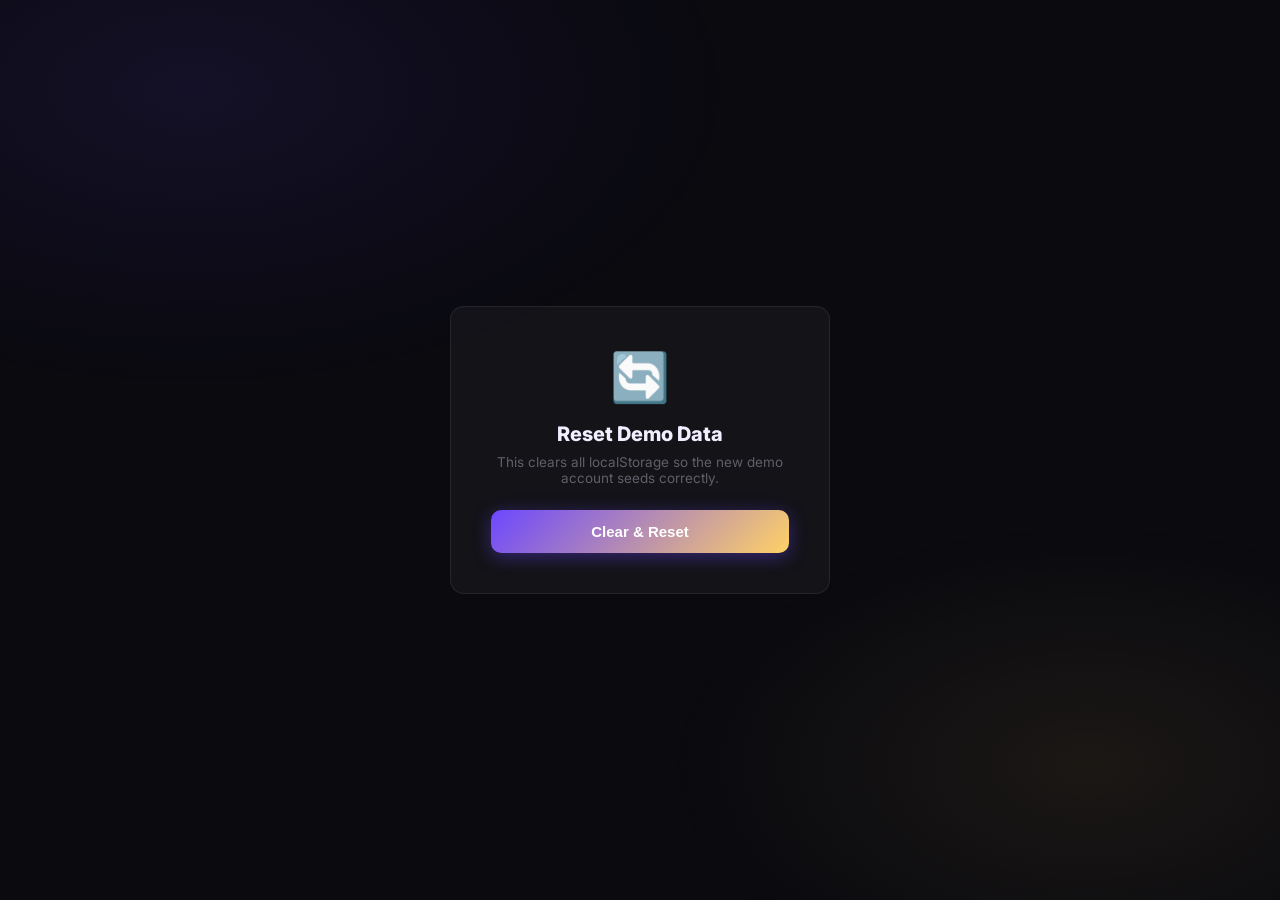
<file: reset.html>
<!DOCTYPE html>
<html lang="en">
<head>
  <meta charset="UTF-8">
  <title>Reset | Traveloop</title>
  <link rel="stylesheet" href="globals.css">
</head>
<body style="display:flex;align-items:center;justify-content:center;min-height:100vh;">
<div class="bg-mesh"></div>
<div class="card" style="text-align:center;padding:40px;max-width:380px;position:relative;z-index:1">
  <div style="font-size:48px;margin-bottom:16px">🔄</div>
  <div style="font-size:20px;font-weight:800;margin-bottom:8px">Reset Demo Data</div>
  <div style="color:var(--text-muted);font-size:13.5px;margin-bottom:24px">This clears all localStorage so the new demo account seeds correctly.</div>
  <button onclick="resetAll()" class="btn btn-primary btn-lg" style="width:100%;justify-content:center">Clear & Reset</button>
</div>
<script>
  function resetAll(){
    localStorage.clear();
    sessionStorage.clear();
    document.body.innerHTML='<div style="display:flex;align-items:center;justify-content:center;min-height:100vh;font-family:Inter,sans-serif;color:#f0eeff;background:#0a0a0f;font-size:18px;font-weight:600">✅ Reset done! <a href="index.html" style="color:#6c47ff;margin-left:10px">Go to Login →</a></div>';
  }
</script>
</body>
</html>
</file>
<file: globals.css>
@import url('https://fonts.googleapis.com/css2?family=Inter:wght@300;400;500;600;700;800&family=Space+Grotesk:wght@400;500;600;700&display=swap');

/* ── 3-COLOR SYSTEM: Black · Violet · Gold ── */
:root {
  --black:   #0a0a0f;
  --black2:  #111118;
  --black3:  #18181f;
  --card:    rgba(255,255,255,0.04);
  --card-hover: rgba(255,255,255,0.07);
  --border:  rgba(255,255,255,0.08);
  --border-v: rgba(108,71,255,0.35);

  /* COLOR 1 — Violet (primary) */
  --violet:  #6c47ff;
  --violet-l:#8b6dff;
  --violet-d:#4c2fd4;

  /* COLOR 2 — Gold (accent) */
  --gold:    #ffd166;
  --gold-l:  #ffe099;
  --gold-d:  #e6b800;

  /* COLOR 3 — Deep Black (bg) — already above */

  --grad-main:   linear-gradient(135deg, #6c47ff 0%, #ffd166 100%);
  --grad-violet: linear-gradient(135deg, #4c2fd4 0%, #6c47ff 100%);
  --grad-card:   linear-gradient(135deg, rgba(108,71,255,0.12) 0%, rgba(255,209,102,0.06) 100%);
  --grad-hero:   linear-gradient(135deg, #0a0a0f 0%, #120d2a 50%, #1a1400 100%);

  --glow-v:    0 0 30px rgba(108,71,255,0.4), 0 0 60px rgba(108,71,255,0.15);
  --glow-g:    0 0 30px rgba(255,209,102,0.35), 0 0 60px rgba(255,209,102,0.12);
  --glow-card: 0 8px 32px rgba(0,0,0,0.5), 0 0 0 1px rgba(108,71,255,0.15);

  --text-primary:   #f0eeff;
  --text-secondary: rgba(240,238,255,0.6);
  --text-muted:     rgba(240,238,255,0.35);

  --nav-w: 252px;
  --radius: 14px;
  --radius-sm: 10px;
  --radius-lg: 22px;
  --transition: all 0.28s cubic-bezier(0.4,0,0.2,1);

  /* Safety aliases for legacy code */
  --cyan: var(--gold);
  --purple: var(--violet);
  --purple-light: var(--violet-l);
}

*, *::before, *::after { box-sizing: border-box; margin: 0; padding: 0; }
html { scroll-behavior: smooth; }
body {
  font-family: 'Inter', sans-serif;
  background: var(--black);
  color: var(--text-primary);
  min-height: 100vh;
  overflow-x: hidden;
  -webkit-font-smoothing: antialiased;
}

/* ── BG ── */
.bg-mesh {
  position: fixed; inset: 0; z-index: 0; pointer-events: none;
  background:
    radial-gradient(ellipse 70% 55% at 15% 10%, rgba(108,71,255,0.1) 0%, transparent 60%),
    radial-gradient(ellipse 55% 45% at 85% 85%, rgba(255,209,102,0.07) 0%, transparent 60%);
  animation: meshPulse 8s ease-in-out infinite alternate;
}
@keyframes meshPulse { from{opacity:.7} to{opacity:1} }

/* ── SCROLLBAR ── */
::-webkit-scrollbar { width: 5px; }
::-webkit-scrollbar-track { background: var(--black2); }
::-webkit-scrollbar-thumb { background: rgba(108,71,255,0.4); border-radius: 3px; }
::-webkit-scrollbar-thumb:hover { background: var(--violet); }

/* ── SIDEBAR ── */
.sidebar {
  position: fixed; left: 0; top: 0; bottom: 0;
  width: var(--nav-w); z-index: 100;
  background: rgba(10,10,15,0.96);
  border-right: 1px solid var(--border);
  backdrop-filter: blur(20px);
  display: flex; flex-direction: column;
  padding: 22px 0;
}
.sidebar-logo {
  display: flex; align-items: center; gap: 11px;
  padding: 0 22px 24px;
  border-bottom: 1px solid var(--border);
}
.logo-icon {
  width: 38px; height: 38px; border-radius: 11px;
  background: var(--grad-main);
  display: flex; align-items: center; justify-content: center;
  font-size: 18px; box-shadow: var(--glow-v);
}
.logo-text {
  font-family: 'Space Grotesk', sans-serif;
  font-size: 17px; font-weight: 700;
  background: var(--grad-main);
  -webkit-background-clip: text; -webkit-text-fill-color: transparent;
}
.nav-section { padding: 18px 10px 6px; }
.nav-label {
  font-size: 10px; font-weight: 600; letter-spacing: .12em;
  text-transform: uppercase; color: var(--text-muted); padding: 0 12px 7px;
}
.nav-item {
  display: flex; align-items: center; gap: 11px;
  padding: 10px 13px; border-radius: var(--radius-sm);
  color: var(--text-secondary); font-size: 13.5px; font-weight: 500;
  text-decoration: none; cursor: pointer; border: none; background: none; width: 100%;
  transition: var(--transition); position: relative;
}
.nav-item:hover, .nav-item.active {
  background: rgba(108,71,255,0.1); color: var(--text-primary);
}
.nav-item.active { color: var(--violet-l); }
.nav-item.active::before {
  content: ''; position: absolute; left: 0; top: 50%; transform: translateY(-50%);
  width: 3px; height: 18px; border-radius: 2px;
  background: var(--grad-main);
}
.nav-icon { font-size: 17px; min-width: 20px; text-align: center; }
.nav-badge {
  margin-left: auto; background: var(--grad-main);
  color: #fff; font-size: 10px; font-weight: 700;
  padding: 2px 7px; border-radius: 20px;
}
.sidebar-footer { margin-top: auto; padding: 14px 10px; border-top: 1px solid var(--border); }

/* ── LAYOUT ── */
.page-layout { margin-left: var(--nav-w); min-height: 100vh; position: relative; z-index: 1; }
.page-content { padding: 28px; max-width: 1380px; margin: 0 auto; }

/* ── TOPBAR ── */
.topbar {
  display: flex; align-items: center; justify-content: space-between;
  padding: 14px 28px;
  background: rgba(10,10,15,0.82);
  border-bottom: 1px solid var(--border);
  backdrop-filter: blur(18px);
  position: sticky; top: 0; z-index: 50;
}
.topbar-title { font-size: 18px; font-weight: 700; }
.topbar-actions { display: flex; align-items: center; gap: 10px; }
.topbar-search {
  display: flex; align-items: center; gap: 9px;
  background: var(--card); border: 1px solid var(--border);
  border-radius: 9px; padding: 7px 14px; width: 240px;
}
.topbar-search input { background: none; border: none; outline: none; color: var(--text-primary); font-size: 13px; width: 100%; }
.topbar-search input::placeholder { color: var(--text-muted); }
.avatar {
  width: 34px; height: 34px; border-radius: 50%;
  background: var(--grad-main);
  display: flex; align-items: center; justify-content: center;
  font-size: 14px; font-weight: 700; cursor: pointer;
  box-shadow: var(--glow-v); transition: var(--transition);
}
.avatar:hover { transform: scale(1.06); }

/* ── BUTTONS ── */
.btn {
  display: inline-flex; align-items: center; gap: 7px;
  padding: 9px 18px; border-radius: var(--radius-sm);
  font-size: 13.5px; font-weight: 600; cursor: pointer;
  border: none; text-decoration: none; transition: var(--transition); white-space: nowrap;
}
.btn-primary {
  background: var(--grad-main); color: #fff;
  box-shadow: 0 4px 18px rgba(108,71,255,0.4);
}
.btn-primary:hover { transform: translateY(-2px); box-shadow: 0 8px 28px rgba(108,71,255,0.5); }
.btn-secondary {
  background: var(--card); color: var(--text-primary);
  border: 1px solid var(--border-v);
}
.btn-secondary:hover { background: var(--card-hover); border-color: var(--violet); }
.btn-ghost { background: transparent; color: var(--text-secondary); }
.btn-ghost:hover { color: var(--text-primary); background: var(--card); }
.btn-danger { background: rgba(239,68,68,0.12); color: #f87171; border: 1px solid rgba(239,68,68,0.28); }
.btn-danger:hover { background: rgba(239,68,68,0.22); }
.btn-gold {
  background: var(--gold); color: #0a0a0f; font-weight: 700;
  box-shadow: 0 4px 16px rgba(255,209,102,0.35);
}
.btn-gold:hover { transform: translateY(-2px); box-shadow: 0 8px 24px rgba(255,209,102,0.5); }
.btn-sm { padding: 6px 13px; font-size: 12px; }
.btn-lg { padding: 13px 26px; font-size: 15px; }
.btn-icon { padding: 8px; }

/* ── CARDS ── */
.card {
  background: var(--card); border: 1px solid var(--border);
  border-radius: var(--radius); padding: 22px;
  transition: var(--transition); position: relative; overflow: hidden;
}
.card:hover { background: var(--card-hover); border-color: var(--border-v); box-shadow: var(--glow-card); }
.card-glow {
  background: var(--grad-card); border: 1px solid rgba(108,71,255,0.2);
  border-radius: var(--radius); padding: 22px;
}
.card-glass {
  background: rgba(255,255,255,0.03); backdrop-filter: blur(18px);
  border: 1px solid rgba(255,255,255,0.07); border-radius: var(--radius); padding: 22px;
}

/* ── STAT CARDS ── */
.stats-grid { display: grid; grid-template-columns: repeat(4,1fr); gap: 14px; margin-bottom: 24px; }
.stat-card {
  background: var(--card); border: 1px solid var(--border);
  border-radius: var(--radius); padding: 18px 20px;
  transition: var(--transition); position: relative; overflow: hidden;
}
.stat-card::before {
  content: ''; position: absolute; top: 0; right: 0;
  width: 72px; height: 72px; border-radius: 50%;
  background: radial-gradient(circle, rgba(108,71,255,0.13), transparent);
  transform: translate(18px,-18px);
}
.stat-card:hover { transform: translateY(-3px); box-shadow: var(--glow-card); border-color: var(--border-v); }
.stat-icon { font-size: 26px; margin-bottom: 10px; }
.stat-value { font-size: 26px; font-weight: 800; font-family: 'Space Grotesk', sans-serif; line-height: 1; }
.stat-label { font-size: 11.5px; color: var(--text-muted); margin-top: 4px; font-weight: 500; text-transform: uppercase; letter-spacing: .05em; }
.stat-change { font-size: 11.5px; margin-top: 7px; }
.stat-change.up { color: var(--gold); }
.stat-change.down { color: #f87171; }

.gradient-text { background: var(--grad-main); -webkit-background-clip: text; -webkit-text-fill-color: transparent; background-clip: text; }
.gradient-text-v { background: var(--grad-violet); -webkit-background-clip: text; -webkit-text-fill-color: transparent; background-clip: text; }
.gold-text { color: var(--gold); }

/* ── SECTION HEADERS ── */
.section-header { display: flex; align-items: center; justify-content: space-between; margin-bottom: 18px; }
.section-title { font-size: 17px; font-weight: 700; }
.section-sub { font-size: 12.5px; color: var(--text-muted); margin-top: 2px; }

/* ── BADGES ── */
.badge { display: inline-flex; align-items: center; gap: 4px; padding: 3px 9px; border-radius: 20px; font-size: 11px; font-weight: 600; }
.badge-violet { background: rgba(108,71,255,0.15); color: var(--violet-l); border: 1px solid rgba(108,71,255,0.3); }
.badge-gold   { background: rgba(255,209,102,0.12); color: var(--gold);    border: 1px solid rgba(255,209,102,0.28); }
.badge-green  { background: rgba(52,211,153,0.12);  color: #34d399;        border: 1px solid rgba(52,211,153,0.25); }
.badge-red    { background: rgba(248,113,113,0.12); color: #f87171;        border: 1px solid rgba(248,113,113,0.25); }
/* Legacy aliases so old pages still work */
.badge-purple { background: rgba(108,71,255,0.15); color: var(--violet-l); border: 1px solid rgba(108,71,255,0.3); }
.badge-cyan   { background: rgba(255,209,102,0.12); color: var(--gold);    border: 1px solid rgba(255,209,102,0.28); }

/* ── FORMS ── */
.form-group { margin-bottom: 18px; }
.form-label { display: block; font-size: 12.5px; font-weight: 600; color: var(--text-secondary); margin-bottom: 7px; letter-spacing: .02em; }
.form-input, .form-select, .form-textarea {
  width: 100%; background: rgba(255,255,255,0.04);
  border: 1px solid var(--border); border-radius: var(--radius-sm);
  color: var(--text-primary); font-family: 'Inter', sans-serif;
  font-size: 13.5px; padding: 11px 14px;
  transition: var(--transition); outline: none;
}
.form-input:focus, .form-select:focus, .form-textarea:focus {
  border-color: var(--violet);
  background: rgba(108,71,255,0.06);
  box-shadow: 0 0 0 3px rgba(108,71,255,0.12);
}
.form-input::placeholder, .form-textarea::placeholder { color: var(--text-muted); }
.form-select { appearance: none; cursor: pointer; }
.form-select option { background: var(--black3); }
.form-textarea { resize: vertical; min-height: 95px; }
.form-hint { font-size: 11.5px; color: var(--text-muted); margin-top: 5px; }

/* ── TABS ── */
.tabs { display: flex; gap: 4px; background: var(--card); border: 1px solid var(--border); border-radius: var(--radius-sm); padding: 4px; }
.tab-btn { padding: 7px 16px; border-radius: 7px; font-size: 12.5px; font-weight: 600; cursor: pointer; border: none; background: none; color: var(--text-secondary); transition: var(--transition); }
.tab-btn.active { background: var(--grad-main); color: #fff; box-shadow: 0 2px 10px rgba(108,71,255,0.35); }
.tab-btn:not(.active):hover { color: var(--text-primary); background: rgba(255,255,255,0.05); }

/* ── CITY THUMB ── */
.city-thumb { position: relative; overflow: hidden; background: linear-gradient(135deg, var(--violet-d), #1a1400); }
.city-thumb img { width: 100%; height: 100%; object-fit: cover; display: block; transition: transform .5s ease; }
.city-thumb img[src=""], .city-thumb img:not([src]) { display: none; }
.city-thumb .thumb-fallback { position: absolute; inset: 0; display: flex; flex-direction: column; align-items: center; justify-content: center; gap: 4px; }
.city-thumb .thumb-fallback .fallback-letter { font-size: 2.4em; font-weight: 800; font-family: 'Space Grotesk', sans-serif; background: var(--grad-main); -webkit-background-clip: text; -webkit-text-fill-color: transparent; }
.city-thumb .thumb-fallback .fallback-name { font-size: .65em; color: rgba(255,255,255,0.45); }

/* ── TOAST ── */
.toast-container { position: fixed; top: 22px; right: 22px; z-index: 9999; display: flex; flex-direction: column; gap: 9px; }
.toast { background: var(--black3); border: 1px solid var(--border-v); border-radius: var(--radius-sm); padding: 13px 16px; display: flex; align-items: center; gap: 9px; min-width: 270px; box-shadow: var(--glow-card); animation: slideIn .3s ease; }
.toast.success { border-color: rgba(255,209,102,0.45); }
.toast.error   { border-color: rgba(248,113,113,0.4); }
@keyframes slideIn  { from{opacity:0;transform:translateX(28px)} to{opacity:1;transform:translateX(0)} }
@keyframes slideOut { from{opacity:1;transform:translateX(0)} to{opacity:0;transform:translateX(28px)} }

/* ── SKELETON ── */
.skeleton { background: linear-gradient(90deg, var(--card) 25%, rgba(255,255,255,0.06) 50%, var(--card) 75%); background-size: 200% 100%; animation: shimmer 1.5s infinite; border-radius: var(--radius-sm); }
@keyframes shimmer { 0%{background-position:200% 0} 100%{background-position:-200% 0} }

/* ── AI LOADER ── */
.ai-loader { display: flex; flex-direction: column; align-items: center; justify-content: center; gap: 18px; padding: 56px 22px; text-align: center; }
.ai-orb { width: 76px; height: 76px; border-radius: 50%; background: var(--grad-main); box-shadow: var(--glow-v); animation: orbPulse 1.5s ease-in-out infinite; display: flex; align-items: center; justify-content: center; font-size: 30px; }
@keyframes orbPulse { 0%,100%{transform:scale(1);box-shadow:var(--glow-v)} 50%{transform:scale(1.1);box-shadow:0 0 48px rgba(108,71,255,0.55)} }
.ai-text { font-size: 15px; font-weight: 600; color: var(--text-primary); min-height: 22px; }
.ai-sub  { font-size: 12.5px; color: var(--text-muted); }
.ai-dots { display: flex; gap: 5px; justify-content: center; }
.ai-dot  { width: 7px; height: 7px; border-radius: 50%; background: var(--violet); animation: dotBounce 1.4s ease-in-out infinite; }
.ai-dot:nth-child(2) { animation-delay: .2s; }
.ai-dot:nth-child(3) { animation-delay: .4s; }
@keyframes dotBounce { 0%,80%,100%{transform:scale(.8);opacity:.5} 40%{transform:scale(1.2);opacity:1} }

/* ── TIMELINE ── */
.timeline { position: relative; padding-left: 30px; }
.timeline::before { content:''; position:absolute; left:11px; top:0; bottom:0; width:2px; background:linear-gradient(to bottom, var(--violet), var(--gold)); }
.timeline-dot { position:absolute; left:-24px; top:15px; width:14px; height:14px; border-radius:50%; background:var(--grad-main); box-shadow:var(--glow-v); border:2px solid var(--black); }
.timeline-item { position: relative; margin-bottom: 22px; }

/* ── GRIDS ── */
.grid-2 { display: grid; grid-template-columns: 1fr 1fr; gap: 18px; }
.grid-3 { display: grid; grid-template-columns: repeat(3,1fr); gap: 18px; }
.grid-4 { display: grid; grid-template-columns: repeat(4,1fr); gap: 14px; }
.grid-auto { display: grid; grid-template-columns: repeat(auto-fill,minmax(275px,1fr)); gap: 18px; }

/* ── DIVIDER ── */
.divider { height: 1px; background: var(--border); margin: 22px 0; }
.divider-grad { height: 1px; background: linear-gradient(90deg,transparent,var(--violet),var(--gold),transparent); margin: 22px 0; }

/* ── PROGRESS ── */
.progress-bar { height: 5px; background: var(--card); border-radius: 3px; overflow: hidden; }
.progress-fill { height: 100%; border-radius: 3px; background: var(--grad-main); transition: width 1s ease; }

/* ── HERO ── */
.hero-gradient { background: var(--grad-hero); position: relative; overflow: hidden; }
.hero-glow { position: absolute; inset: 0; pointer-events: none; background: radial-gradient(ellipse 60% 80% at 30% 50%, rgba(108,71,255,0.13), transparent); }

/* ── ANIMATIONS ── */
@keyframes float    { 0%,100%{transform:translateY(0)}  50%{transform:translateY(-9px)} }
@keyframes glow-pulse{0%,100%{opacity:.6} 50%{opacity:1} }
@keyframes fadeInUp { from{opacity:0;transform:translateY(22px)} to{opacity:1;transform:translateY(0)} }
@keyframes fadeIn   { from{opacity:0} to{opacity:1} }
@keyframes scaleIn  { from{opacity:0;transform:scale(.95)} to{opacity:1;transform:scale(1)} }
@keyframes spin     { from{transform:rotate(0deg)} to{transform:rotate(360deg)} }

.animate-fadeInUp { animation: fadeInUp .6s ease forwards; }
.animate-fadeIn   { animation: fadeIn .4s ease forwards; }
.animate-float    { animation: float 4s ease-in-out infinite; }
.animate-glow     { animation: glow-pulse 2s ease-in-out infinite; }
.animate-spin     { animation: spin 1s linear infinite; }

/* ── CHIP ── */
.chip { display: inline-flex; align-items: center; gap: 5px; padding: 5px 11px; border-radius: 20px; background: rgba(255,255,255,0.05); border: 1px solid var(--border); font-size: 12px; color: var(--text-secondary); cursor: pointer; transition: var(--transition); }
.chip:hover, .chip.active { background: rgba(108,71,255,0.14); border-color: rgba(108,71,255,0.4); color: var(--violet-l); }

/* ── MODAL ── */
.modal-overlay { position: fixed; inset: 0; background: rgba(0,0,0,0.72); backdrop-filter: blur(6px); z-index: 500; display: flex; align-items: center; justify-content: center; animation: fadeIn .2s ease; }
.modal { background: var(--black3); border: 1px solid var(--border-v); border-radius: var(--radius-lg); padding: 30px; width: 100%; max-width: 510px; max-height: 90vh; overflow-y: auto; animation: scaleIn .25s ease; }
.modal-header { display: flex; align-items: center; justify-content: space-between; margin-bottom: 22px; }
.modal-title { font-size: 19px; font-weight: 700; }
.modal-close { width: 30px; height: 30px; border-radius: 8px; background: var(--card); border: 1px solid var(--border); color: var(--text-secondary); cursor: pointer; display: flex; align-items: center; justify-content: center; transition: var(--transition); }
.modal-close:hover { color: var(--text-primary); background: var(--card-hover); }

/* ── EMPTY STATE ── */
.empty-state { display: flex; flex-direction: column; align-items: center; justify-content: center; gap: 14px; padding: 72px 22px; text-align: center; }
.empty-icon  { font-size: 52px; opacity: .4; }
.empty-title { font-size: 17px; font-weight: 700; color: var(--text-secondary); }
.empty-sub   { font-size: 13.5px; color: var(--text-muted); max-width: 290px; }

/* ── RESPONSIVE ── */
@media(max-width:1024px){
  :root{ --nav-w:215px; }
  .stats-grid{ grid-template-columns:repeat(2,1fr); }
  .grid-4{ grid-template-columns:repeat(2,1fr); }
}
@media(max-width:768px){
  .sidebar{ transform:translateX(-100%); }
  .sidebar.open{ transform:translateX(0); }
  .page-layout{ margin-left:0; }
  .page-content{ padding:14px; }
  .topbar{ padding:11px 14px; }
  .topbar-search{ display:none; }
  .stats-grid{ grid-template-columns:1fr 1fr; }
  .grid-2,.grid-3{ grid-template-columns:1fr; }
  .grid-4{ grid-template-columns:1fr 1fr; }
}
@media(max-width:480px){
  .stats-grid,.grid-4{ grid-template-columns:1fr; }
}
</file>
